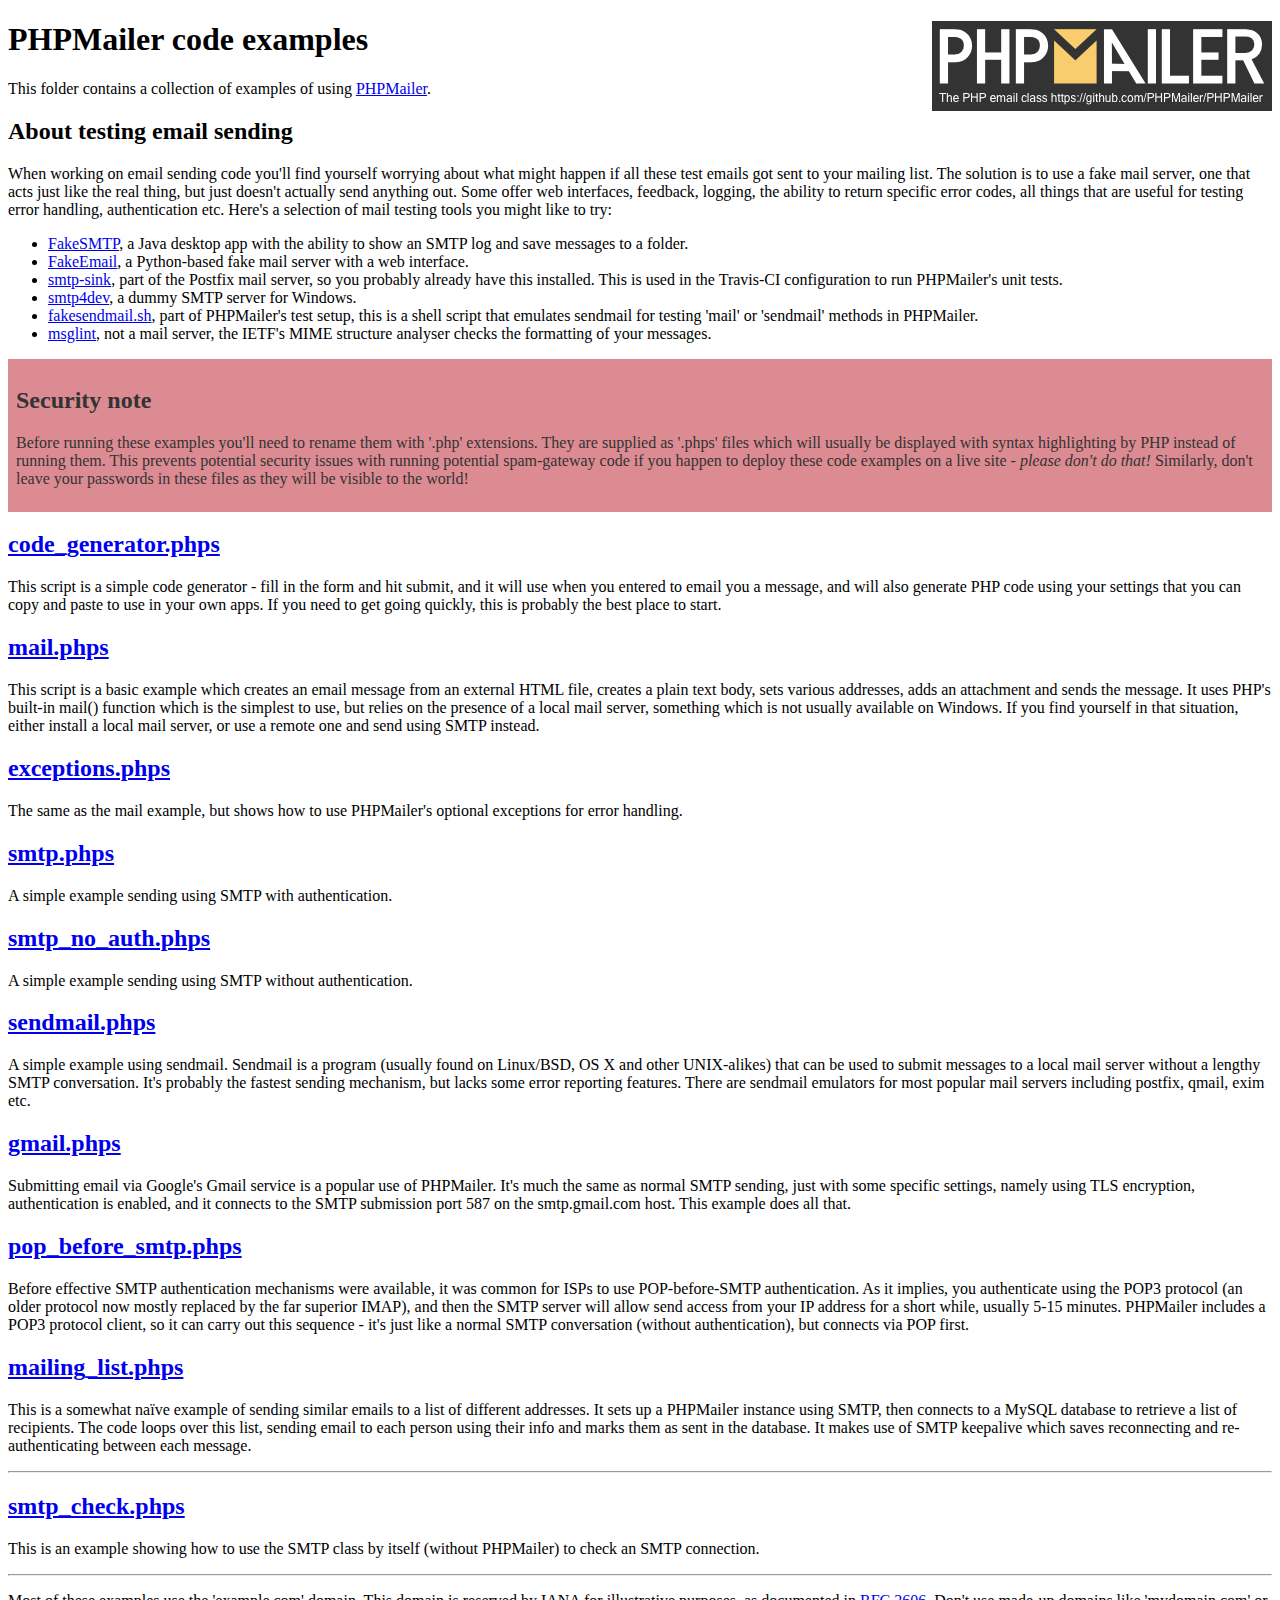
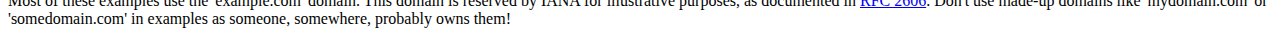
<file: lib/PHPMailer-master/examples/index.html>
<!DOCTYPE html>
<html>
<head>
	<meta charset="UTF-8">
	<title>PHPMailer Examples</title>
</head>
<body>
<h1>PHPMailer code examples<a href="https://github.com/PHPMailer/PHPMailer"><img src="images/phpmailer.png" style="float:right; border:0;" alt="PHPMailer logo"></a></h1>
<p>This folder contains a collection of examples of using <a href="https://github.com/PHPMailer/PHPMailer">PHPMailer</a>.</p>
<h2>About testing email sending</h2>
<p>When working on email sending code you'll find yourself worrying about what might happen if all these test emails got sent to your mailing list. The solution is to use a fake mail server, one that acts just like the real thing, but just doesn't actually send anything out. Some offer web interfaces, feedback, logging, the ability to return specific error codes, all things that are useful for testing error handling, authentication etc. Here's a selection of mail testing tools you might like to try:</p>
<ul>
  <li><a href="https://github.com/Nilhcem/FakeSMTP">FakeSMTP</a>, a Java desktop app with the ability to show an SMTP log and save messages to a folder. </li>
  <li><a href="https://github.com/isotoma/FakeEmail">FakeEmail</a>, a Python-based fake mail server with a web interface.</li>
  <li><a href="http://www.postfix.org/smtp-sink.1.html">smtp-sink</a>, part of the Postfix mail server, so you probably already have this installed. This is used in the Travis-CI configuration to run PHPMailer's unit tests.</li>
  <li><a href="http://smtp4dev.codeplex.com">smtp4dev</a>, a dummy SMTP server for Windows.</li>
  <li><a href="https://github.com/PHPMailer/PHPMailer/blob/master/test/fakesendmail.sh">fakesendmail.sh</a>, part of PHPMailer's test setup, this is a shell script that emulates sendmail for testing 'mail' or 'sendmail' methods in PHPMailer.</li>
  <li><a href="http://tools.ietf.org/tools/msglint/">msglint</a>, not a mail server, the IETF's MIME structure analyser checks the formatting of your messages.</li>
</ul>
<div style="padding: 8px; color: #333333; background-color: #dc8b92">
<h2>Security note</h2>
<p>Before running these examples you'll need to rename them with '.php' extensions. They are supplied as '.phps' files which will usually be displayed with syntax highlighting by PHP instead of running them. This prevents potential security issues with running potential spam-gateway code if you happen to deploy these code examples on a live site - <em>please don't do that!</em> Similarly, don't leave your passwords in these files as they will be visible to the world!</p>
</div>
<h2><a href="code_generator.phps">code_generator.phps</a></h2>
<p>This script is a simple code generator - fill in the form and hit submit, and it will use when you entered to email you a message, and will also generate PHP code using your settings that you can copy and paste to use in your own apps. If you need to get going quickly, this is probably the best place to start.</p>
<h2><a href="mail.phps">mail.phps</a></h2>
<p>This script is a basic example which creates an email message from an external HTML file, creates a plain text body, sets various addresses, adds an attachment and sends the message. It uses PHP's built-in mail() function which is the simplest to use, but relies on the presence of a local mail server, something which is not usually available on Windows. If you find yourself in that situation, either install a local mail server, or use a remote one and send using SMTP instead.</p>
<h2><a href="exceptions.phps">exceptions.phps</a></h2>
<p>The same as the mail example, but shows how to use PHPMailer's optional exceptions for error handling.</p>
<h2><a href="smtp.phps">smtp.phps</a></h2>
<p>A simple example sending using SMTP with authentication.</p>
<h2><a href="smtp_no_auth.phps">smtp_no_auth.phps</a></h2>
<p>A simple example sending using SMTP without authentication.</p>
<h2><a href="sendmail.phps">sendmail.phps</a></h2>
<p>A simple example using sendmail. Sendmail is a program (usually found on Linux/BSD, OS X and other UNIX-alikes) that can be used to submit messages to a local mail server without a lengthy SMTP conversation. It's probably the fastest sending mechanism, but lacks some error reporting features. There are sendmail emulators for most popular mail servers including postfix, qmail, exim etc.</p>
<h2><a href="gmail.phps">gmail.phps</a></h2>
<p>Submitting email via Google's Gmail service is a popular use of PHPMailer. It's much the same as normal SMTP sending, just with some specific settings, namely using TLS encryption, authentication is enabled, and it connects to the SMTP submission port 587 on the smtp.gmail.com host. This example does all that.</p>
<h2><a href="pop_before_smtp.phps">pop_before_smtp.phps</a></h2>
<p>Before effective SMTP authentication mechanisms were available, it was common for ISPs to use POP-before-SMTP authentication. As it implies, you authenticate using the POP3 protocol (an older protocol now mostly replaced by the far superior IMAP), and then the SMTP server will allow send access from your IP address for a short while, usually 5-15 minutes. PHPMailer includes a POP3 protocol client, so it can carry out this sequence - it's just like a normal SMTP conversation (without authentication), but connects via POP first.</p>
<h2><a href="mailing_list.phps">mailing_list.phps</a></h2>
<p>This is a somewhat naïve example of sending similar emails to a list of different addresses. It sets up a PHPMailer instance using SMTP, then connects to a MySQL database to retrieve a list of recipients. The code loops over this list, sending email to each person using their info and marks them as sent in the database. It makes use of SMTP keepalive which saves reconnecting and re-authenticating between each message.</p>
<hr>
<h2><a href="smtp_check.phps">smtp_check.phps</a></h2>
<p>This is an example showing how to use the SMTP class by itself (without PHPMailer) to check an SMTP connection.</p>
<hr>
<p>Most of these examples use the 'example.com' domain. This domain is reserved by IANA for illustrative purposes, as documented in <a href="http://tools.ietf.org/html/rfc2606">RFC 2606</a>. Don't use made-up domains like 'mydomain.com' or 'somedomain.com' in examples as someone, somewhere, probably owns them!</p>
</body>
</html>
</file>
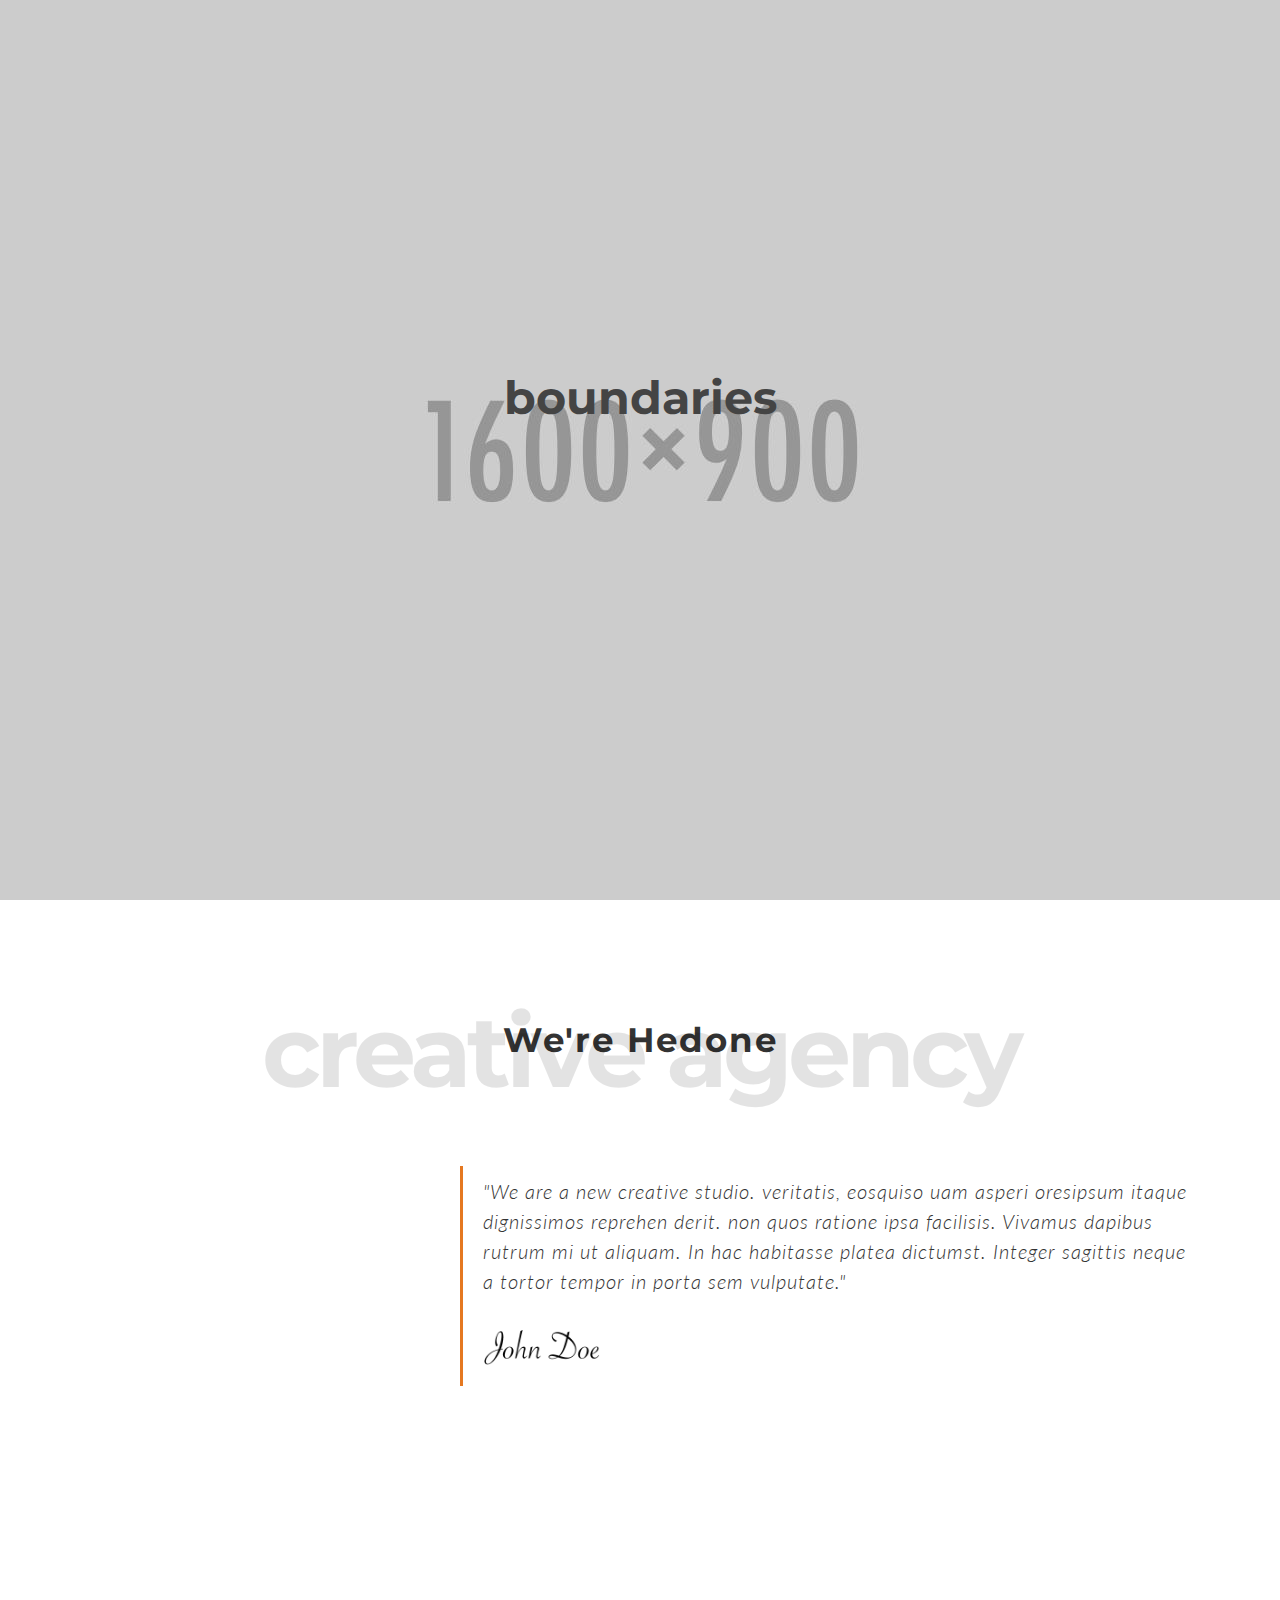
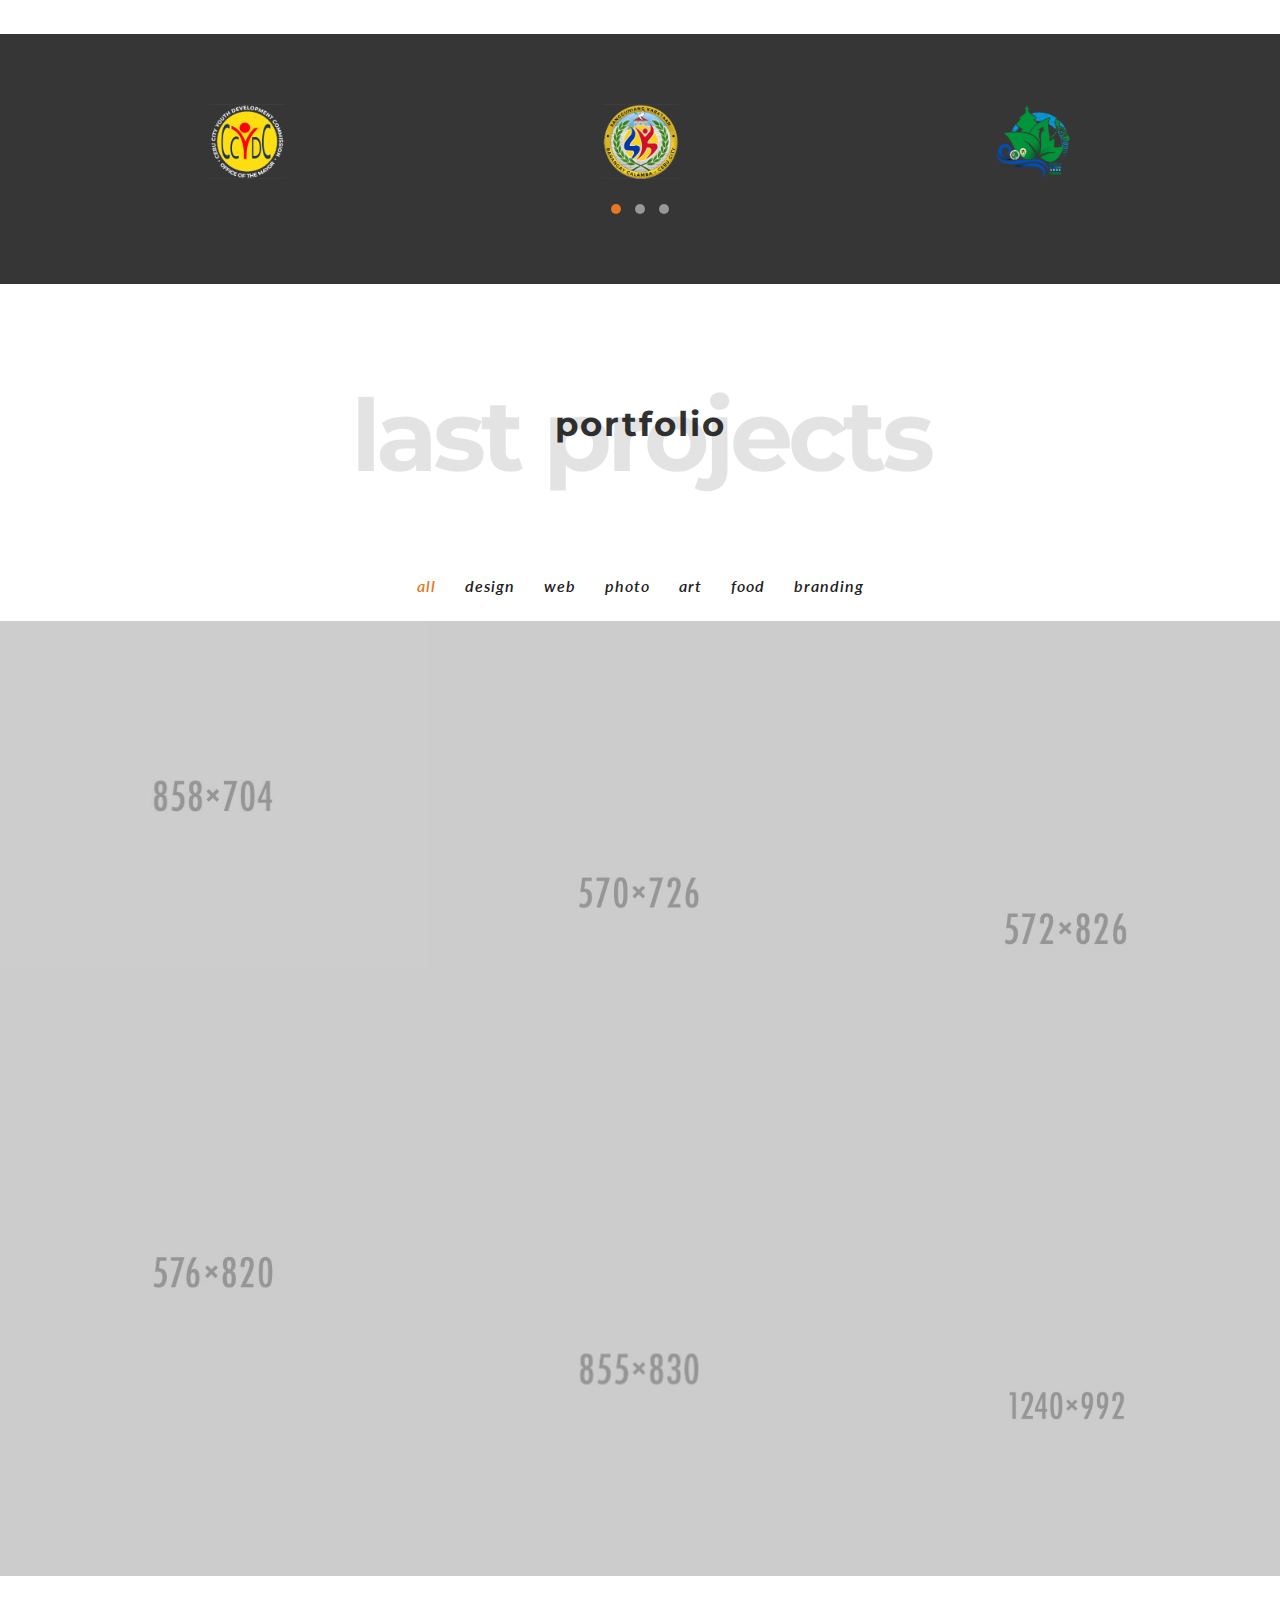
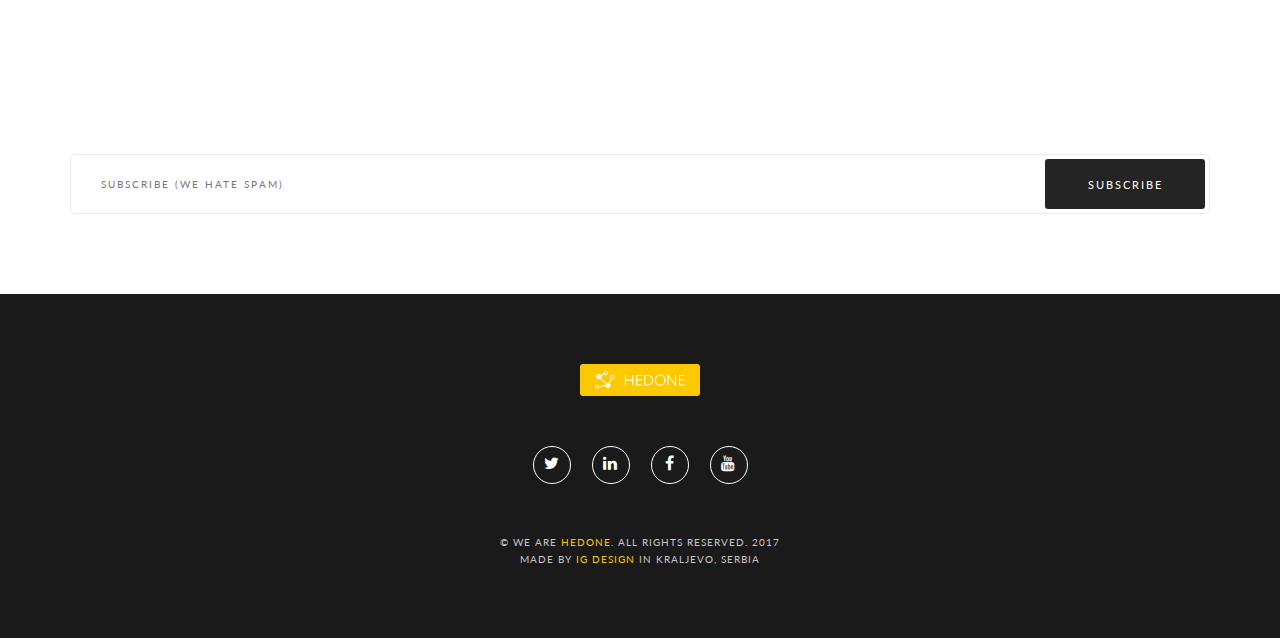
<file: agency.html>
<!DOCTYPE html>
<html lang="en">
    <head>
        <meta charset="utf-8">
        <meta http-equiv="X-UA-Compatible" content="IE=edge">
        <meta name="viewport" content="width=device-width, initial-scale=1">
        <!-- The above 3 meta tags *must* come first in the head; any other head content must come *after* these tags -->

        <title>Agency</title>

        <link rel="shortcut icon" type="image/x-icon" href="assets/img/molecule.png">

        <!-- Bootstrap -->
        <link href="assets/css/bootstrap.min.css" rel="stylesheet">

        <!-- HTML5 shim and Respond.js for IE8 support of HTML5 elements and media queries -->
        <!-- WARNING: Respond.js doesn't work if you view the page via file:// -->
        <!--[if lt IE 9]>
          <script src="https://oss.maxcdn.com/html5shiv/3.7.3/html5shiv.min.js"></script>
          <script src="https://oss.maxcdn.com/respond/1.4.2/respond.min.js"></script>
        <![endif]-->

        <link href="assets/css/animations.css" rel="stylesheet" type="text/css"/>
        <link href="assets/css/font-awesome.min.css" rel="stylesheet" type="text/css"/>
        <link href="assets/css/owl.carousel.custom.css" rel="stylesheet" type="text/css"/>
        <link href="assets/css/hedone.css" rel="stylesheet" type="text/css"/>
        <link href="assets/css/colors.css" rel="stylesheet" type="text/css"/>

        <!--[if lte IE 9]>
        <link href="assets/css/animations-ie-fix.css" rel="stylesheet" type="text/css"/>
        <![endif]-->
    </head>
	<body class="royal_preloader">	
	
		<!-- PRELOADER -->
		<div id="royal_preloader"></div>

        <!-- TOP SCROLL -->
        <div id="top-home-scroll"></div>
        <a href="#top-home-scroll" class="scroll-to-top-arrow-button"></a>
        
        <!-- AJAX LOADER -->
        <div id="ajax-loader" class="loader loader-default" data-half="" data-text="Loading..."></div>
        
        <!-- IS MOBILE HACK -->
        <div id="isMobile"></div>

        <!-- HEADER -->
        <header>
            <div class="animatedParent animateOnce">
                <div class="nav-back animated fadeInDown">
                    <nav class="navbar">
                        <div class="container-fluid">
                            <div class="container">
                                <div class="row">
                                    <div class="hedone-menu-header">
                                        <div class="nav-button">
                                            <i class="fa fa-bars"></i>
                                        </div>
                                        <!-- SITE LOGO -->
                                        <div class="site-branding">
                                            <a href="index.html">
                                                <img src="assets/img/site-logo.png" alt="brand logo"/>
                                            </a>
                                        </div>      
                                    </div>
                                    <!-- PRIMARY MENU -->
                                    <div id="Hedone" class="hedone-menu-container">
                                        <div class="navbar-right">
                                            <ul class="hedone-menu">
                                                <li class="menu-item menu-item menu-item-has-children current-page-ancestor current-menu-ancestor current-menu-parent current-page-parent current_page_parent current_page_ancestor">
                                                    <a href="#">Home</a>
                                                    <ul class="sub-menu">
                                                        <li class="menu-item">
                                                            <a href="index.html">text effects on load</a>
                                                        </li>
                                                        <li class="menu-item">
                                                            <a href="home-slider.html">home slider</a>
                                                        </li>
                                                        <li class="menu-item">
                                                            <a href="home-video.html">home video</a>
                                                        </li>
                                                        <li class="menu-item">
                                                            <a href="home-fullscreen.html">home fullscreen</a>
                                                        </li>
                                                        <li class="menu-item current-menu-item">
                                                            <a href="agency.html">design agency-animated</a>
                                                        </li>
                                                        <li class="menu-item">
                                                            <a href="one-page.html">one-page version</a>
                                                        </li>
                                                    </ul>
                                                </li>
                                                <li class="menu-item">
                                                    <a href="about.html">About</a>
                                                </li>
                                                <li class="menu-item">
                                                    <a href="services.html">services</a>
                                                </li>
                                                <li class="menu-item">
                                                    <a href="portfolio.html">portfolio</a>
                                                </li>
                                                <li class="menu-item">
                                                    <a href="blog.html">blog</a>
                                                </li>
                                                <li class="menu-item">
                                                    <a href="contact.html">contact</a>
                                                </li>
                                                <li class="menu-item">
                                                    <a href="elements.html">elements</a>
                                                </li>
                                            </ul>
                                        </div>
                                    </div>
                                </div>
                            </div>
                        </div>
                    </nav>
                </div>
            </div>
        </header>
        <!-- HEADER END -->

        <!-- HERO SECTION -->
        <div class="hero-agency-image" style="background-image: url(assets/img/agency.jpg);">
            <div class="slide-wrap">
                <div class="container">
                    <div class="row text-center">
                        <div class="animatedParent animateOnce"> 
                            <div class="slider-text-top animated fadeInDown">moving</div>
                            <div class="slider-text-mid animated fadeInShake delay-750">boundaries</div>
                            <div class="slider-line animated fadeInUp delay-750"></div>
                            <div class="text-bottom animated fadeInUp delay-1250">into digital solution</div>
                            <a href="#about-home" class="home-move-button animated fadeInUp delay-1500"></a>
                        </div>
                    </div>
                </div>
            </div>
        </div>

        <!-- ABOUT SECTION -->
        <section id="about-home" class="padding-top-120px white-background animation-overflow">
            <div class="container">
                <div class="row">
                    <div class="animatedParent animateOnce">
                        <h3 class="head-h3">We're Hedone</h3>
                        <p class="head-subtitle">creative agency</p>
                    </div>
                </div>
                <div class="row">
                    <div class="animatedParent animateOnce">
                        <div class="col-sm-4">
                            <img class="img-responsive animated fadeInUp delay-500" alt="about us" src="assets/img/about_1.jpg">
                        </div>
                        <div class="col-sm-8">
                            <blockquote class="quote">
                                "We are a new creative studio. veritatis, eosquiso uam asperi oresipsum itaque dignissimos reprehen derit. non quos ratione ipsa facilisis. Vivamus dapibus rutrum mi ut aliquam. In hac habitasse platea dictumst. Integer sagittis neque a tortor tempor in porta sem vulputate."
                            </blockquote>
                        </div>
                    </div>
                </div>
            </div>
        </section>
        
        <!-- BRANDING SLIDER -->
        <div class="padding-top-bottom-60px dark-background keep-z-index">
            <div class="container">
                <div class="row">
                    <div class="brand-slider owl-carousel owl-theme animatedParent animateOnce">
                        <div class="item">
                            <div class="brand-logo-holder">
                                <img src="assets/img/white1.png" alt="brand logo"/>
                            </div>
                        </div>
                        <div class="item">
                            <div class="brand-logo-holder">
                                <img src="assets/img/white2.png" alt="brand logo"/>
                            </div>
                        </div>
                        <div class="item">
                            <div class="brand-logo-holder">
                                <img src="assets/img/white3.png" alt="brand logo"/>
                            </div>
                        </div><div class="item">
                            <div class="brand-logo-holder">
                                <img src="assets/img/white4.png" alt="brand logo"/>
                            </div>
                        </div><div class="item">
                            <div class="brand-logo-holder">
                                <img src="assets/img/white5.png" alt="brand logo"/>
                            </div>
                        </div><div class="item">
                            <div class="brand-logo-holder">
                                <img src="assets/img/white6.png" alt="brand logo"/>
                            </div>
                        </div><div class="item">
                            <div class="brand-logo-holder">
                                <img src="assets/img/white1.png" alt="brand logo"/>
                            </div>
                        </div><div class="item">
                            <div class="brand-logo-holder">
                                <img src="assets/img/white2.png" alt="brand logo"/>
                            </div>
                        </div><div class="item">
                            <div class="brand-logo-holder">
                                <img src="assets/img/white3.png" alt="brand logo"/>
                            </div>
                        </div>
                    </div>
                </div>
            </div>
        </div>
        
        <!-- PROJECTS SECTION -->
        <section class="padding-top-bottom-120px white-background animation-overflow">
            <div class="container">
                <div class="row">
                    <div class="animatedParent animateOnce">
                        <h3 class="head-h3">portfolio</h3>
                        <p class="head-subtitle">last projects</p>
                    </div>
                </div>
                <!-- FILTERS -->
                <div class="row">
                    <div class="col-xs-12 padding-top-bottom-20px">
                        <ul class="portfolio-filter">
                            <li><a href="#" data-filter="*" class="current">all</a></li>
                            <li><a href="#" data-filter=".design">design</a></li>
                            <li><a href="#" data-filter=".web">web</a></li>
                            <li><a href="#" data-filter=".photo">photo</a></li>
                            <li><a href="#" data-filter=".art">art</a></li>
                            <li><a href="#" data-filter=".food">food</a></li>
                            <li><a href="#" data-filter=".branding">branding</a></li>
                        </ul>
                    </div>
                </div>
                <div class="clearfix"></div>
            </div>

            <!-- PROJECTS -->
            <div class="container-fluid max-width-1600px">
                <div class="row">
                    <div class="portfolio-container">
                        <!-- 2 col grid @ xs, 3 col grid @ sm, 4 col grid @ md -->
                        <div class="grid-sizer col-xs-12 col-sm-6 col-md-4"></div>
                        <!-- 1 col @ xs, 2 col @ sm, 2 col @ md -->
                        <div class="grid-item col-xs-12 col-sm-6 col-md-4 design">
                            <div class="grid-item-content">
                                <a href="project.html" class="masonry-portfolio-box-link">
                                    <div class="masonry-portfolio-box-mask">
                                        <div class="portfolio-mask-title">project title<br>
                                            <span class="portfolio-mask-subtitle" style="">subtitle</span>
                                        </div>
                                    </div>
                                    <img src="assets/img/project-1.jpg" alt="project" class="img-responsive"/>
                                </a>
                            </div>
                        </div>
                        <!-- 1 col @ xs, 2 col @ sm, 2 col @ md -->
                        <div class="grid-item col-xs-12 col-sm-6 col-md-4 photo">
                            <div class="grid-item-content">
                                <a href="project.html" class="masonry-portfolio-box-link">
                                    <div class="masonry-portfolio-box-mask">
                                        <div class="portfolio-mask-title">project title<br>
                                            <span class="portfolio-mask-subtitle" style="">subtitle</span>
                                        </div>
                                    </div>
                                    <img src="assets/img/project-2.jpg" alt="project" class="img-responsive"/>
                                </a>
                            </div>
                        </div>
                        <!-- 1 col @ xs, 2 col @ sm, 2 col @ md -->
                        <div class="grid-item col-xs-12 col-sm-6 col-md-4 art web">
                            <div class="grid-item-content">
                                <a href="project.html" class="masonry-portfolio-box-link">
                                    <div class="masonry-portfolio-box-mask">
                                        <div class="portfolio-mask-title">project title<br>
                                            <span class="portfolio-mask-subtitle" style="">subtitle</span>
                                        </div>
                                    </div>
                                    <img src="assets/img/project-3.jpg" alt="project" class="img-responsive"/>
                                </a>
                            </div>
                        </div>
                        <!-- 1 col @ xs, 2 col @ sm, 2 col @ md -->
                        <div class="grid-item col-xs-12 col-sm-6 col-md-4 food">
                            <div class="grid-item-content">
                                <a href="project.html" class="masonry-portfolio-box-link">
                                    <div class="masonry-portfolio-box-mask">
                                        <div class="portfolio-mask-title">project title<br>
                                            <span class="portfolio-mask-subtitle" style="">subtitle</span>
                                        </div>
                                    </div>
                                    <img src="assets/img/project-4.jpg" alt="project" class="img-responsive"/>
                                </a>
                            </div>
                        </div>
                        <!-- 1 col @ xs, 2 col @ sm, 2 col @ md -->
                        <div class="grid-item col-xs-12 col-sm-6 col-md-4 design branding">
                            <div class="grid-item-content">
                                <a href="project.html" class="masonry-portfolio-box-link">
                                    <div class="masonry-portfolio-box-mask">
                                        <div class="portfolio-mask-title">project title<br>
                                            <span class="portfolio-mask-subtitle" style="">subtitle</span>
                                        </div>
                                    </div>
                                    <img src="assets/img/project-5.jpg" alt="project" class="img-responsive"/>
                                </a>
                            </div>
                        </div>
                        <!-- 1 col @ xs, 2 col @ sm, 2 col @ md -->
                        <div class="grid-item col-xs-12 col-sm-6 col-md-4 photo">
                            <div class="grid-item-content">
                                <a href="project.html" class="masonry-portfolio-box-link">
                                    <div class="masonry-portfolio-box-mask">
                                        <div class="portfolio-mask-title">project title<br>
                                            <span class="portfolio-mask-subtitle" style="">subtitle</span>
                                        </div>
                                    </div>
                                    <img src="assets/img/project-6.jpg" alt="project" class="img-responsive"/>
                                </a>
                            </div>
                        </div>
                    </div>
                </div>
                <div class="clearfix"></div>
            </div>
        </section>

        <!-- SUBSCRIBE SECTION -->
        <div class="padding-top-bottom-60px white-background">
            <div class="container">
                <div class="row">
                    <div class="col-xs-12">
                        <form id="subscribe-form" name="subscribe-form" method="post">
                            <input id="subscribe-email" type="text" placeholder="subscribe (we hate spam)" name="email" required="required" class="subscribe-style">
                            <button type="button" data-value="subscribe" data-wait="Please wait..." class="w-button subscribe-button">subscribe</button>
                        </form>
                        <div class="alert alert-success contact-form-done no-border-radius">
                            <p>Thank you! Your submission has been received!</p>
                        </div>
                    </div>
                </div>
            </div>
        </div>

        <!-- FOOTER -->
        <footer class="footer">
            <div class="container">
                <div class="row">
                    <div class="footer-logo">
                        <img src="assets/img/logo-white.png" alt="footer logo"/>
                    </div>
                    <div class="footer-social-block">
                        <a href="#" class="w-inline-block social-wrap">
                            <i class="fa fa-twitter"></i>
                        </a>
                        <a href="#" class="w-inline-block social-wrap">
                            <i class="fa fa-linkedin"></i>
                        </a>
                        <a href="#" class="w-inline-block social-wrap">
                            <i class="fa fa-facebook"></i>
                        </a>
                        <a href="#" class="w-inline-block social-wrap">
                            <i class="fa fa-youtube"></i>
                        </a>
                    </div>
                    <div class="footer-text">
                        © We are <span class="footer-text-span">Hedone</span>. All rights reserved. 2017<br>Made by <span class="footer-text-span">IG Design</span> in Kraljevo, Serbia
                    </div>
                </div>
            </div>
        </footer>


        <!-- jQuery (necessary for Bootstrap's JavaScript plugins) -->
        <script src="assets/js/jquery.js"></script>
        <!-- Include all compiled plugins (below), or include individual files as needed -->
        <script src="assets/js/bootstrap.min.js"></script>
        <!-- PLUGINS -->
        <script src="assets/js/plugins.js" type="text/javascript"></script>
        <!-- MAIN JS -->
        <script src="assets/js/main.js" type="text/javascript"></script>
    </body>
</html>
</file>
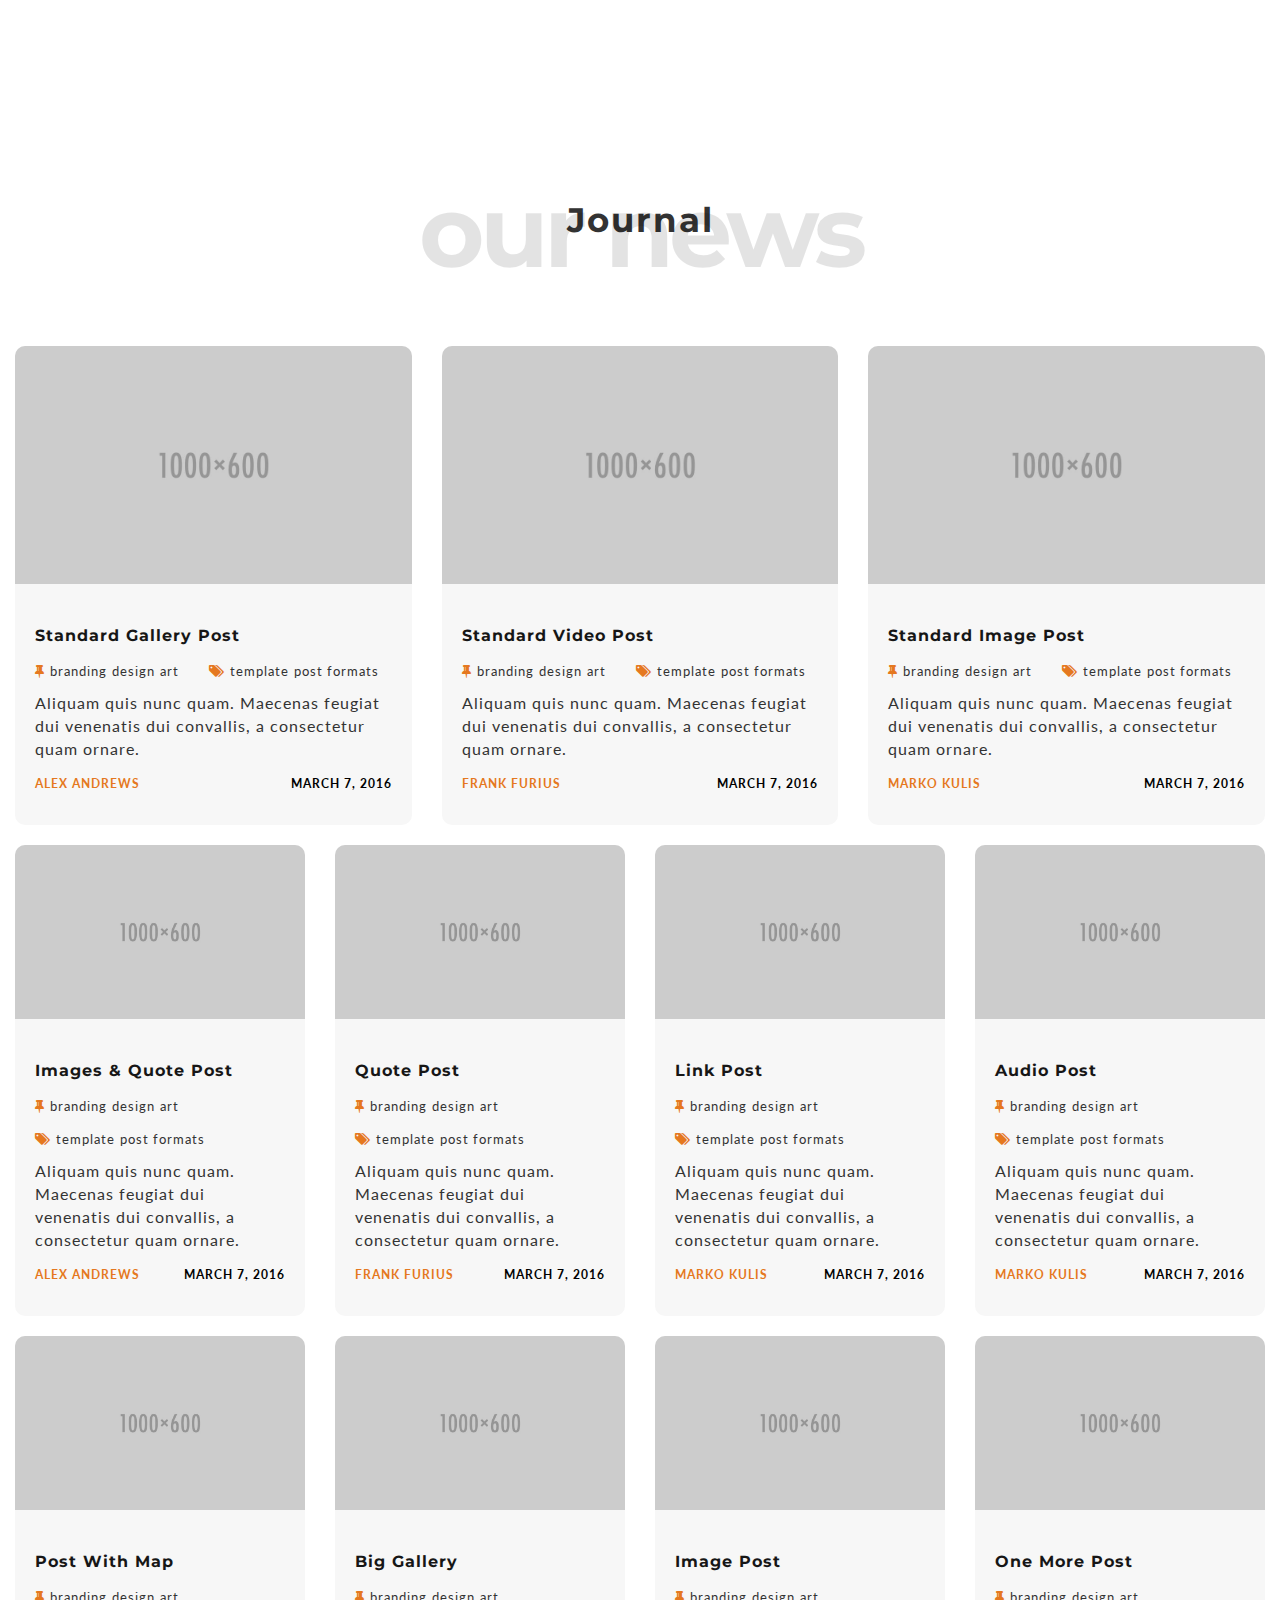
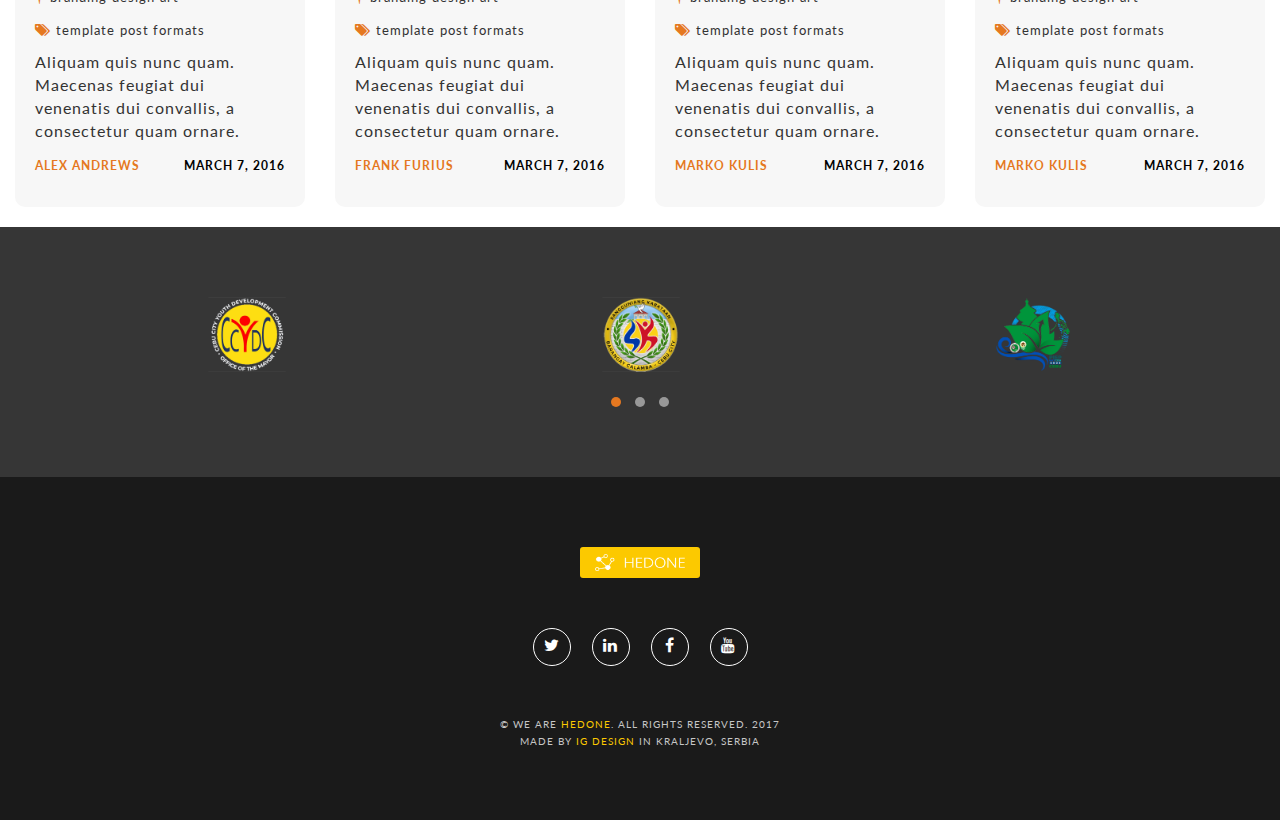
<file: blog.html>
<!DOCTYPE html>
<html lang="en">
    <head>
        <meta charset="utf-8">
        <meta http-equiv="X-UA-Compatible" content="IE=edge">
        <meta name="viewport" content="width=device-width, initial-scale=1">
        <!-- The above 3 meta tags *must* come first in the head; any other head content must come *after* these tags -->

        <title>Blog</title>

        <link rel="shortcut icon" type="image/x-icon" href="assets/img/molecule.png">

        <!-- Bootstrap -->
        <link href="assets/css/bootstrap.min.css" rel="stylesheet">

        <!-- HTML5 shim and Respond.js for IE8 support of HTML5 elements and media queries -->
        <!-- WARNING: Respond.js doesn't work if you view the page via file:// -->
        <!--[if lt IE 9]>
          <script src="https://oss.maxcdn.com/html5shiv/3.7.3/html5shiv.min.js"></script>
          <script src="https://oss.maxcdn.com/respond/1.4.2/respond.min.js"></script>
        <![endif]-->

        <link href="assets/css/animations.css" rel="stylesheet" type="text/css"/>
        <link href="assets/css/font-awesome.min.css" rel="stylesheet" type="text/css"/>
        <link href="assets/css/owl.carousel.custom.css" rel="stylesheet" type="text/css"/>
        <link href="assets/css/hedone.css" rel="stylesheet" type="text/css"/>
        <link href="assets/css/colors.css" rel="stylesheet" type="text/css"/>

        <!--[if lte IE 9]>
        <link href="assets/css/animations-ie-fix.css" rel="stylesheet" type="text/css"/>
        <![endif]-->
    </head>
	<body class="royal_preloader">	
	
		<!-- PRELOADER -->
		<div id="royal_preloader"></div>

        <!-- TOP SCROLL -->
        <div id="top-home-scroll"></div>
        <a href="#top-home-scroll" class="scroll-to-top-arrow-button"></a>
        
        <!-- AJAX LOADER -->
        <div id="ajax-loader" class="loader loader-default" data-half="" data-text="Loading..."></div>
        
        <!-- IS MOBILE HACK -->
        <div id="isMobile"></div>

        <!-- HEADER -->
        <header>
            <div class="animatedParent animateOnce">
                <div class="nav-back animated fadeInDown">
                    <nav class="navbar">
                        <div class="container-fluid">
                            <div class="container">
                                <div class="row">
                                    <div class="hedone-menu-header">
                                        <div class="nav-button">
                                            <i class="fa fa-bars"></i>
                                        </div>
                                        <!-- SITE LOGO -->
                                        <div class="site-branding">
                                            <a href="index.html">
                                                <img src="assets/img/site-logo.png" alt="brand logo"/>
                                            </a>
                                        </div>      
                                    </div>
                                    <!-- PRIMARY MENU -->
                                    <div id="Hedone" class="hedone-menu-container">
                                        <div class="navbar-right">
                                            <ul class="hedone-menu">
                                                <li class="menu-item menu-item-has-children">
                                                    <a href="#">Home</a>
                                                    <ul class="sub-menu">
                                                        <li class="menu-item">
                                                            <a href="index.html">text effects on load</a>
                                                        </li>
                                                        <li class="menu-item">
                                                            <a href="home-slider.html">home slider</a>
                                                        </li>
                                                        <li class="menu-item">
                                                            <a href="home-video.html">home video</a>
                                                        </li>
                                                        <li class="menu-item">
                                                            <a href="home-fullscreen.html">home fullscreen</a>
                                                        </li>
                                                        <li class="menu-item">
                                                            <a href="agency.html">design agency-animated</a>
                                                        </li>
                                                        <li class="menu-item">
                                                            <a href="one-page.html">one-page version</a>
                                                        </li>
                                                    </ul>
                                                </li>
                                                <li class="menu-item">
                                                    <a href="about.html">About</a>
                                                </li>
                                                <li class="menu-item">
                                                    <a href="services.html">services</a>
                                                </li>
                                                <li class="menu-item">
                                                    <a href="portfolio.html">portfolio</a>
                                                </li>
                                                <li class="menu-item current-menu-item">
                                                    <a href="blog.html">blog</a>
                                                </li>
                                                <li class="menu-item">
                                                    <a href="contact.html">contact</a>
                                                </li>
                                                <li class="menu-item">
                                                    <a href="elements.html">elements</a>
                                                </li>
                                            </ul>
                                        </div>
                                    </div>
                                </div>
                            </div>
                        </div>
                    </nav>
                </div>
            </div>
        </header>
        <!-- HEADER END -->

        <!-- TOP PAGE MARGIN -->
        <div class="page-top-margin-section-80 white-background"></div>
        
        <!-- BLOG SECTION-->
        <section class="padding-top-120px white-background">
            <div class="container">
                <div class="row">
                    <div class="animatedParent animateOnce">
                        <h3 class="head-h3">Journal</h3>
                        <p class="head-subtitle">our news</p>
                    </div>
                </div>
            </div>
            <!-- BLOG LISTING THREE COLUMNS -->
            <div class="container-fluid">
                <div class="row">
                    <div class="blog-page-listing animatedParent animateOnce">
                        <div class="col-sm-6 col-md-4">
                            <article>
                                <div class="blog-page-post-wrapp animated">
                                    <img class="blog-page-post-img" src="assets/img/post-4.jpg" alt="Standard Gallery Post"/>
                                    <h2 class="blog-page-post-head-h2"><a href="standard-gallery-post.html">Standard Gallery Post</a></h2>
                                    <ul class="blog_post_category">
                                        <li><i class="fa fa-thumb-tack"></i></li>
                                        <li><a href="#category">branding</a></li>
                                        <li><a href="#category">design</a></li>
                                        <li><a href="#category">art</a></li>
                                    </ul>
                                    <ul class="blog_post_tags">
                                        <li><i class="fa fa-tags"></i></li>
                                        <li><a href="#category">template</a></li>
                                        <li><a href="#category">post formats</a></li>
                                    </ul>
                                    <div class="blog-page-post-content">
                                        <p>Aliquam quis nunc quam. Maecenas feugiat dui venenatis dui convallis, a consectetur quam ornare.</p>
                                    </div>
                                    <div class="blog-page-post-author">
                                        <a href="#author-link">Alex Andrews</a>
                                    </div>
                                    <div class="blog-page-post-date">
                                        <a href="#published">March 7, 2016</a>
                                    </div>
                                </div>
                            </article>
                        </div>
                        <div class="col-sm-6 col-md-4">
                            <article>
                                <div class="blog-page-post-wrapp animated">
                                    <img class="blog-page-post-img" src="assets/img/post-2.jpg" alt="Standard Video Post"/>
                                    <h2 class="blog-page-post-head-h2"><a href="standard-video-post.html">Standard Video Post</a></h2>
                                    <ul class="blog_post_category">
                                        <li><i class="fa fa-thumb-tack"></i></li>
                                        <li><a href="#category">branding</a></li>
                                        <li><a href="#category">design</a></li>
                                        <li><a href="#category">art</a></li>
                                    </ul>
                                    <ul class="blog_post_tags">
                                        <li><i class="fa fa-tags"></i></li>
                                        <li><a href="#category">template</a></li>
                                        <li><a href="#category">post formats</a></li>
                                    </ul>
                                    <div class="blog-page-post-content">
                                        <p>Aliquam quis nunc quam. Maecenas feugiat dui venenatis dui convallis, a consectetur quam ornare.</p>
                                    </div>
                                    <div class="blog-page-post-author">
                                        <a href="#author-link">Frank Furius</a>
                                    </div>
                                    <div class="blog-page-post-date">
                                        <a href="#published">March 7, 2016</a>
                                    </div>
                                </div>
                            </article>
                        </div>
                        <div class="col-sm-6 col-md-4">
                            <article>
                                <div class="blog-page-post-wrapp animated">
                                    <img class="blog-page-post-img" src="assets/img/post-1.jpg" alt="Standard Image Post"/>
                                    <h2 class="blog-page-post-head-h2"><a href="standard-image-post.html">Standard Image Post</a></h2>
                                    <ul class="blog_post_category">
                                        <li><i class="fa fa-thumb-tack"></i></li>
                                        <li><a href="#category">branding</a></li>
                                        <li><a href="#category">design</a></li>
                                        <li><a href="#category">art</a></li>
                                    </ul>
                                    <ul class="blog_post_tags">
                                        <li><i class="fa fa-tags"></i></li>
                                        <li><a href="#category">template</a></li>
                                        <li><a href="#category">post formats</a></li>
                                    </ul>
                                    <div class="blog-page-post-content">
                                        <p>Aliquam quis nunc quam. Maecenas feugiat dui venenatis dui convallis, a consectetur quam ornare.</p>
                                    </div>
                                    <div class="blog-page-post-author">
                                        <a href="#author-link">Marko Kulis</a>
                                    </div>
                                    <div class="blog-page-post-date">
                                        <a href="#published">March 7, 2016</a>
                                    </div>
                                </div>
                            </article>
                        </div>
                    </div>
                </div>
            </div>

            <!-- BLOG LISTING FOUR COLUMNS -->
            <div class="container-fluid">
                <div class="row">
                    <div class="blog-page-listing animatedParent animateOnce">
                        <div class="col-sm-6 col-md-3">
                            <article>
                                <div class="blog-page-post-wrapp animated">
                                    <img class="blog-page-post-img" src="assets/img/post-5.jpg" alt="Images & Quote Post"/>
                                    <h2 class="blog-page-post-head-h2"><a href="images-and-quote-post.html">Images & Quote Post</a></h2>
                                    <ul class="blog_post_category">
                                        <li><i class="fa fa-thumb-tack"></i></li>
                                        <li><a href="#category">branding</a></li>
                                        <li><a href="#category">design</a></li>
                                        <li><a href="#category">art</a></li>
                                    </ul>
                                    <ul class="blog_post_tags">
                                        <li><i class="fa fa-tags"></i></li>
                                        <li><a href="#category">template</a></li>
                                        <li><a href="#category">post formats</a></li>
                                    </ul>
                                    <div class="blog-page-post-content">
                                        <p>Aliquam quis nunc quam. Maecenas feugiat dui venenatis dui convallis, a consectetur quam ornare.</p>
                                    </div>
                                    <div class="blog-page-post-author">
                                        <a href="#author-link">Alex Andrews</a>
                                    </div>
                                    <div class="blog-page-post-date">
                                        <a href="#published">March 7, 2016</a>
                                    </div>
                                </div>
                            </article>
                        </div>
                        <div class="col-sm-6 col-md-3">
                            <article>
                                <div class="blog-page-post-wrapp animated">
                                    <img class="blog-page-post-img" src="assets/img/post-6.jpg" alt="Quote Post"/>
                                    <h2 class="blog-page-post-head-h2"><a href="quote-post.html">Quote Post</a></h2>
                                    <ul class="blog_post_category">
                                        <li><i class="fa fa-thumb-tack"></i></li>
                                        <li><a href="#category">branding</a></li>
                                        <li><a href="#category">design</a></li>
                                        <li><a href="#category">art</a></li>
                                    </ul>
                                    <ul class="blog_post_tags">
                                        <li><i class="fa fa-tags"></i></li>
                                        <li><a href="#category">template</a></li>
                                        <li><a href="#category">post formats</a></li>
                                    </ul>
                                    <div class="blog-page-post-content">
                                        <p>Aliquam quis nunc quam. Maecenas feugiat dui venenatis dui convallis, a consectetur quam ornare.</p>
                                    </div>
                                    <div class="blog-page-post-author">
                                        <a href="#author-link">Frank Furius</a>
                                    </div>
                                    <div class="blog-page-post-date">
                                        <a href="#published">March 7, 2016</a>
                                    </div>
                                </div>
                            </article>
                        </div>
                        <div class="col-sm-6 col-md-3">
                            <article>
                                <div class="blog-page-post-wrapp animated">
                                    <img class="blog-page-post-img" src="assets/img/post-7.jpg" alt="Link Post"/>
                                    <h2 class="blog-page-post-head-h2"><a href="link-post.html">Link Post</a></h2>
                                    <ul class="blog_post_category">
                                        <li><i class="fa fa-thumb-tack"></i></li>
                                        <li><a href="#category">branding</a></li>
                                        <li><a href="#category">design</a></li>
                                        <li><a href="#category">art</a></li>
                                    </ul>
                                    <ul class="blog_post_tags">
                                        <li><i class="fa fa-tags"></i></li>
                                        <li><a href="#category">template</a></li>
                                        <li><a href="#category">post formats</a></li>
                                    </ul>
                                    <div class="blog-page-post-content">
                                        <p>Aliquam quis nunc quam. Maecenas feugiat dui venenatis dui convallis, a consectetur quam ornare.</p>
                                    </div>
                                    <div class="blog-page-post-author">
                                        <a href="#author-link">Marko Kulis</a>
                                    </div>
                                    <div class="blog-page-post-date">
                                        <a href="#published">March 7, 2016</a>
                                    </div>
                                </div>
                            </article>
                        </div>
                        <div class="col-sm-6 col-md-3">
                            <article>
                                <div class="blog-page-post-wrapp animated">
                                    <img class="blog-page-post-img" src="assets/img/post-8.jpg" alt="Audio Post"/>
                                    <h2 class="blog-page-post-head-h2"><a href="audio-post.html">Audio Post</a></h2>
                                    <ul class="blog_post_category">
                                        <li><i class="fa fa-thumb-tack"></i></li>
                                        <li><a href="#category">branding</a></li>
                                        <li><a href="#category">design</a></li>
                                        <li><a href="#category">art</a></li>
                                    </ul>
                                    <ul class="blog_post_tags">
                                        <li><i class="fa fa-tags"></i></li>
                                        <li><a href="#category">template</a></li>
                                        <li><a href="#category">post formats</a></li>
                                    </ul>
                                    <div class="blog-page-post-content">
                                        <p>Aliquam quis nunc quam. Maecenas feugiat dui venenatis dui convallis, a consectetur quam ornare.</p>
                                    </div>
                                    <div class="blog-page-post-author">
                                        <a href="#author-link">Marko Kulis</a>
                                    </div>
                                    <div class="blog-page-post-date">
                                        <a href="#published">March 7, 2016</a>
                                    </div>
                                </div>
                            </article>
                        </div>
                        <div class="clearfix"></div>
                    </div>
                    <div class="blog-page-listing animatedParent animateOnce">
                        <div class="col-sm-6 col-md-3">
                            <article>
                                <div class="blog-page-post-wrapp animated">
                                    <img class="blog-page-post-img" src="assets/img/post-9.jpg" alt="Post With Map"/>
                                    <h2 class="blog-page-post-head-h2"><a href="post-with-map.html">Post With Map</a></h2>
                                    <ul class="blog_post_category">
                                        <li><i class="fa fa-thumb-tack"></i></li>
                                        <li><a href="#category">branding</a></li>
                                        <li><a href="#category">design</a></li>
                                        <li><a href="#category">art</a></li>
                                    </ul>
                                    <ul class="blog_post_tags">
                                        <li><i class="fa fa-tags"></i></li>
                                        <li><a href="#category">template</a></li>
                                        <li><a href="#category">post formats</a></li>
                                    </ul>
                                    <div class="blog-page-post-content">
                                        <p>Aliquam quis nunc quam. Maecenas feugiat dui venenatis dui convallis, a consectetur quam ornare.</p>
                                    </div>
                                    <div class="blog-page-post-author">
                                        <a href="#author-link">Alex Andrews</a>
                                    </div>
                                    <div class="blog-page-post-date">
                                        <a href="#published">March 7, 2016</a>
                                    </div>
                                </div>
                            </article>
                        </div>
                        <div class="col-sm-6 col-md-3">
                            <article>
                                <div class="blog-page-post-wrapp animated">
                                    <img class="blog-page-post-img" src="assets/img/post-10.jpg" alt="Big Gallery"/>
                                    <h2 class="blog-page-post-head-h2"><a href="big-gallery.html">Big Gallery</a></h2>
                                    <ul class="blog_post_category">
                                        <li><i class="fa fa-thumb-tack"></i></li>
                                        <li><a href="#category">branding</a></li>
                                        <li><a href="#category">design</a></li>
                                        <li><a href="#category">art</a></li>
                                    </ul>
                                    <ul class="blog_post_tags">
                                        <li><i class="fa fa-tags"></i></li>
                                        <li><a href="#category">template</a></li>
                                        <li><a href="#category">post formats</a></li>
                                    </ul>
                                    <div class="blog-page-post-content">
                                        <p>Aliquam quis nunc quam. Maecenas feugiat dui venenatis dui convallis, a consectetur quam ornare.</p>
                                    </div>
                                    <div class="blog-page-post-author">
                                        <a href="#author-link">Frank Furius</a>
                                    </div>
                                    <div class="blog-page-post-date">
                                        <a href="#published">March 7, 2016</a>
                                    </div>
                                </div>
                            </article>
                        </div>
                        <div class="col-sm-6 col-md-3">
                            <article>
                                <div class="blog-page-post-wrapp animated">
                                    <img class="blog-page-post-img" src="assets/img/post-11.jpg" alt="Image Post"/>
                                    <h2 class="blog-page-post-head-h2"><a href="image-post.html">Image Post</a></h2>
                                    <ul class="blog_post_category">
                                        <li><i class="fa fa-thumb-tack"></i></li>
                                        <li><a href="#category">branding</a></li>
                                        <li><a href="#category">design</a></li>
                                        <li><a href="#category">art</a></li>
                                    </ul>
                                    <ul class="blog_post_tags">
                                        <li><i class="fa fa-tags"></i></li>
                                        <li><a href="#category">template</a></li>
                                        <li><a href="#category">post formats</a></li>
                                    </ul>
                                    <div class="blog-page-post-content">
                                        <p>Aliquam quis nunc quam. Maecenas feugiat dui venenatis dui convallis, a consectetur quam ornare.</p>
                                    </div>
                                    <div class="blog-page-post-author">
                                        <a href="#author-link">Marko Kulis</a>
                                    </div>
                                    <div class="blog-page-post-date">
                                        <a href="#published">March 7, 2016</a>
                                    </div>
                                </div>
                            </article>
                        </div>
                        <div class="col-sm-6 col-md-3">
                            <article>
                                <div class="blog-page-post-wrapp animated">
                                    <img class="blog-page-post-img" src="assets/img/post-12.jpg" alt="One More Post"/>
                                    <h2 class="blog-page-post-head-h2"><a href="one-more-post.html">One More Post</a></h2>
                                    <ul class="blog_post_category">
                                        <li><i class="fa fa-thumb-tack"></i></li>
                                        <li><a href="#category">branding</a></li>
                                        <li><a href="#category">design</a></li>
                                        <li><a href="#category">art</a></li>
                                    </ul>
                                    <ul class="blog_post_tags">
                                        <li><i class="fa fa-tags"></i></li>
                                        <li><a href="#category">template</a></li>
                                        <li><a href="#category">post formats</a></li>
                                    </ul>
                                    <div class="blog-page-post-content">
                                        <p>Aliquam quis nunc quam. Maecenas feugiat dui venenatis dui convallis, a consectetur quam ornare.</p>
                                    </div>
                                    <div class="blog-page-post-author">
                                        <a href="#author-link">Marko Kulis</a>
                                    </div>
                                    <div class="blog-page-post-date">
                                        <a href="#published">March 7, 2016</a>
                                    </div>
                                </div>
                            </article>
                        </div>
                        <div class="clearfix"></div>
                    </div>
                </div>
            </div>

        </section>
        <!-- END BLOG SECTION -->

        <!-- BRANDING SLIDER -->
        <div class="padding-top-bottom-60px dark-background keep-z-index">
            <div class="container">
                <div class="row">
                    <div class="brand-slider owl-carousel owl-theme animatedParent animateOnce">
                        <div class="item">
                            <div class="brand-logo-holder">
                                <img src="assets/img/white1.png" alt="brand logo"/>
                            </div>
                        </div>
                        <div class="item">
                            <div class="brand-logo-holder">
                                <img src="assets/img/white2.png" alt="brand logo"/>
                            </div>
                        </div>
                        <div class="item">
                            <div class="brand-logo-holder">
                                <img src="assets/img/white3.png" alt="brand logo"/>
                            </div>
                        </div><div class="item">
                            <div class="brand-logo-holder">
                                <img src="assets/img/white4.png" alt="brand logo"/>
                            </div>
                        </div><div class="item">
                            <div class="brand-logo-holder">
                                <img src="assets/img/white5.png" alt="brand logo"/>
                            </div>
                        </div><div class="item">
                            <div class="brand-logo-holder">
                                <img src="assets/img/white6.png" alt="brand logo"/>
                            </div>
                        </div><div class="item">
                            <div class="brand-logo-holder">
                                <img src="assets/img/white1.png" alt="brand logo"/>
                            </div>
                        </div><div class="item">
                            <div class="brand-logo-holder">
                                <img src="assets/img/white2.png" alt="brand logo"/>
                            </div>
                        </div><div class="item">
                            <div class="brand-logo-holder">
                                <img src="assets/img/white3.png" alt="brand logo"/>
                            </div>
                        </div>
                    </div>
                </div>
            </div>
        </div>

        <!-- FOOTER -->
        <footer class="footer">
            <div class="container">
                <div class="row">
                    <div class="footer-logo">
                        <img src="assets/img/logo-white.png" alt="footer logo"/>
                    </div>
                    <div class="footer-social-block">
                        <a href="#" class="w-inline-block social-wrap">
                            <i class="fa fa-twitter"></i>
                        </a>
                        <a href="#" class="w-inline-block social-wrap">
                            <i class="fa fa-linkedin"></i>
                        </a>
                        <a href="#" class="w-inline-block social-wrap">
                            <i class="fa fa-facebook"></i>
                        </a>
                        <a href="#" class="w-inline-block social-wrap">
                            <i class="fa fa-youtube"></i>
                        </a>
                    </div>
                    <div class="footer-text">
                        © We are <span class="footer-text-span">Hedone</span>. All rights reserved. 2017<br>Made by <span class="footer-text-span">IG Design</span> in Kraljevo, Serbia
                    </div>
                </div>
            </div>
        </footer>


        <!-- jQuery (necessary for Bootstrap's JavaScript plugins) -->
        <script src="assets/js/jquery.js"></script>
        <!-- Include all compiled plugins (below), or include individual files as needed -->
        <script src="assets/js/bootstrap.min.js"></script>
        <!-- PLUGINS -->
        <script src="assets/js/plugins.js" type="text/javascript"></script>
        <!-- MAIN JS -->
        <script src="assets/js/main.js" type="text/javascript"></script>
    </body>
</html>
</file>
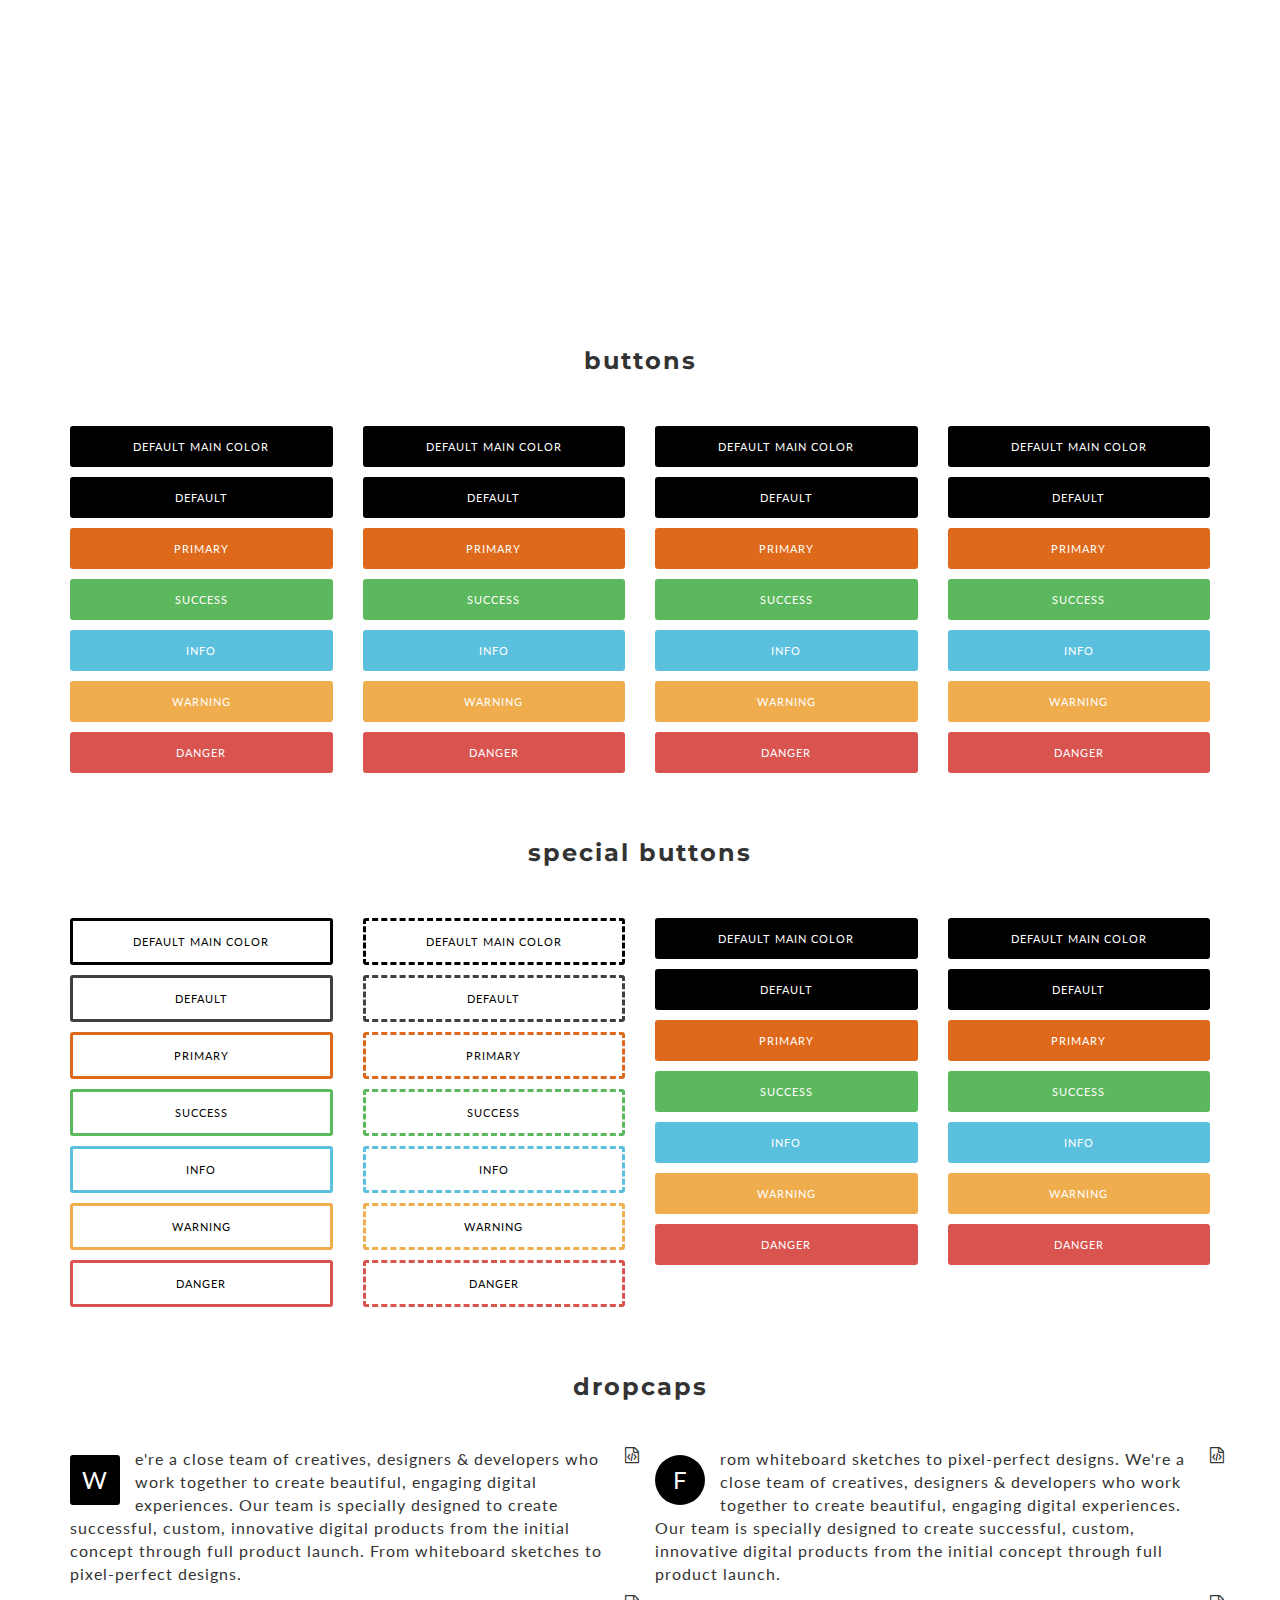
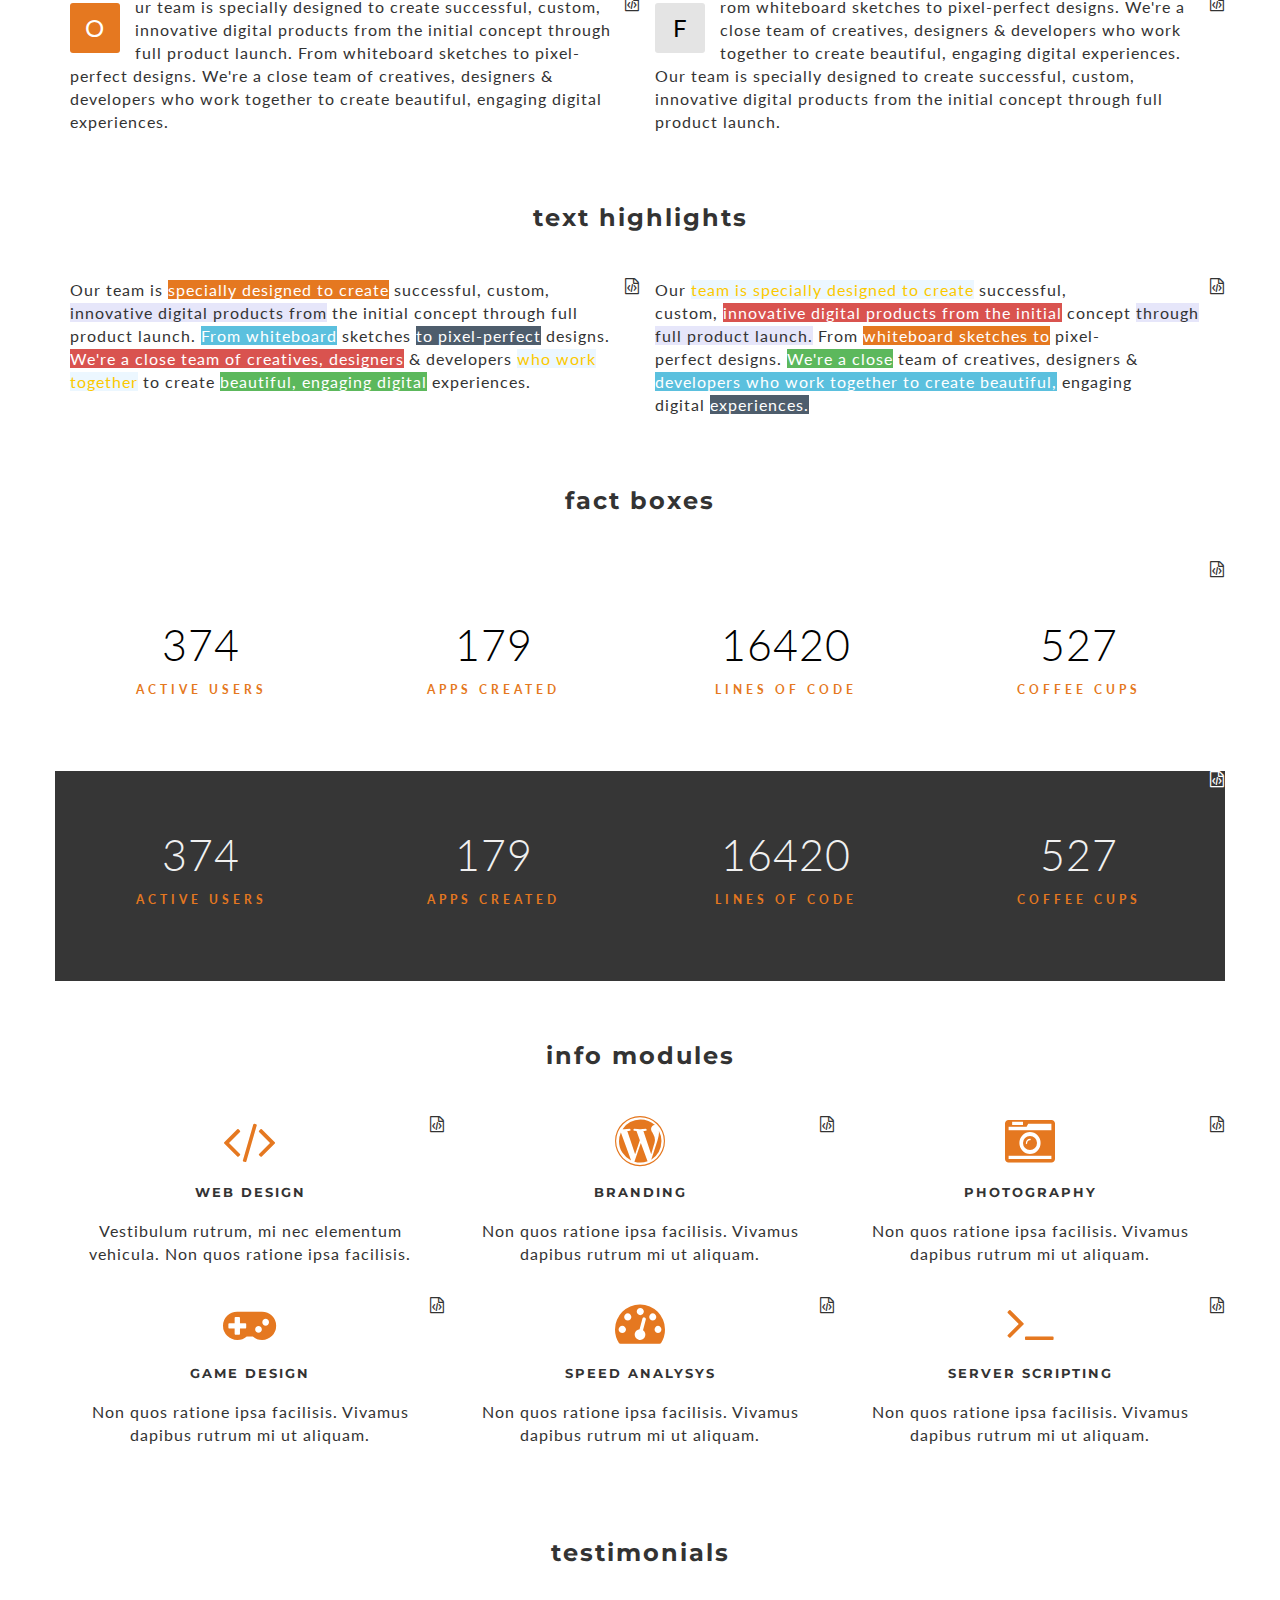
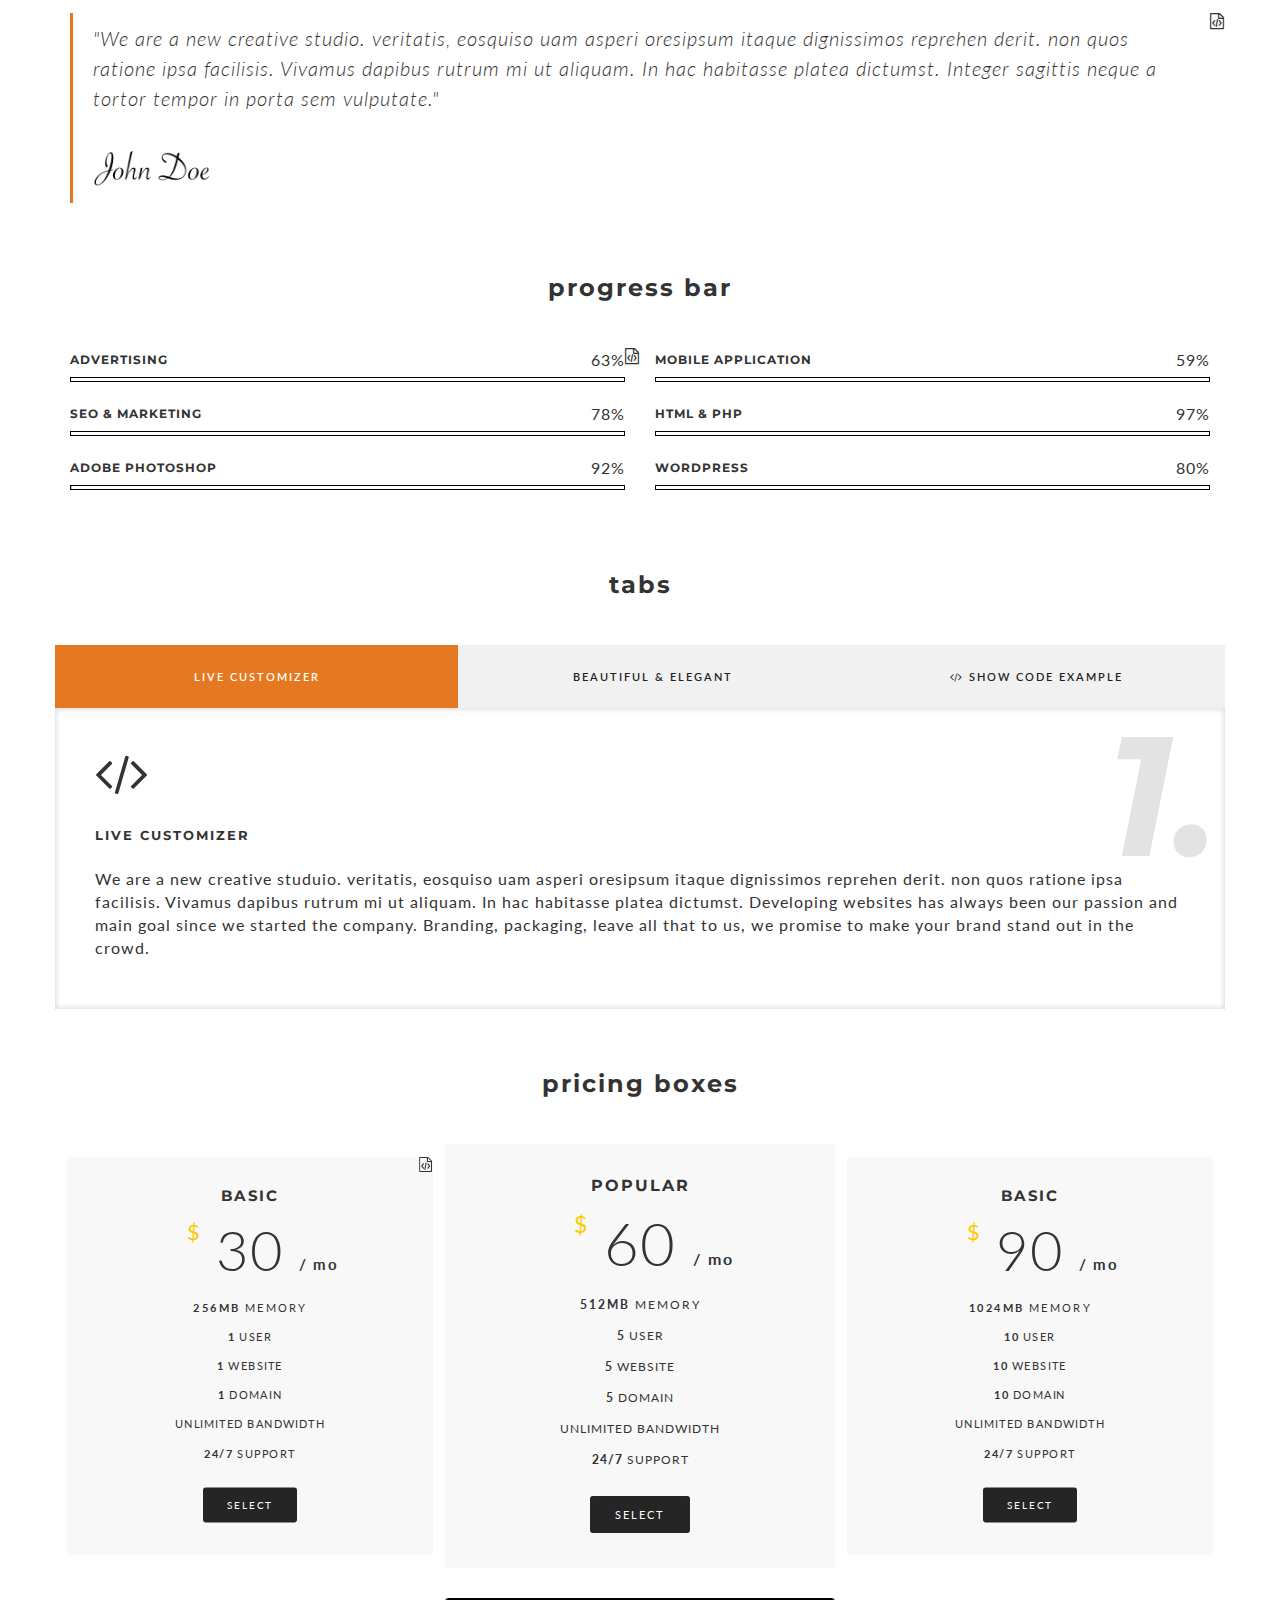
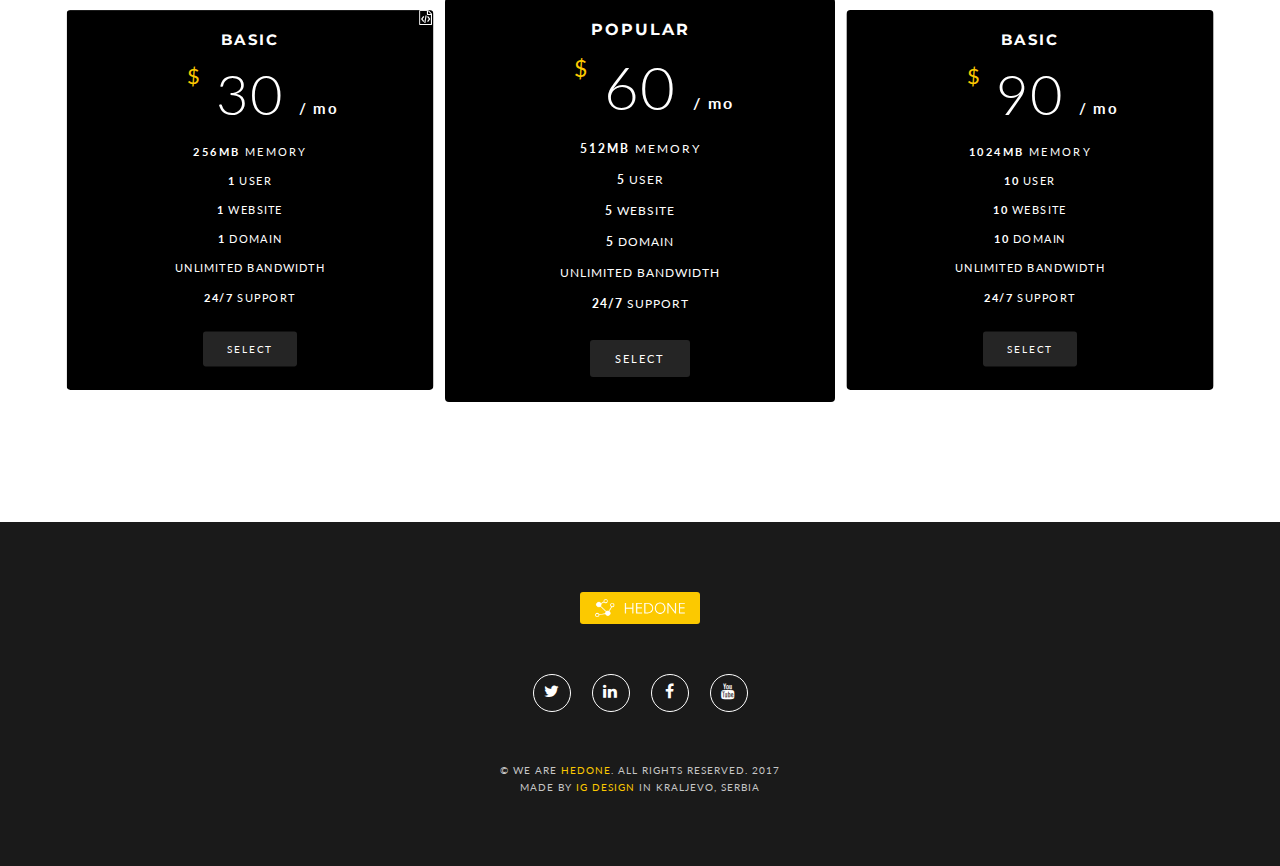
<file: elements.html>
<!DOCTYPE html>
<html lang="en">
    <head>
        <meta charset="utf-8">
        <meta http-equiv="X-UA-Compatible" content="IE=edge">
        <meta name="viewport" content="width=device-width, initial-scale=1">
        <!-- The above 3 meta tags *must* come first in the head; any other head content must come *after* these tags -->

        <title>Elements</title>

        <link rel="shortcut icon" type="image/x-icon" href="assets/img/molecule.png">

        <!-- Bootstrap -->
        <link href="assets/css/bootstrap.min.css" rel="stylesheet">

        <!-- HTML5 shim and Respond.js for IE8 support of HTML5 elements and media queries -->
        <!-- WARNING: Respond.js doesn't work if you view the page via file:// -->
        <!--[if lt IE 9]>
          <script src="https://oss.maxcdn.com/html5shiv/3.7.3/html5shiv.min.js"></script>
          <script src="https://oss.maxcdn.com/respond/1.4.2/respond.min.js"></script>
        <![endif]-->

        <link href="assets/css/animations.css" rel="stylesheet" type="text/css"/>
        <link href="assets/css/font-awesome.min.css" rel="stylesheet" type="text/css"/>
        <link href="assets/css/owl.carousel.custom.css" rel="stylesheet" type="text/css"/>
        <link href="assets/css/hedone.css" rel="stylesheet" type="text/css"/>
        <link href="assets/css/colors.css" rel="stylesheet" type="text/css"/>
        <link href="lib/hljs/styles/androidstudio.css" rel="stylesheet" type="text/css"/>

        <!--[if lte IE 9]>
        <link href="assets/css/animations-ie-fix.css" rel="stylesheet" type="text/css"/>
        <![endif]-->
    </head>
	<body class="royal_preloader">	
	
		<!-- PRELOADER -->
		<div id="royal_preloader"></div>

        <!-- TOP SCROLL -->
        <div id="top-home-scroll"></div>
        <a href="#top-home-scroll" class="scroll-to-top-arrow-button"></a>

        <!-- AJAX LOADER -->
        <div id="ajax-loader" class="loader loader-default" data-half="" data-text="Loading..."></div>

        <!-- IS MOBILE HACK -->
        <div id="isMobile"></div>

        <!-- HEADER -->
        <header>
            <div class="animatedParent animateOnce">
                <div class="nav-back animated fadeInDown">
                    <nav class="navbar">
                        <div class="container-fluid">
                            <div class="container">
                                <div class="row">
                                    <div class="hedone-menu-header">
                                        <div class="nav-button">
                                            <i class="fa fa-bars"></i>
                                        </div>
                                        <!-- SITE LOGO -->
                                        <div class="site-branding">
                                            <a href="index.html">
                                                <img src="assets/img/site-logo.png" alt="brand logo"/>
                                            </a>
                                        </div>      
                                    </div>
                                    <!-- PRIMARY MENU -->
                                    <div id="Hedone" class="hedone-menu-container">
                                        <div class="navbar-right">
                                            <ul class="hedone-menu">
                                                <li class="menu-item menu-item-has-children">
                                                    <a href="#">Home</a>
                                                    <ul class="sub-menu">
                                                        <li class="menu-item">
                                                            <a href="index.html">text effects on load</a>
                                                        </li>
                                                        <li class="menu-item">
                                                            <a href="home-slider.html">home slider</a>
                                                        </li>
                                                        <li class="menu-item">
                                                            <a href="home-video.html">home video</a>
                                                        </li>
                                                        <li class="menu-item">
                                                            <a href="home-fullscreen.html">home fullscreen</a>
                                                        </li>
                                                        <li class="menu-item">
                                                            <a href="agency.html">design agency-animated</a>
                                                        </li>
                                                        <li class="menu-item">
                                                            <a href="one-page.html">one-page version</a>
                                                        </li>
                                                    </ul>
                                                </li>
                                                <li class="menu-item">
                                                    <a href="about.html">About</a>
                                                </li>
                                                <li class="menu-item">
                                                    <a href="services.html">services</a>
                                                </li>
                                                <li class="menu-item">
                                                    <a href="portfolio.html">portfolio</a>
                                                </li>
                                                <li class="menu-item">
                                                    <a href="blog.html">blog</a>
                                                </li>
                                                <li class="menu-item">
                                                    <a href="contact.html">contact</a>
                                                </li>
                                                <li class="menu-item current-menu-item">
                                                    <a href="elements.html">elements</a>
                                                </li>
                                            </ul>
                                        </div>
                                    </div>
                                </div>
                            </div>
                        </div>
                    </nav>
                </div>
            </div>
        </header>
        <!-- HEADER END -->
		
        <div class="page-top-margin-section-80 white-background"></div>

        <!-- ELEMENTS -->
        <div class="padding-top-bottom-120px white-background">
            <div class="container">

                <div class="row">
                    <div class="animatedParent animateOnce">
                        <h3 class="head-h3 animated fadeInDown delay-250">Elements</h3>
                        <p class="head-subtitle animated fadeInDown">we do magic</p>
                    </div>
                </div>
                <!-- BUTTONS -->
                <div class="row">
                    <h4 class="head-h4">buttons</h4>
                    <div class="col-sm-6 col-md-4 col-lg-3">
                        <a href="#" class="btn btn-block btn-default-main-color" data-toggle="popover" title="Default Button Main Color" data-content="<code><span>class: </span>.btn .btn-block .btn-default-main-color</code>">default main color</a>
                        <a href="#" class="btn btn-block btn-default" data-toggle="popover" title="Default Button" data-content="<code><span>class: </span>.btn .btn-block .btn-default</code>">default</a>
                        <a href="#" class="btn btn-block btn-primary" data-toggle="popover" title="Primary Button" data-content="<code><span>class: </span>.btn .btn-block .btn-primary</code>">primary</a>
                        <a href="#" class="btn btn-block btn-success" data-toggle="popover" title="Success Button" data-content="<code><span>class: </span>.btn .btn-block .btn-success</code>">success</a>
                        <a href="#" class="btn btn-block btn-info" data-toggle="popover" title="Info Button" data-content="<code><span>class: </span>.btn .btn-block .btn-info</code>">info</a>
                        <a href="#" class="btn btn-block btn-warning" data-toggle="popover" title="Warning Button" data-content="<code><span>class: </span>.btn .btn-block .btn-warning</code>">warning</a>
                        <a href="#" class="btn btn-block btn-danger" data-toggle="popover" title="Danger Button" data-content="<code><span>class: </span>.btn .btn-block .btn-danger</code>">danger</a>
                    </div>
                    <div class="col-sm-6 col-md-4 col-lg-3">
                        <a href="#" class="btn btn-block btn-default-main-color hover-zoom-out" data-toggle="popover" title="Default Button Main Color<span>effect: zoomOut</span>" data-content="<code><span>class: </span>.btn .btn-block .btn-default-main-color .hover-zoom-out</code>">default main color</a>
                        <a href="#" class="btn btn-block btn-default hover-zoom-out" data-toggle="popover" title="Default Button<span>effect: zoomOut</span>" data-content="<code><span>class: </span>.btn .btn-block .btn-default .hover-zoom-out</code>">default</a>
                        <a href="#" class="btn btn-block btn-primary hover-zoom-out" data-toggle="popover" title="Primary Button<span>effect: zoomOut</span>" data-content="<code><span>class: </span>.btn .btn-block .btn-primary .hover-zoom-out</code>">primary</a>
                        <a href="#" class="btn btn-block btn-success hover-zoom-out" data-toggle="popover" title="Success Button<span>effect: zoomOut</span>" data-content="<code><span>class: </span>.btn .btn-block .btn-success .hover-zoom-out</code>">success</a>
                        <a href="#" class="btn btn-block btn-info hover-zoom-out" data-toggle="popover" title="Info Button<span>effect: zoomOut</span>" data-content="<code><span>class: </span>.btn .btn-block .btn-info .hover-zoom-out</code>">info</a>
                        <a href="#" class="btn btn-block btn-warning hover-zoom-out" data-toggle="popover" title="Warning Button<span>effect: zoomOut</span>" data-content="<code><span>class: </span>.btn .btn-block .btn-warning .hover-zoom-out</code>">warning</a>
                        <a href="#" class="btn btn-block btn-danger hover-zoom-out" data-toggle="popover" title="Danger Button<span>effect: zoomOut</span>" data-content="<code><span>class: </span>.btn .btn-block .btn-danger .hover-zoom-out</code>">danger</a>
                    </div>
                    <div class="col-sm-6 col-md-4 col-lg-3">
                        <a href="#" class="btn btn-block btn-default-main-color hover-zoom-in" data-toggle="popover" title="Default Button Main Color<span>effect: zoomIn</span>" data-content="<code><span>class: </span>.btn .btn-block .btn-default-main-color .hover-zoom-in</code>">default main color</a>
                        <a href="#" class="btn btn-block btn-default hover-zoom-in" data-toggle="popover" title="Default Button<span>effect: zoomIn</span>" data-content="<code><span>class: </span>.btn .btn-block .btn-default .hover-zoom-in</code>">default</a>
                        <a href="#" class="btn btn-block btn-primary hover-zoom-in" data-toggle="popover" title="Primary Button<span>effect: zoomIn</span>" data-content="<code><span>class: </span>.btn .btn-block .btn-primary .hover-zoom-in</code>">primary</a>
                        <a href="#" class="btn btn-block btn-success hover-zoom-in" data-toggle="popover" title="Success Button<span>effect: zoomIn</span>" data-content="<code><span>class: </span>.btn .btn-block .btn-success .hover-zoom-in</code>">success</a>
                        <a href="#" class="btn btn-block btn-info hover-zoom-in" data-toggle="popover" title="Info Button<span>effect: zoomIn</span>" data-content="<code><span>class: </span>.btn .btn-block .btn-info .hover-zoom-in</code>">info</a>
                        <a href="#" class="btn btn-block btn-warning hover-zoom-in" data-toggle="popover" title="Warning Button<span>effect: zoomIn</span>" data-content="<code><span>class: </span>.btn .btn-block .btn-warning .hover-zoom-in</code>">warning</a>
                        <a href="#" class="btn btn-block btn-danger hover-zoom-in" data-toggle="popover" title="Danger Button<span>effect: zoomIn</span>" data-content="<code><span>class: </span>.btn .btn-block .btn-danger .hover-zoom-in</code>">danger</a>
                    </div>
                    <div class="col-sm-6 col-md-4 col-lg-3">
                        <a href="#" class="btn btn-block btn-default-main-color hover-zoom-in-white" data-toggle="popover" title="Default Button Main Color<span>effect: zoomIn whiteBG</span>" data-content="<code><span>class: </span>.btn .btn-block .btn-default-main-color .hover-zoom-in-white</code>">default main color</a>
                        <a href="#" class="btn btn-block btn-default hover-zoom-in-white" data-toggle="popover" title="Default Button<span>effect: zoomIn whiteBG</span>" data-content="<code><span>class: </span>.btn .btn-block .btn-default .hover-zoom-in-white</code>">default</a>
                        <a href="#" class="btn btn-block btn-primary hover-zoom-in-white" data-toggle="popover" title="Primary Button<span>effect: zoomIn whiteBG</span>" data-content="<code><span>class: </span>.btn .btn-block .btn-primary .hover-zoom-in-white</code>">primary</a>
                        <a href="#" class="btn btn-block btn-success hover-zoom-in-white" data-toggle="popover" title="Success Button<span>effect: zoomIn whiteBG</span>" data-content="<code><span>class: </span>.btn .btn-block .btn-success .hover-zoom-in-white</code>">success</a>
                        <a href="#" class="btn btn-block btn-info hover-zoom-in-white" data-toggle="popover" title="Info Button<span>effect: zoomIn whiteBG</span>" data-content="<code><span>class: </span>.btn .btn-block .btn-info .hover-zoom-in-white</code>">info</a>
                        <a href="#" class="btn btn-block btn-warning hover-zoom-in-white" data-toggle="popover" title="Warning Button<span>effect: zoomIn whiteBG</span>" data-content="<code><span>class: </span>.btn .btn-block .btn-warning .hover-zoom-in-white</code>">warning</a>
                        <a href="#" class="btn btn-block btn-danger hover-zoom-in-white" data-toggle="popover" title="Danger Button<span>effect: zoomIn whiteBG</span>" data-content="<code><span>class: </span>.btn .btn-block .btn-danger .hover-zoom-in-white</code>">danger</a>
                    </div>
                </div>
                <div class="row padding-top-60px">
                    <h4 class="head-h4">special buttons</h4>
                    <div class="col-sm-6 col-md-4 col-lg-3">
                        <a href="#" class="btn btn-block btn-default-main-color-border-solid" data-toggle="popover" title="Default Button Main Color<span>effect: border-solid whiteBG</span>" data-content="<code><span>class: </span>.btn .btn-block .btn-default-main-color-border-solid</code>">default main color</a>
                        <a href="#" class="btn btn-block btn-default-border-solid" data-toggle="popover" title="Default Button<span>effect: border-solid whiteBG</span>" data-content="<code><span>class: </span>.btn .btn-block .btn-default-border-solid</code>">default</a>
                        <a href="#" class="btn btn-block btn-primary-border-solid" data-toggle="popover" title="Primary Button<span>effect: border-solid whiteBG</span>" data-content="<code><span>class: </span>.btn .btn-block .btn-primary-border-solid</code>">primary</a>
                        <a href="#" class="btn btn-block btn-success-border-solid" data-toggle="popover" title="Success Button<span>effect: border-solid whiteBG</span>" data-content="<code><span>class: </span>.btn .btn-block .btn-success-border-solid</code>">success</a>
                        <a href="#" class="btn btn-block btn-info-border-solid" data-toggle="popover" title="Info Button<span>effect: border-solid whiteBG</span>" data-content="<code><span>class: </span>.btn .btn-block .btn-info-border-solid</code>">info</a>
                        <a href="#" class="btn btn-block btn-warning-border-solid" data-toggle="popover" title="Warning Button<span>effect: border-solid whiteBG</span>" data-content="<code><span>class: </span>.btn .btn-block .btn-warning-border-solid</code>">warning</a>
                        <a href="#" class="btn btn-block btn-danger-border-solid" data-toggle="popover" title="Danger Button<span>effect: border-solid whiteBG</span>" data-content="<code><span>class: </span>.btn .btn-block .btn-danger-border-solid</code>">danger</a>
                    </div>
                    <div class="col-sm-6 col-md-4 col-lg-3">
                        <a href="#" class="btn btn-block btn-default-main-color-border-dashed" data-toggle="popover" title="Default Button Main Color<span>effect: border-dashed whiteBG</span>" data-content="<code><span>class: </span>.btn .btn-block .btn-default-main-color-border-dashed</code>">default main color</a>
                        <a href="#" class="btn btn-block btn-default-border-dashed" data-toggle="popover" title="Default Button<span>effect: border-dashed whiteBG</span>" data-content="<code><span>class: </span>.btn .btn-block .btn-default-border-dashed</code>">default</a>
                        <a href="#" class="btn btn-block btn-primary-border-dashed" data-toggle="popover" title="Primary Button<span>effect: border-dashed whiteBG</span>" data-content="<code><span>class: </span>.btn .btn-block .btn-primary-border-dashed</code>">primary</a>
                        <a href="#" class="btn btn-block btn-success-border-dashed" data-toggle="popover" title="Success Button<span>effect: border-dashed whiteBG</span>" data-content="<code><span>class: </span>.btn .btn-block .btn-success-border-dashed</code>">success</a>
                        <a href="#" class="btn btn-block btn-info-border-dashed" data-toggle="popover" title="Info Button<span>effect: border-dashed whiteBG</span>" data-content="<code><span>class: </span>.btn .btn-block .btn-info-border-dashed</code>">info</a>
                        <a href="#" class="btn btn-block btn-warning-border-dashed" data-toggle="popover" title="Warning Button<span>effect: border-dashed whiteBG</span>" data-content="<code><span>class: </span>.btn .btn-block .btn-warning-border-dashed</code>">warning</a>
                        <a href="#" class="btn btn-block btn-danger-border-dashed" data-toggle="popover" title="Danger Button<span>effect: border-dashed whiteBG</span>" data-content="<code><span>class: </span>.btn .btn-block .btn-danger-border-dashed</code>">danger</a>
                    </div>
                    <div class="col-sm-6 col-md-4 col-lg-3">
                        <a href="#" class="btn btn-block btn-default-main-color hover-skew" data-toggle="popover" title="Default Button Main Color<span>effect: skew</span>" data-content="<code><span>class: </span>.btn .btn-block .btn-default-main-color .hover-skew</code>">default main color</a>
                        <a href="#" class="btn btn-block btn-default hover-skew" data-toggle="popover" title="Default Button<span>effect: skew</span>" data-content="<code><span>class: </span>.btn .btn-block .btn-default .hover-skew</code>">default</a>
                        <a href="#" class="btn btn-block btn-primary hover-skew" data-toggle="popover" title="Primary Button<span>effect: skew</span>" data-content="<code><span>class: </span>.btn .btn-block .btn-primary .hover-skew</code>">primary</a>
                        <a href="#" class="btn btn-block btn-success hover-skew" data-toggle="popover" title="Success Button<span>effect: skew</span>" data-content="<code><span>class: </span>.btn .btn-block .btn-success .hover-skew</code>">success</a>
                        <a href="#" class="btn btn-block btn-info hover-skew" data-toggle="popover" title="Info Button<span>effect: skew</span>" data-content="<code><span>class: </span>.btn .btn-block .btn-info .hover-skew</code>">info</a>
                        <a href="#" class="btn btn-block btn-warning hover-skew" data-toggle="popover" title="Warning Button<span>effect: skew</span>" data-content="<code><span>class: </span>.btn .btn-block .btn-warning .hover-skew</code>">warning</a>
                        <a href="#" class="btn btn-block btn-danger hover-skew" data-toggle="popover" title="Danger Button<span>effect: skew</span>" data-content="<code><span>class: </span>.btn .btn-block .btn-danger .hover-skew</code>">danger</a>
                    </div>
                    <div class="col-sm-6 col-md-4 col-lg-3">
                        <a href="#" class="btn btn-block btn-default-main-color hover-rotate" data-toggle="popover" title="Default Button Main Color<span>effect: rotate</span>" data-content="<code><span>class: </span>.btn .btn-block .btn-default-main-color .hover-rotate</code>">default main color</a>
                        <a href="#" class="btn btn-block btn-default hover-rotate" data-toggle="popover" title="Default Button<span>effect: rotate</span>" data-content="<code><span>class: </span>.btn .btn-block .btn-default .hover-rotate</code>">default</a>
                        <a href="#" class="btn btn-block btn-primary hover-rotate" data-toggle="popover" title="Primary Button<span>effect: rotate</span>" data-content="<code><span>class: </span>.btn .btn-block .btn-primary .hover-rotate</code>">primary</a>
                        <a href="#" class="btn btn-block btn-success hover-rotate" data-toggle="popover" title="Success Button<span>effect: rotate</span>" data-content="<code><span>class: </span>.btn .btn-block .btn-success .hover-rotate</code>">success</a>
                        <a href="#" class="btn btn-block btn-info hover-rotate" data-toggle="popover" title="Info Button<span>effect: rotate</span>" data-content="<code><span>class: </span>.btn .btn-block .btn-info .hover-rotate</code>">info</a>
                        <a href="#" class="btn btn-block btn-warning hover-rotate" data-toggle="popover" title="Warning Button<span>effect: rotate</span>" data-content="<code><span>class: </span>.btn .btn-block .btn-warning .hover-rotate</code>">warning</a>
                        <a href="#" class="btn btn-block btn-danger hover-rotate" data-toggle="popover" title="Danger Button<span>effect: rotate</span>" data-content="<code><span>class: </span>.btn .btn-block .btn-danger .hover-rotate</code>">danger</a>
                    </div>
                </div>
                <!-- END BUTTONS -->

                <!-- DROPCAPS -->
                <div class="row padding-top-60px">
                    <h4 class="head-h4">dropcaps</h4>
                    <div class="col-sm-6">
                        <div class="code-html">
                            <p>
                                <span class="dropcap black">W</span>
                                e're a close team of creatives, designers & developers who work together to create beautiful, engaging digital experiences. Our team is specially designed to create successful, custom, innovative digital products from the initial concept through full product launch. From whiteboard sketches to pixel-perfect designs.
                            </p>
                        </div>
                        <i class="fa fa-file-code-o corner-top-right" title="show/hide code"></i>
                        <div class="code-example">
                            <pre><code class="xml">&lt;p&gt;
&lt;span class=&quot;dropcap black&quot;&gt;W&lt;/span&gt;e're a close team of creatives, designers &amp; developers who work together to create beautiful, engaging digital experiences. Our team is specially designed to create successful, custom, innovative digital products from the initial concept through full product launch. From whiteboard sketches to pixel-perfect designs.
&lt;/p&gt;</code></pre>
                        </div>
                    </div>
                    <div class="col-sm-6">
                        <div class="code-html">
                            <p>
                                <span class="dropcap black circle">F</span>
                                rom whiteboard sketches to pixel-perfect designs. We're a close team of creatives, designers & developers who work together to create beautiful, engaging digital experiences. Our team is specially designed to create successful, custom, innovative digital products from the initial concept through full product launch.
                            </p>
                        </div>
                        <i class="fa fa-file-code-o corner-top-right" title="show/hide code"></i>
                        <div class="code-example">
                            <pre><code class="xml">&lt;p&gt;
&lt;span class=&quot;dropcap black circle&quot;&gt;F&lt;/span&gt;rom whiteboard sketches to pixel-perfect designs. We're a close team of creatives, designers & developers who work together to create beautiful, engaging digital experiences. Our team is specially designed to create successful, custom, innovative digital products from the initial concept through full product launch.
&lt;/p&gt;</code></pre>
                        </div>
                    </div>
                </div>
                <div class="row">
                    <div class="col-sm-6">
                        <div class="code-html">
                            <p><span class="dropcap main-color">O</span>ur team is specially designed to create successful, custom, innovative digital products from the initial concept through full product launch. From whiteboard sketches to pixel-perfect designs. We're a close team of creatives, designers & developers who work together to create beautiful, engaging digital experiences.</p>
                        </div>
                        <i class="fa fa-file-code-o corner-top-right" title="show/hide code"></i>
                        <div class="code-example">
                            <pre><code class="xml">&lt;p&gt;
&lt;span class=&quot;dropcap main-color&quot;&gt;O&lt;/span&gt;ur team is specially designed to create successful, custom, innovative digital products from the initial concept through full product launch. From whiteboard sketches to pixel-perfect designs. We're a close team of creatives, designers &amp; developers who work together to create beautiful, engaging digital experiences.
&lt;/p&gt;</code></pre>
                        </div>
                    </div>
                    <div class="col-sm-6">
                        <div class="code-html">
                            <p><span class="dropcap gray">F</span>rom whiteboard sketches to pixel-perfect designs. We're a close team of creatives, designers & developers who work together to create beautiful, engaging digital experiences. Our team is specially designed to create successful, custom, innovative digital products from the initial concept through full product launch.</p>
                        </div>
                        <i class="fa fa-file-code-o corner-top-right" title="show/hide code"></i>
                        <div class="code-example">
                            <pre><code class="xml">&lt;p&gt;
&lt;span class=&quot;dropcap gray&quot;&gt;F&lt;/span&gt;rom whiteboard sketches to pixel-perfect designs. We're a close team of creatives, designers &amp;amp; developers who work together to create beautiful, engaging digital experiences. Our team is specially designed to create successful, custom, innovative digital products from the initial concept through full product launch.
&lt;/p&gt;</code></pre>
                        </div>
                    </div>
                </div>
                <!-- END DROPCAPS -->

                <!-- HIGHLIGHTS -->
                <div class="row padding-top-60px">
                    <h4 class="head-h4">text highlights</h4>
                    <div class="col-sm-6">
                        <div class="code-html">
                        <p>Our team is <span class="highlights-main-color">specially designed to create</span> successful, custom, <span class="highlights-lavender">innovative digital products from</span> the initial concept through full product launch. <span class="highlights-info">From whiteboard</span> sketches <span class="highlights-default">to pixel-perfect</span> designs. <span class="highlights-danger">We're a close team of creatives, designers</span> &amp; developers <span class="highlights-light">who work together</span> to create <span class="highlights-success">beautiful, engaging digital</span> experiences.</p>
                        </div>
                        <i class="fa fa-file-code-o corner-top-right" title="show/hide code"></i>
                        <div class="code-example">
                            <pre><code class="xml">&lt;p&gt;Our team is &lt;span class=&quot;highlights-main-color&quot;&gt;specially designed to create&lt;/span&gt; successful, custom, &lt;span class=&quot;highlights-lavender&quot;&gt;innovative digital products from&lt;/span&gt; the initial concept through full product launch. &lt;span class=&quot;highlights-info&quot;&gt;From whiteboard&lt;/span&gt; sketches &lt;span class=&quot;highlights-default&quot;&gt;to pixel-perfect&lt;/span&gt; designs. &lt;span class=&quot;highlights-danger&quot;&gt;We're a close team of creatives, designers&lt;/span&gt; &amp;amp; developers &lt;span class=&quot;highlights-light&quot;&gt;who work together&lt;/span&gt; to create &lt;span class=&quot;highlights-success&quot;&gt;beautiful, engaging digital&lt;/span&gt; experiences.&lt;/p&gt;</code></pre>
                        </div>
                    </div>
                    <div class="col-sm-6">
                        <div class="code-html">
                            <p>Our <span class="highlights-light">team is&nbsp;specially designed to create</span>&nbsp;successful, custom,&nbsp;<span class="highlights-danger">innovative digital products from&nbsp;the initial</span> concept <span class="highlights-lavender">through full product launch.</span>&nbsp;From <span class="highlights-main-color">whiteboard&nbsp;sketches&nbsp;to</span> pixel-perfect&nbsp;designs.&nbsp;<span class="highlights-success">We're a close</span> team of creatives, designers&nbsp;&amp; <span class="highlights-info">developers&nbsp;who work together&nbsp;to create&nbsp;beautiful,</span> engaging digital&nbsp;<span class="highlights-default">experiences.</span></p>
                        </div>
                        <i class="fa fa-file-code-o corner-top-right" title="show/hide code"></i>
                        <div class="code-example">
                            <pre><code class="xml">&lt;p&gt;Our &lt;span class=&quot;highlights-light&quot;&gt;team is&amp;nbsp;specially designed to create&lt;/span&gt;&amp;nbsp;successful, custom,&amp;nbsp;&lt;span class=&quot;highlights-danger&quot;&gt;innovative digital products from&amp;nbsp;the initial&lt;/span&gt; concept &lt;span class=&quot;highlights-lavender&quot;&gt;through full product launch.&lt;/span&gt;&amp;nbsp;From &lt;span class=&quot;highlights-main-color&quot;&gt;whiteboard&amp;nbsp;sketches&amp;nbsp;to&lt;/span&gt; pixel-perfect&amp;nbsp;designs.&amp;nbsp;&lt;span class=&quot;highlights-success&quot;&gt;We're a close&lt;/span&gt; team of creatives, designers&amp;nbsp;&amp;amp; &lt;span class=&quot;highlights-info&quot;&gt;developers&amp;nbsp;who work together&amp;nbsp;to create&amp;nbsp;beautiful,&lt;/span&gt; engaging digital&amp;nbsp;&lt;span class=&quot;highlights-default&quot;&gt;experiences.&lt;/span&gt;&lt;/p&gt;</code></pre>
                        </div>
                    </div>
                </div>
                <!-- END HIGHLIGHTS -->

                <!-- FACT BOXES -->
                <div class="row padding-top-60px">
                    <h4 class="head-h4">fact boxes</h4>
                    <!-- WHITE BACKGROUND -->
                    <div class="white-background padding-top-bottom-60px keep-z-index">
                        <div class="code-html">
                            <div class="col-sm-3">
                                <div class="facts-number"><span class="counter" data-counter-val="374">374</span></div>
                                <div class="facts-name">active users</div>
                            </div>
                            <div class="col-sm-3">
                                <div class="facts-number"><span class="counter" data-counter-val="179">179</span></div>
                                <div class="facts-name">apps created</div>
                            </div>
                            <div class="col-sm-3">
                                <div class="facts-number"><span class="counter" data-counter-val="16420">16420</span></div>
                                <div class="facts-name">lines of code</div>
                            </div>
                            <div class="col-sm-3">
                                <div class="facts-number"><span class="counter" data-counter-val="527">527</span></div>
                                <div class="facts-name">coffee cups</div>
                            </div>
                        </div>
                        <i class="fa fa-file-code-o corner-top-right" title="show/hide code"></i>
                        <div class="code-example">
                            <pre><code class="xml">&lt;div class=&quot;white-background&quot;&gt;
    &lt;div class=&quot;col-sm-3&quot;&gt;
        &lt;div class=&quot;facts-number&quot;&gt;&lt;span class=&quot;counter&quot; data-counter-val=&quot;374&quot;&gt;0&lt;/span&gt;&lt;/div&gt;
        &lt;div class=&quot;facts-name&quot;&gt;active users&lt;/div&gt;
    &lt;/div&gt;
    &lt;div class=&quot;col-sm-3&quot;&gt;
        &lt;div class=&quot;facts-number&quot;&gt;&lt;span class=&quot;counter&quot; data-counter-val=&quot;179&quot;&gt;0&lt;/span&gt;&lt;/div&gt;
        &lt;div class=&quot;facts-name&quot;&gt;apps created&lt;/div&gt;
    &lt;/div&gt;
    &lt;div class=&quot;col-sm-3&quot;&gt;
        &lt;div class=&quot;facts-number&quot;&gt;&lt;span class=&quot;counter&quot; data-counter-val=&quot;16420&quot;&gt;0&lt;/span&gt;&lt;/div&gt;
        &lt;div class=&quot;facts-name&quot;&gt;lines of code&lt;/div&gt;
    &lt;/div&gt;
    &lt;div class=&quot;col-sm-3&quot;&gt;
        &lt;div class=&quot;facts-number&quot;&gt;&lt;span class=&quot;counter&quot; data-counter-val=&quot;527&quot;&gt;0&lt;/span&gt;&lt;/div&gt;
        &lt;div class=&quot;facts-name&quot;&gt;coffee cups&lt;/div&gt;
    &lt;/div&gt;
&lt;/div&gt;</code></pre>
                        </div>
                        <div class="clearfix"></div>
                    </div>
                    <!-- DARK BACKGROUND -->
                    <div class="dark-background padding-top-bottom-60px keep-z-index">
                        <div class="code-html">
                            <div class="col-sm-3">
                                <div class="facts-number"><span class="counter" data-counter-val="374">374</span></div>
                                <div class="facts-name">active users</div>
                            </div>
                            <div class="col-sm-3">
                                <div class="facts-number"><span class="counter" data-counter-val="179">179</span></div>
                                <div class="facts-name">apps created</div>
                            </div>
                            <div class="col-sm-3">
                                <div class="facts-number"><span class="counter" data-counter-val="16420">16420</span></div>
                                <div class="facts-name">lines of code</div>
                            </div>
                            <div class="col-sm-3">
                                <div class="facts-number"><span class="counter" data-counter-val="527">527</span></div>
                                <div class="facts-name">coffee cups</div>
                            </div>
                        </div>
                        <i class="fa fa-file-code-o corner-top-right light" title="show/hide code"></i>
                        <div class="code-example">
                            <pre><code class="xml">&lt;div class=&quot;dark-background&quot;&gt;
    &lt;div class=&quot;col-sm-3&quot;&gt;
        &lt;div class=&quot;facts-number&quot;&gt;&lt;span class=&quot;counter&quot; data-counter-val=&quot;374&quot;&gt;0&lt;/span&gt;&lt;/div&gt;
        &lt;div class=&quot;facts-name&quot;&gt;active users&lt;/div&gt;
    &lt;/div&gt;
    &lt;div class=&quot;col-sm-3&quot;&gt;
        &lt;div class=&quot;facts-number&quot;&gt;&lt;span class=&quot;counter&quot; data-counter-val=&quot;179&quot;&gt;0&lt;/span&gt;&lt;/div&gt;
        &lt;div class=&quot;facts-name&quot;&gt;apps created&lt;/div&gt;
    &lt;/div&gt;
    &lt;div class=&quot;col-sm-3&quot;&gt;
        &lt;div class=&quot;facts-number&quot;&gt;&lt;span class=&quot;counter&quot; data-counter-val=&quot;16420&quot;&gt;0&lt;/span&gt;&lt;/div&gt;
        &lt;div class=&quot;facts-name&quot;&gt;lines of code&lt;/div&gt;
    &lt;/div&gt;
    &lt;div class=&quot;col-sm-3&quot;&gt;
        &lt;div class=&quot;facts-number&quot;&gt;&lt;span class=&quot;counter&quot; data-counter-val=&quot;527&quot;&gt;0&lt;/span&gt;&lt;/div&gt;
        &lt;div class=&quot;facts-name&quot;&gt;coffee cups&lt;/div&gt;
    &lt;/div&gt;
&lt;/div&gt;</code></pre>
                        </div>
                        <div class="clearfix"></div>
                    </div>

                </div>
                <!-- END FACT BOXES -->

                <!-- INFO MODULES -->
                <div class="row padding-top-60px">
                    <h4 class="head-h4">info modules</h4>
                    <div class="col-sm-4">
                        <div class="code-html">
                            <div class="service-wrap">
                                <div class="service-icon">
                                    <i class="fa fa-code"></i>
                                </div>
                                <div class="head-h6 services-head-h6">web design</div>
                                <div class="text-center">Vestibulum rutrum, mi nec elementum vehicula. Non quos ratione ipsa facilisis.</div>
                            </div>
                        </div>
                        <i class="fa fa-file-code-o corner-top-right" title="show/hide code"></i>
                        <div class="code-example">
                            <pre><code class="xml">&lt;div class=&quot;service-wrap&quot;&gt;
    &lt;div class=&quot;service-icon&quot;&gt;
        &lt;i class=&quot;fa fa-code&quot;&gt;&lt;/i&gt;
    &lt;/div&gt;
    &lt;div class=&quot;head-h6 services-head-h6&quot;&gt;web design&lt;/div&gt;
    &lt;div class=&quot;text-center&quot;&gt;Vestibulum rutrum, mi nec elementum vehicula. Non quos ratione ipsa facilisis.&lt;/div&gt;
&lt;/div&gt;</code></pre>
                        </div>
                    </div>
                    <div class="col-sm-4">
                        <div class="service-wrap">
                            <div class="code-html">
                                <div class="service-icon">
                                    <i class="fa fa-wordpress"></i>
                                </div>
                                <div class="head-h6 services-head-h6">branding</div>
                                <div class="text-center">Non quos ratione ipsa facilisis. Vivamus dapibus rutrum mi ut aliquam.</div>
                            </div>
                            <i class="fa fa-file-code-o corner-top-right" title="show/hide code"></i>
                            <div class="code-example">
                                <pre><code class="xml">&lt;div class=&quot;service-wrap&quot;&gt;
        &lt;div class=&quot;service-icon&quot;&gt;
            &lt;i class=&quot;fa fa-wordpress&quot;&gt;&lt;/i&gt;
        &lt;/div&gt;
        &lt;div class=&quot;head-h6 services-head-h6&quot;&gt;branding&lt;/div&gt;
        &lt;div class=&quot;text-center&quot;&gt;Non quos ratione ipsa facilisis. Vivamus dapibus rutrum mi ut aliquam.&lt;/div&gt;
    &lt;/div&gt;</code></pre>
                            </div>
                        </div>
                    </div>
                    <div class="col-sm-4">
                        <div class="service-wrap">
                            <div class="code-html">
                                <div class="service-icon">
                                    <i class="fa fa-camera-retro"></i>
                                </div>
                                <div class="head-h6 services-head-h6">photography</div>
                                <div class="text-center">Non quos ratione ipsa facilisis. Vivamus dapibus rutrum mi ut aliquam.</div>
                            </div>
                            <i class="fa fa-file-code-o corner-top-right" title="show/hide code"></i>
                            <div class="code-example">
                                <pre><code class="xml">&lt;div class=&quot;service-wrap&quot;&gt;
    &lt;div class=&quot;service-icon&quot;&gt;
        &lt;i class=&quot;fa fa-camera-retro&quot;&gt;&lt;/i&gt;
    &lt;/div&gt;
    &lt;div class=&quot;head-h6 services-head-h6&quot;&gt;branding&lt;/div&gt;
    &lt;div class=&quot;text-center&quot;&gt;Non quos ratione ipsa facilisis. Vivamus dapibus rutrum mi ut aliquam.&lt;/div&gt;
&lt;/div&gt;</code></pre>
                            </div>
                        </div>
                    </div>
                </div>
                <div class="row">
                    <div class="col-sm-4">
                        <div class="service-wrap">
                            <div class="code-html">
                                <div class="service-icon">
                                    <i class="fa fa-gamepad"></i>
                                </div>
                                <div class="head-h6 services-head-h6">game design</div>
                                <div class="text-center">Non quos ratione ipsa facilisis. Vivamus dapibus rutrum mi ut aliquam.</div>
                            </div>
                            <i class="fa fa-file-code-o corner-top-right" title="show/hide code"></i>
                            <div class="code-example">
                                <pre><code class="xml">&lt;div class=&quot;service-wrap&quot;&gt;
    &lt;div class=&quot;service-icon&quot;&gt;
        &lt;i class=&quot;fa fa-gamepad&quot;&gt;&lt;/i&gt;
    &lt;/div&gt;
    &lt;div class=&quot;head-h6 services-head-h6&quot;&gt;branding&lt;/div&gt;
    &lt;div class=&quot;text-center&quot;&gt;Non quos ratione ipsa facilisis. Vivamus dapibus rutrum mi ut aliquam.&lt;/div&gt;
&lt;/div&gt;</code></pre>
                            </div>
                        </div>
                    </div>
                    <div class="col-sm-4">
                        <div class="service-wrap">
                            <div class="code-html">
                                <div class="service-icon">
                                    <i class="fa fa-tachometer"></i>
                                </div>
                                <div class="head-h6 services-head-h6">speed analysys</div>
                                <div class="text-center">Non quos ratione ipsa facilisis. Vivamus dapibus rutrum mi ut aliquam.</div>
                            </div>
                            <i class="fa fa-file-code-o corner-top-right" title="show/hide code"></i>
                            <div class="code-example">
                                <pre><code class="xml">&lt;div class=&quot;service-wrap&quot;&gt;
    &lt;div class=&quot;service-icon&quot;&gt;
        &lt;i class=&quot;fa fa-tachometer&quot;&gt;&lt;/i&gt;
    &lt;/div&gt;
    &lt;div class=&quot;head-h6 services-head-h6&quot;&gt;branding&lt;/div&gt;
    &lt;div class=&quot;text-center&quot;&gt;Non quos ratione ipsa facilisis. Vivamus dapibus rutrum mi ut aliquam.&lt;/div&gt;
&lt;/div&gt;</code></pre>
                            </div>
                        </div>
                    </div>
                    <div class="col-sm-4">
                        <div class="service-wrap">
                            <div class="code-html">
                                <div class="service-icon">
                                    <i class="fa fa-terminal"></i>
                                </div>
                                <div class="head-h6 services-head-h6">server scripting</div>
                                <div class="text-center">Non quos ratione ipsa facilisis. Vivamus dapibus rutrum mi ut aliquam.</div>
                            </div>
                            <i class="fa fa-file-code-o corner-top-right" title="show/hide code"></i>
                            <div class="code-example">
                                <pre><code class="xml">&lt;div class=&quot;service-wrap&quot;&gt;
    &lt;div class=&quot;service-icon&quot;&gt;
        &lt;i class=&quot;fa fa-terminal&quot;&gt;&lt;/i&gt;
    &lt;/div&gt;
    &lt;div class=&quot;head-h6 services-head-h6&quot;&gt;branding&lt;/div&gt;
    &lt;div class=&quot;text-center&quot;&gt;Non quos ratione ipsa facilisis. Vivamus dapibus rutrum mi ut aliquam.&lt;/div&gt;
&lt;/div&gt;</code></pre>
                            </div>
                        </div>
                    </div>
                </div>
                <!-- END INFO MODULES -->
                
                <!-- TESTIMONIALS -->
                <div class="row padding-top-60px">
                    <h4 class="head-h4">testimonials</h4>
                    <div class="col-xs-12">
                        <div class="code-html">
                            <blockquote class="quote">
                                    "We are a new creative studio. veritatis, eosquiso uam asperi oresipsum itaque dignissimos reprehen derit. non quos ratione ipsa facilisis. Vivamus dapibus rutrum mi ut aliquam. In hac habitasse platea dictumst. Integer sagittis neque a tortor tempor in porta sem vulputate."
                            </blockquote>
                        </div>
                        <i class="fa fa-file-code-o corner-top-right" title="show/hide code"></i>
                            <div class="code-example">
                                <pre><code class="xml">&lt;blockquote class=&quot;quote animated bounceInDown go&quot;&gt;
&quot;We are a new creative studio. veritatis, eosquiso uam asperi oresipsum itaque dignissimos reprehen derit. non quos ratione ipsa facilisis. Vivamus dapibus rutrum mi ut aliquam. In hac habitasse platea dictumst. Integer sagittis neque a tortor tempor in porta sem vulputate.&quot;
&lt;/blockquote&gt;</code></pre>
                            </div>
                        
                    </div>
                </div>
                <!-- END TESTIMONIALS -->
                
                <!-- PROGRESS BAR -->
                <div class="row padding-top-60px">
                    <h4 class="head-h4">progress bar</h4>
                    <div class="col-sm-6">
                        <div class="code-html">
                            <div class="progress-wrapper">
                                <div class="progress-name">advertising</div>
                                <div class="progress-percen">63%</div>
                                <div class="progress-back" data-percent="63%">
                                    <div class="animatedParent animateOnce">
                                        <div class="progress-full-line-over animated slideInLeft"></div>
                                    </div>
                                </div>
                            </div>
                        </div>
                        <i class="fa fa-file-code-o corner-top-right" title="show/hide code"></i>
                        <div class="code-example">
                            <pre><code class="xml">&lt;div class=&quot;progress-wrapper&quot;&gt;
    &lt;div class=&quot;progress-name&quot;&gt;advertising&lt;/div&gt;
    &lt;div class=&quot;progress-percen&quot;&gt;63%&lt;/div&gt;
    &lt;div class=&quot;progress-back&quot; data-percent=&quot;63%&quot;&gt;
        &lt;div class=&quot;animatedParent animateOnce&quot;&gt;
            &lt;div class=&quot;progress-full-line-over animated slideInLeft&quot;&gt;&lt;/div&gt;
        &lt;/div&gt;
    &lt;/div&gt;
&lt;/div&gt;</code></pre>
                        </div>
                        <div class="progress-wrapper">
                            <div class="progress-name">seo & marketing</div>
                            <div class="progress-percen">78%</div>
                            <div class="progress-back" data-percent="78%">
                                <div class="animatedParent animateOnce">
                                    <div class="progress-full-line-over animated slideInLeft"></div>
                                </div>
                            </div>
                        </div>
                        <div class="progress-wrapper">
                            <div class="progress-name">adobe photoshop</div>
                            <div class="progress-percen">92%</div>
                            <div class="progress-back" data-percent="92%">
                                <div class="animatedParent animateOnce">
                                    <div class="progress-full-line-over animated slideInLeft"></div>
                                </div>
                            </div>
                        </div>
                    </div>
                    <div class="col-sm-6">
                        <div class="progress-wrapper">
                            <div class="progress-name">mobile application</div>
                            <div class="progress-percen">59%</div>
                            <div class="progress-back" data-percent="59%">
                                <div class="animatedParent animateOnce">
                                    <div class="progress-full-line-over animated slideInLeft"></div>
                                </div>
                            </div>
                        </div>
                        <div class="progress-wrapper">
                            <div class="progress-name">html & php</div>
                            <div class="progress-percen">97%</div>
                            <div class="progress-back" data-percent="97%">
                                <div class="animatedParent animateOnce">
                                    <div class="progress-full-line-over animated slideInLeft"></div>
                                </div>
                            </div>
                        </div>
                        <div class="progress-wrapper">
                            <div class="progress-name">wordpress</div>
                            <div class="progress-percen">80%</div>
                            <div class="progress-back" data-percent="80%">
                                <div class="animatedParent animateOnce">
                                    <div class="progress-full-line-over animated slideInLeft"></div>
                                </div>
                            </div>
                        </div>
                    </div>
                </div>
                <!-- END PROGRESS BAR -->
                
                <!-- TABS -->
                <div class="row padding-top-60px">
                    <h4 class="head-h4">tabs</h4>
                    <ul class="nav nav-pills nav-justified" id="tabs" data-tabs="tabs">
                        <li class="active"><a href="#" data-target="#tab-1" data-toggle="tab">Live Customizer</a></li>
                        <li><a href="#" data-target="#tab-2" data-toggle="tab">Beautiful & Elegant</a></li>
                        <li><a href="#" data-target="#tab-3" data-toggle="tab"><i class="fa fa-code"></i> show code example</a></li>
                    </ul>
                    <div class="tab-content clearfix">
                        <div class="tab-pane fade in active" id="tab-1">
                            <div class="tab-icon">
                                <i class="fa fa-code"></i>
                            </div>
                            <h6 class="head-h6">LIVE CUSTOMIZER</h6>
                            <p>We are a new creative studuio. veritatis, eosquiso uam asperi oresipsum itaque dignissimos reprehen derit. non quos ratione ipsa facilisis. Vivamus dapibus rutrum mi ut aliquam. In hac habitasse platea dictumst. Developing websites has always been our passion and main goal since we started the company. Branding, packaging, leave all that to us, we promise to make your brand stand out in the crowd.</p>
                            <div class="tab-body-number">1.</div>
                        </div>
                        <div class="tab-pane fade" id="tab-2">
                            <div class="tab-icon">
                                <i class="fa fa-user-circle"></i>
                            </div>
                            <h6 class="head-h6">BEAUTIFUL & ELEGANT</h6>
                            <p>We are a new creative studuio. veritatis, eosquiso uam asperi oresipsum itaque dignissimos reprehen derit. non quos ratione ipsa facilisis. Vivamus dapibus rutrum mi ut aliquam. In hac habitasse platea dictumst. Developing websites has always been our passion and main goal since we started the company. Branding, packaging, leave all that to us, we promise to make your brand stand out in the crowd.</p>
                            <div class="tab-body-number">2.</div>
                        </div>
                        <div class="tab-pane fade" id="tab-3">
                            <pre><code class="xml">&lt;ul class=&quot;nav nav-pills nav-justified&quot; id=&quot;tabs&quot; data-tabs=&quot;tabs&quot;&gt;
    &lt;li class=&quot;active&quot;&gt;&lt;a href=&quot;#&quot; data-target=&quot;#tab-1&quot; data-toggle=&quot;tab&quot;&gt;Live Customizer&lt;/a&gt;&lt;/li&gt;
    &lt;li&gt;&lt;a href=&quot;#&quot; data-target=&quot;#tab-2&quot; data-toggle=&quot;tab&quot;&gt;Beautiful &amp; Elegant&lt;/a&gt;&lt;/li&gt;
    &lt;li&gt;&lt;a href=&quot;#&quot; data-target=&quot;#tab-3&quot; data-toggle=&quot;tab&quot;&gt;&lt;i class=&quot;fa fa-code&quot;&gt;&lt;/i&gt; show code example&lt;/a&gt;&lt;/li&gt;
&lt;/ul&gt;
&lt;div class=&quot;tab-content clearfix&quot;&gt;
    &lt;div class=&quot;tab-pane fade in active&quot; id=&quot;tab-1&quot;&gt;
        &lt;div class=&quot;tab-icon&quot;&gt; &lt;i class=&quot;fa fa-code&quot;&gt;&lt;/i&gt; &lt;/div&gt;
        &lt;h6 class=&quot;head-h6&quot;&gt;LIVE CUSTOMIZER&lt;/h6&gt;
        &lt;p&gt;We are a new creative studuio. veritatis, eosquiso uam asperi oresipsum itaque dignissimos reprehen derit. non quos ratione ipsa facilisis. Vivamus dapibus rutrum mi ut aliquam. In hac habitasse platea dictumst. Developing websites has always been our passion and main goal since we started the company. Branding, packaging, leave all that to us, we promise to make your brand stand out in the crowd.&lt;/p&gt;
        &lt;div class=&quot;tab-body-number&quot;&gt;1.&lt;/div&gt;
        &lt;/div&gt;
    &lt;div class=&quot;tab-pane fade&quot; id=&quot;tab-2&quot;&gt;
        &lt;div class=&quot;tab-icon&quot;&gt; &lt;i class=&quot;fa fa-user-circle&quot;&gt;&lt;/i&gt; &lt;/div&gt;
        &lt;h6 class=&quot;head-h6&quot;&gt;BEAUTIFUL &amp; ELEGANT&lt;/h6&gt;
        &lt;p&gt;We are a new creative studuio. veritatis, eosquiso uam asperi oresipsum itaque dignissimos reprehen derit. non quos ratione ipsa facilisis. Vivamus dapibus rutrum mi ut aliquam. In hac habitasse platea dictumst. Developing websites has always been our passion and main goal since we started the company. Branding, packaging, leave all that to us, we promise to make your brand stand out in the crowd.&lt;/p&gt;
        &lt;div class=&quot;tab-body-number&quot;&gt;2.&lt;/div&gt;
    &lt;/div&gt;
    &lt;div class=&quot;tab-pane fade&quot; id=&quot;tab-3&quot;&gt;
    ...
    &lt;/div&gt;
&lt;/div&gt;</code></pre>
                        </div>
                    </div>
                </div>
                <!-- END TABS -->
                
                <!-- PRICE TABLES -->
                <div class="row padding-top-60px">
                    <h4 class="head-h4">pricing boxes</h4>
                </div>
                <!-- GREY BACKGROUND -->
                <div class="row">
                    <div class="col-sm-4 text-center pricing-box gray-background pricing-scale">
                        <div class="code-html">
                            <div class="head-h5 pricing-name">basic</div>
                            <div class="pricing-carr">$</div>
                            <div class="pricing-price">30</div>
                            <div class="pricing-time">/ mo</div>
                            <div class="pricing-features-first"><strong data-new-link="true">256MB</strong>&nbsp;MEMORY</div>
                            <div class="pricing-features"><strong data-new-link="true">1</strong>&nbsp;USER</div>
                            <div class="pricing-features"><strong data-new-link="true">1</strong>&nbsp;WEBSITE</div>
                            <div class="pricing-features"><strong data-new-link="true">1</strong>&nbsp;DOMAIN</div>
                            <div class="pricing-features">UNLIMITED BANDWIDTH</div>
                            <div class="pricing-features"><strong data-new-link="true">24/7</strong>&nbsp;SUPPORT</div>
                            <a href="#" class="btn pricing-button">select</a>
                        </div>
                        <i class="fa fa-file-code-o corner-top-right" title="show/hide code"></i>
                        <div class="code-example">
                            <pre><code class="xml">&lt;div class=&quot;col-sm-4 text-center pricing-box gray-background pricing-scale&quot;&gt;
    &lt;div class=&quot;head-h5 pricing-name&quot;&gt;basic&lt;/div&gt;
    &lt;div class=&quot;pricing-carr&quot;&gt;$&lt;/div&gt;
    &lt;div class=&quot;pricing-price&quot;&gt;30&lt;/div&gt;
    &lt;div class=&quot;pricing-time&quot;&gt;/ mo&lt;/div&gt;
    &lt;div class=&quot;pricing-features-first&quot;&gt;&lt;strong&gt;256MB&lt;/strong&gt;&amp;nbsp;MEMORY&lt;/div&gt;
    &lt;div class=&quot;pricing-features&quot;&gt;&lt;strong &gt;1&lt;/strong&gt;&amp;nbsp;USER&lt;/div&gt; &lt;div class=&quot;pricing-features&quot;&gt;&lt;strong data-new-link=&quot;true&quot;&gt;1&lt;/strong&gt;&amp;nbsp;WEBSITE&lt;/div&gt;
    &lt;div class=&quot;pricing-features&quot;&gt;&lt;strong&gt;1&lt;/strong&gt;&amp;nbsp;DOMAIN&lt;/div&gt;
    &lt;div class=&quot;pricing-features&quot;&gt;UNLIMITED BANDWIDTH&lt;/div&gt;
    &lt;div class=&quot;pricing-features&quot;&gt;&lt;strong&gt;24/7&lt;/strong&gt;&amp;nbsp;SUPPORT&lt;/div&gt;
    &lt;a href=&quot;#&quot; class=&quot;btn pricing-button&quot;&gt;select&lt;/a&gt;
&lt;/div&gt;</code></pre>
                        </div>
                    </div>
                    <div class="col-sm-4 text-center pricing-box gray-background">
                        <div class="head-h5 pricing-name">popular</div>
                        <div class="pricing-carr">$</div>
                        <div class="pricing-price">60</div>
                        <div class="pricing-time">/ mo</div>
                        <div class="pricing-features-first"><strong data-new-link="true">512MB</strong>&nbsp;MEMORY</div>
                        <div class="pricing-features"><strong data-new-link="true">5</strong>&nbsp;USER</div>
                        <div class="pricing-features"><strong data-new-link="true">5</strong>&nbsp;WEBSITE</div>
                        <div class="pricing-features"><strong data-new-link="true">5</strong>&nbsp;DOMAIN</div>
                        <div class="pricing-features">UNLIMITED BANDWIDTH</div>
                        <div class="pricing-features"><strong data-new-link="true">24/7</strong>&nbsp;SUPPORT</div>
                        <a href="#" class="btn pricing-button">select</a>
                    </div>
                    <div class="col-sm-4 text-center pricing-box gray-background pricing-scale">
                        <div class="head-h5 pricing-name">basic</div>
                        <div class="pricing-carr">$</div>
                        <div class="pricing-price">90</div>
                        <div class="pricing-time">/ mo</div>
                        <div class="pricing-features-first"><strong data-new-link="true">1024MB</strong>&nbsp;MEMORY</div>
                        <div class="pricing-features"><strong data-new-link="true">10</strong>&nbsp;USER</div>
                        <div class="pricing-features"><strong data-new-link="true">10</strong>&nbsp;WEBSITE</div>
                        <div class="pricing-features"><strong data-new-link="true">10</strong>&nbsp;DOMAIN</div>
                        <div class="pricing-features">UNLIMITED BANDWIDTH</div>
                        <div class="pricing-features"><strong data-new-link="true">24/7</strong>&nbsp;SUPPORT</div>
                        <a href="#" class="btn pricing-button">select</a>
                    </div>
                </div>
                <!-- DARK BACKGROUND -->
                <div class="row padding-top-30px">
                    <div class="col-sm-4 text-center pricing-box black-background pricing-scale">
                        <div class="code-html">
                            <div class="head-h5 pricing-name">basic</div>
                            <div class="pricing-carr">$</div>
                            <div class="pricing-price">30</div>
                            <div class="pricing-time">/ mo</div>
                            <div class="pricing-features-first"><strong>256MB</strong>&nbsp;MEMORY</div>
                            <div class="pricing-features"><strong>1</strong>&nbsp;USER</div>
                            <div class="pricing-features"><strong>1</strong>&nbsp;WEBSITE</div>
                            <div class="pricing-features"><strong>1</strong>&nbsp;DOMAIN</div>
                            <div class="pricing-features">UNLIMITED BANDWIDTH</div>
                            <div class="pricing-features"><strong>24/7</strong>&nbsp;SUPPORT</div>
                            <a href="#" class="btn pricing-button">select</a>
                        </div>
                        <i class="fa fa-file-code-o corner-top-right" title="show/hide code"></i>
                        <div class="code-example">
                            <pre><code class="xml">&lt;div class=&quot;col-sm-4 text-center pricing-box black-background pricing-scale&quot;&gt;
    &lt;div class=&quot;head-h5 pricing-name&quot;&gt;basic&lt;/div&gt;
    &lt;div class=&quot;pricing-carr&quot;&gt;$&lt;/div&gt;
    &lt;div class=&quot;pricing-price&quot;&gt;30&lt;/div&gt;
    &lt;div class=&quot;pricing-time&quot;&gt;/ mo&lt;/div&gt;
    &lt;div class=&quot;pricing-features-first&quot;&gt;&lt;strong&gt;256MB&lt;/strong&gt;&amp;nbsp;MEMORY&lt;/div&gt;
    &lt;div class=&quot;pricing-features&quot;&gt;&lt;strong &gt;1&lt;/strong&gt;&amp;nbsp;USER&lt;/div&gt; &lt;div class=&quot;pricing-features&quot;&gt;&lt;strong data-new-link=&quot;true&quot;&gt;1&lt;/strong&gt;&amp;nbsp;WEBSITE&lt;/div&gt;
    &lt;div class=&quot;pricing-features&quot;&gt;&lt;strong&gt;1&lt;/strong&gt;&amp;nbsp;DOMAIN&lt;/div&gt;
    &lt;div class=&quot;pricing-features&quot;&gt;UNLIMITED BANDWIDTH&lt;/div&gt;
    &lt;div class=&quot;pricing-features&quot;&gt;&lt;strong&gt;24/7&lt;/strong&gt;&amp;nbsp;SUPPORT&lt;/div&gt;
    &lt;a href=&quot;#&quot; class=&quot;btn pricing-button&quot;&gt;select&lt;/a&gt;
&lt;/div&gt;</code></pre>
                        </div>
                    </div>
                    <div class="col-sm-4 text-center pricing-box black-background">
                        <div class="head-h5 pricing-name">popular</div>
                        <div class="pricing-carr">$</div>
                        <div class="pricing-price">60</div>
                        <div class="pricing-time">/ mo</div>
                        <div class="pricing-features-first"><strong data-new-link="true">512MB</strong>&nbsp;MEMORY</div>
                        <div class="pricing-features"><strong data-new-link="true">5</strong>&nbsp;USER</div>
                        <div class="pricing-features"><strong data-new-link="true">5</strong>&nbsp;WEBSITE</div>
                        <div class="pricing-features"><strong data-new-link="true">5</strong>&nbsp;DOMAIN</div>
                        <div class="pricing-features">UNLIMITED BANDWIDTH</div>
                        <div class="pricing-features"><strong data-new-link="true">24/7</strong>&nbsp;SUPPORT</div>
                        <a href="#" class="btn pricing-button">select</a>
                    </div>
                    <div class="col-sm-4 text-center pricing-box black-background pricing-scale">
                        <div class="head-h5 pricing-name">basic</div>
                        <div class="pricing-carr">$</div>
                        <div class="pricing-price">90</div>
                        <div class="pricing-time">/ mo</div>
                        <div class="pricing-features-first"><strong data-new-link="true">1024MB</strong>&nbsp;MEMORY</div>
                        <div class="pricing-features"><strong data-new-link="true">10</strong>&nbsp;USER</div>
                        <div class="pricing-features"><strong data-new-link="true">10</strong>&nbsp;WEBSITE</div>
                        <div class="pricing-features"><strong data-new-link="true">10</strong>&nbsp;DOMAIN</div>
                        <div class="pricing-features">UNLIMITED BANDWIDTH</div>
                        <div class="pricing-features"><strong data-new-link="true">24/7</strong>&nbsp;SUPPORT</div>
                        <a href="#" class="btn pricing-button">select</a>
                    </div>
                </div>
                <!-- END PRICE TABLE -->

            </div>
        </div>

        <!-- FOOTER -->
        <footer class="footer">
            <div class="container">
                <div class="row">
                    <div class="footer-logo">
                        <img src="assets/img/logo-white.png" alt="footer logo"/>
                    </div>
                    <div class="footer-social-block">
                        <a href="#" class="w-inline-block social-wrap">
                            <i class="fa fa-twitter"></i>
                        </a>
                        <a href="#" class="w-inline-block social-wrap">
                            <i class="fa fa-linkedin"></i>
                        </a>
                        <a href="#" class="w-inline-block social-wrap">
                            <i class="fa fa-facebook"></i>
                        </a>
                        <a href="#" class="w-inline-block social-wrap">
                            <i class="fa fa-youtube"></i>
                        </a>
                    </div>
                    <div class="footer-text">
                        © We are <span class="footer-text-span">Hedone</span>. All rights reserved. 2017<br>Made by <span class="footer-text-span">IG Design</span> in Kraljevo, Serbia
                    </div>
                </div>
            </div>
        </footer>


        <!-- jQuery (necessary for Bootstrap's JavaScript plugins) -->
        <script src="assets/js/jquery.js"></script>
        <!-- Include all compiled plugins (below), or include individual files as needed -->
        <script src="assets/js/bootstrap.min.js"></script>
        <!-- PLUGINS -->
        <script src="assets/js/plugins.js" type="text/javascript"></script>
        <!-- HIGHLIGHT JS -->
        <script src="lib/hljs/highlight.pack.js" type="text/javascript"></script>
        <script>
            //highlight syntax
            (function ($) {"use strict";
                $(document).ready(function () {

                    $('pre code').each(function (i, block) {
                        hljs.highlightBlock(block);
                    });
                });
            })(jQuery);
        </script>
        <!-- MAIN JS -->
        <script src="assets/js/main.js" type="text/javascript"></script>

    </body>
</html>
</file>
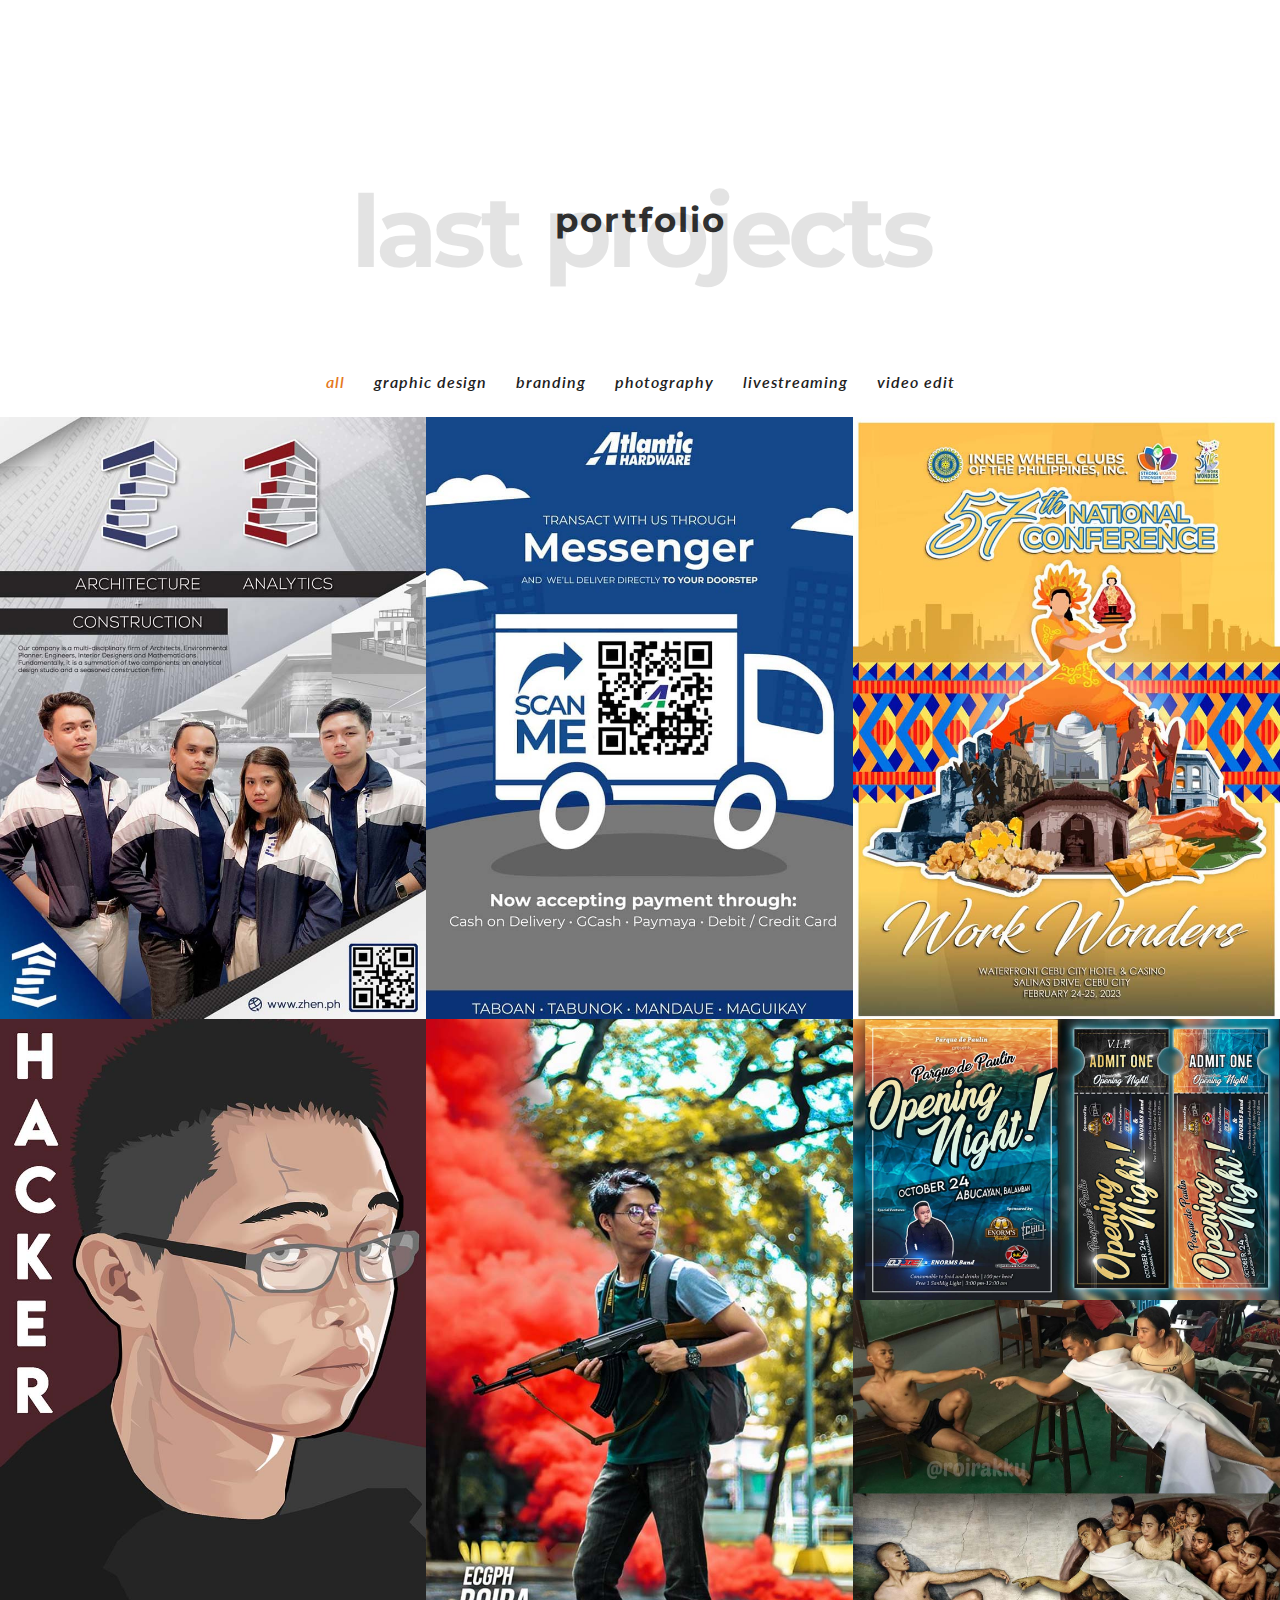
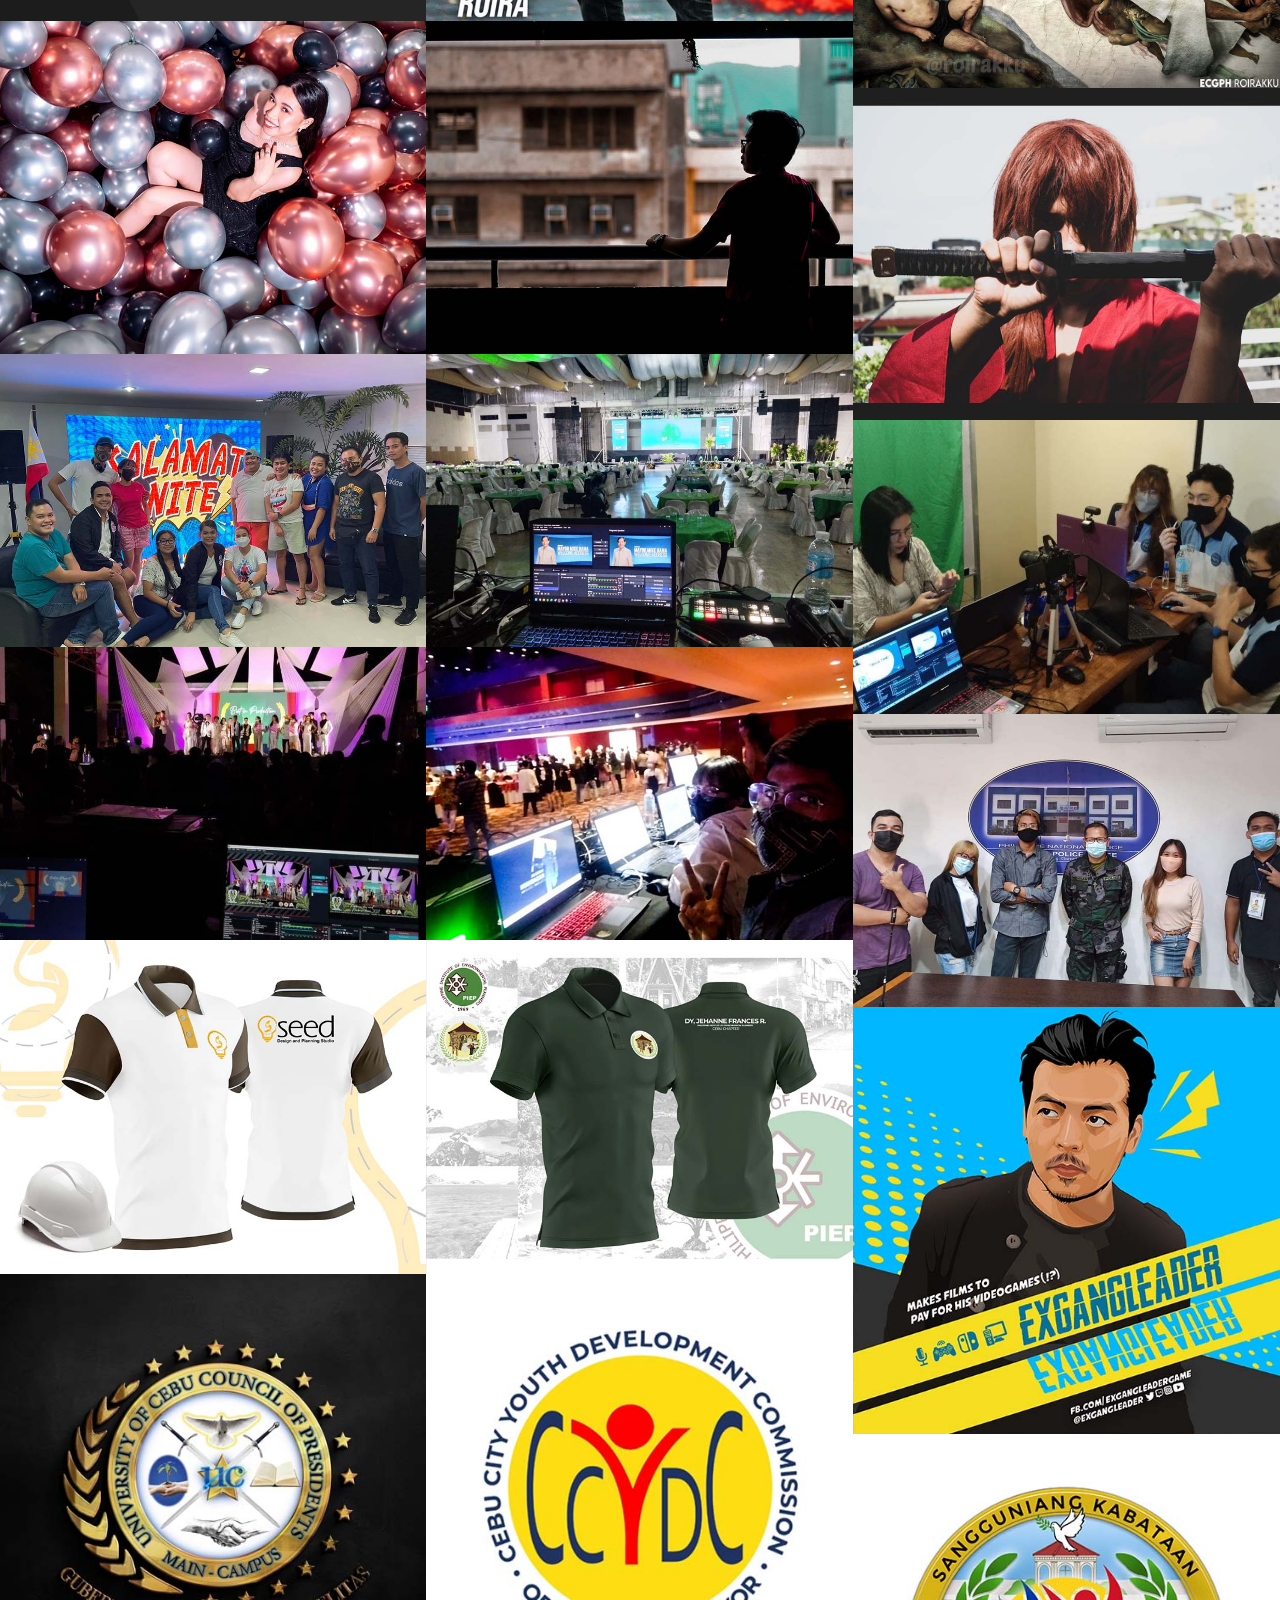
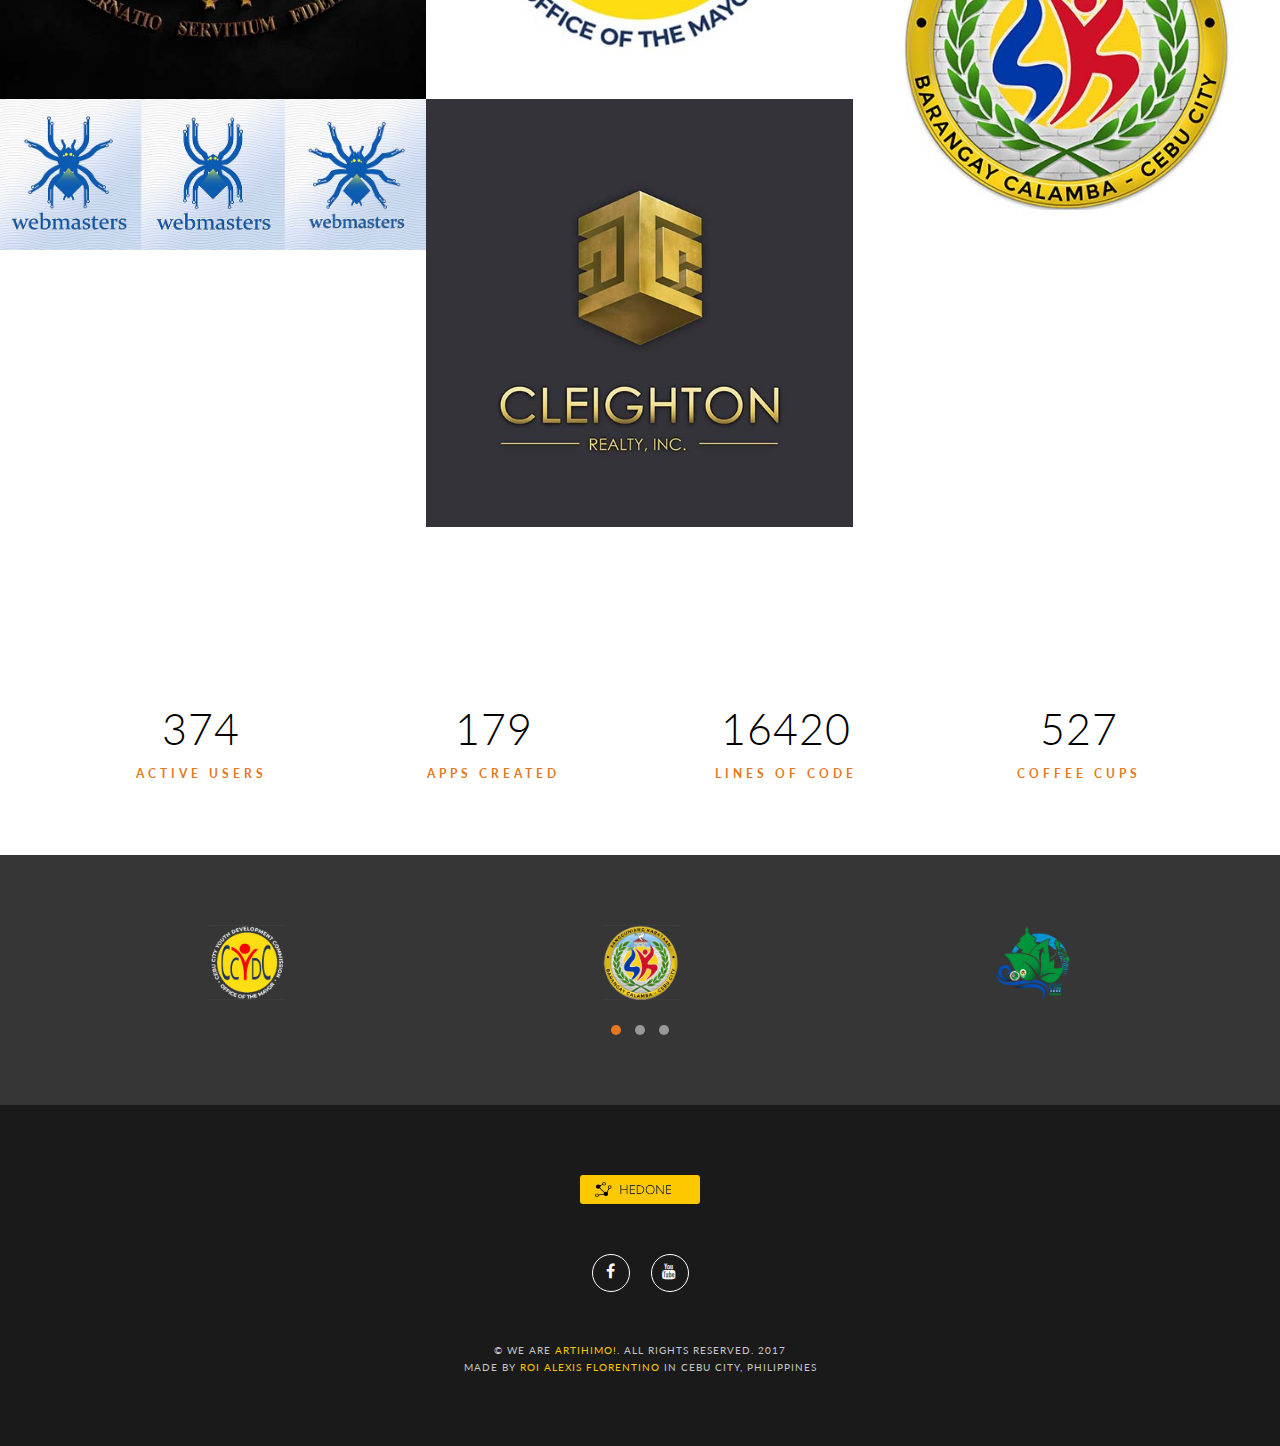
<file: portfolio.html>
<!DOCTYPE html>
<html lang="en">
    <head>
        <meta charset="utf-8">
        <meta http-equiv="X-UA-Compatible" content="IE=edge">
        <meta name="viewport" content="width=device-width, initial-scale=1">
        <!-- The above 3 meta tags *must* come first in the head; any other head content must come *after* these tags -->

        <title>Portfolio</title>

        <link rel="shortcut icon" type="image/x-icon" href="assets/img/molecule.png">

        <!-- Bootstrap -->
        <link href="assets/css/bootstrap.min.css" rel="stylesheet">

        <!-- HTML5 shim and Respond.js for IE8 support of HTML5 elements and media queries -->
        <!-- WARNING: Respond.js doesn't work if you view the page via file:// -->
        <!--[if lt IE 9]>
          <script src="https://oss.maxcdn.com/html5shiv/3.7.3/html5shiv.min.js"></script>
          <script src="https://oss.maxcdn.com/respond/1.4.2/respond.min.js"></script>
        <![endif]-->

        <link href="assets/css/animations.css" rel="stylesheet" type="text/css"/>
        <link href="assets/css/font-awesome.min.css" rel="stylesheet" type="text/css"/>
        <link href="assets/css/owl.carousel.custom.css" rel="stylesheet" type="text/css"/>
        <link href="assets/css/hedone.css" rel="stylesheet" type="text/css"/>
        <link href="assets/css/colors.css" rel="stylesheet" type="text/css"/>

        <!--[if lte IE 9]>
        <link href="assets/css/animations-ie-fix.css" rel="stylesheet" type="text/css"/>
        <![endif]-->
    </head>
	<body class="royal_preloader">	
	
		<!-- PRELOADER -->
		<div id="royal_preloader"></div>

        <!-- TOP SCROLL -->
        <div id="top-home-scroll"></div>
        <a href="#top-home-scroll" class="scroll-to-top-arrow-button"></a>
        
        <!-- AJAX LOADER -->
        <div id="ajax-loader" class="loader loader-default" data-half="" data-text="Loading..."></div>
        
        <!-- IS MOBILE HACK -->
        <div id="isMobile"></div>

        <!-- HEADER -->
        <header>
            <div class="animatedParent animateOnce">
                <div class="nav-back animated fadeInDown">
                    <nav class="navbar">
                        <div class="container-fluid">
                            <div class="container">
                                <div class="row">
                                    <div class="hedone-menu-header">
                                        <div class="nav-button">
                                            <i class="fa fa-bars"></i>
                                        </div>
                                        <!-- SITE LOGO -->
                                        <div class="site-branding">
                                            <a href="index.html">
                                                <img src="assets/img/site-logo.png" alt="brand logo"/>
                                            </a>
                                        </div>      
                                    </div>
                                    <!-- PRIMARY MENU -->
                                    <div id="Hedone" class="hedone-menu-container">
                                        <div class="navbar-right">
                                            <ul class="hedone-menu">
                                                <li class="menu-item">
                                                    <a href="index.html">Home</a>
                                                </li>
                                                <li class="menu-item">
                                                    <a href="about.html">About</a>
                                                </li>
                                                <li class="menu-item current-menu-item">
                                                    <a href="portfolio.html">Portfolio</a>
                                                </li>                                           
                                            </ul>
                                        </div>
                                    </div>
                                </div>
                            </div>
                        </div>
                    </nav>
                </div>
            </div>
        </header>
        <!-- HEADER END -->

        <!-- TOP PAGE MARGIN -->
        <div class="page-top-margin-section-80 white-background"></div>
        
        
        <!-- PROJECTS SECTION -->
        <section class="padding-top-bottom-120px white-background animation-overflow">
            <div class="container">
                <div class="row">
                    <div class="animatedParent animateOnce">
                        <h3 class="head-h3">portfolio</h3>
                        <p class="head-subtitle">last projects</p>
                    </div>
                </div>
                <!-- FILTERS -->
                <div class="row">
                    <div class="col-xs-12 padding-top-bottom-20px">
                        <ul class="portfolio-filter">
                            <li><a href="#" data-filter="*" class="current">all</a></li>
                            <li><a href="#" data-filter=".design">Graphic Design</a></li>
                            <li><a href="#" data-filter=".brand">Branding</a></li>
                            <li><a href="#" data-filter=".photo">Photography</a></li>
                            <li><a href="#" data-filter=".livestream">Livestreaming</a></li>
                            <li><a href="#" data-filter=".video">Video edit</a></li>
                        </ul>
                    </div>
                </div>
                <div class="clearfix"></div>
            </div>

            <!-- PROJECTS -->
            <div class="container-fluid max-width-1600px">
                <div class="row">
                    <div class="portfolio-container">
                        <!-- 2 col grid @ xs, 3 col grid @ sm, 4 col grid @ md -->
                        <div class="grid-sizer col-xs-12 col-sm-6 col-md-4"></div>
                        <!-- 1 col @ xs, 2 col @ sm, 2 col @ md -->
                        <div class="grid-item col-xs-12 col-sm-6 col-md-4 design">
                            <div class="grid-item-content">
                                <a class="masonry-portfolio-box-link">
                                    <div class="masonry-portfolio-box-mask">
                                        <div class="portfolio-mask-title">Zhen Ad Poster<br>
                                            <span class="portfolio-mask-subtitle" style="">Graphic Design</span>
                                        </div>
                                    </div>
                                    <img src="assets/img/graphic-1.jpg" alt="project" class="img-responsive"/>
                                </a>
                            </div>
                        </div> <!-- 1 col @ xs, 2 col @ sm, 2 col @ md -->
                        <div class="grid-item col-xs-12 col-sm-6 col-md-4 design">
                            <div class="grid-item-content">
                                <a class="masonry-portfolio-box-link">
                                    <div class="masonry-portfolio-box-mask">
                                        <div class="portfolio-mask-title">Atlantic Hardware QR Poster<br>
                                            <span class="portfolio-mask-subtitle" style="">Graphic Design</span>
                                        </div>
                                    </div>
                                    <img src="assets/img/graphic-2.jpg" alt="project" class="img-responsive"/>
                                </a>
                            </div>
                        </div> <!-- 1 col @ xs, 2 col @ sm, 2 col @ md -->
                        <div class="grid-item col-xs-12 col-sm-6 col-md-4 design">
                            <div class="grid-item-content">
                                <a class="masonry-portfolio-box-link">
                                    <div class="masonry-portfolio-box-mask">
                                        <div class="portfolio-mask-title">Inner Wheel Clubs 57th National Conference Official Souvnir Cover<br>
                                            <span class="portfolio-mask-subtitle" style="">Graphic Design</span>
                                        </div>
                                    </div>
                                    <img src="assets/img/graphic-3.jpg" alt="project" class="img-responsive"/>
                                </a>
                            </div>
                        </div>   <!-- 1 col @ xs, 2 col @ sm, 2 col @ md -->
                        <div class="grid-item col-xs-12 col-sm-6 col-md-4 design">
                            <div class="grid-item-content">
                                <a class="masonry-portfolio-box-link">
                                    <div class="masonry-portfolio-box-mask">
                                        <div class="portfolio-mask-title">Daniel Moratin Portrait Vector<br>
                                            <span class="portfolio-mask-subtitle" style="">Graphic Design</span>
                                        </div>
                                    </div>
                                    <img src="assets/img/graphic-4.jpg" alt="project" class="img-responsive"/>
                                </a>
                            </div>
                        </div>
                        <!-- 1 col @ xs, 2 col @ sm, 2 col @ md -->
                        <div class="grid-item col-xs-12 col-sm-6 col-md-4 design">
                            <div class="grid-item-content">
                                <a class="masonry-portfolio-box-link">
                                    <div class="masonry-portfolio-box-mask">
                                        <div class="portfolio-mask-title">Roial Photo Manipulation<br>
                                            <span class="portfolio-mask-subtitle" style="">Graphic Design</span>
                                        </div>
                                    </div>
                                    <img src="assets/img/graphic-5.jpg" alt="project" class="img-responsive"/>
                                </a>
                            </div>
                        </div>
                        <!-- 1 col @ xs, 2 col @ sm, 2 col @ md -->
                        <div class="grid-item col-xs-12 col-sm-6 col-md-4 design">
                            <div class="grid-item-content">
                                <a class="masonry-portfolio-box-link">
                                    <div class="masonry-portfolio-box-mask">
                                        <div class="portfolio-mask-title">Parque De Paulin Opening Night Poster & Tickets<br>
                                            <span class="portfolio-mask-subtitle" style="">Graphic Design</span>
                                        </div>
                                    </div>
                                    <img src="assets/img/graphic-6.jpg" alt="project" class="img-responsive"/>
                                </a>
                            </div>
                        </div>
                        <!-- 1 col @ xs, 2 col @ sm, 2 col @ md -->
                        <div class="grid-item col-xs-12 col-sm-6 col-md-4 design">
                            <div class="grid-item-content">
                                <a class="masonry-portfolio-box-link">
                                    <div class="masonry-portfolio-box-mask">
                                        <div class="portfolio-mask-title">Criminology Students Photo Manipulation<br>
                                            <span class="portfolio-mask-subtitle" style="">Graphic Design</span>
                                        </div>
                                    </div>
                                    <img src="assets/img/graphic-7.jpg" alt="project" class="img-responsive"/>
                                </a>
                            </div>
                        </div>
                        <!-- 1 col @ xs, 2 col @ sm, 2 col @ md -->
                        <div class="grid-item col-xs-12 col-sm-6 col-md-4 photo">
                            <div class="grid-item-content">
                                <a class="masonry-portfolio-box-link">
                                    <div class="masonry-portfolio-box-mask">
                                        <div class="portfolio-mask-title">Miss Julia's Silver Birthday Photoshoot<br>
                                            <span class="portfolio-mask-subtitle" style="">Photography</span>
                                        </div>
                                    </div>
                                    <img src="assets/img/photog-1.jpg" alt="project" class="img-responsive"/>
                                </a>
                            </div>
                        </div>
                        <!-- 1 col @ xs, 2 col @ sm, 2 col @ md -->
                        <div class="grid-item col-xs-12 col-sm-6 col-md-4 photo">
                            <div class="grid-item-content">
                                <a class="masonry-portfolio-box-link">
                                    <div class="masonry-portfolio-box-mask">
                                        <div class="portfolio-mask-title">Charlene Musni City Photoshoot<br>
                                            <span class="portfolio-mask-subtitle" style="">Photography</span>
                                        </div>
                                    </div>
                                    <img src="assets/img/photog-2.jpg" alt="project" class="img-responsive"/>
                                </a>
                            </div>
                        </div>
                        <!-- 1 col @ xs, 2 col @ sm, 2 col @ md -->
                        <div class="grid-item col-xs-12 col-sm-6 col-md-4 photo">
                            <div class="grid-item-content">
                                <a class="masonry-portfolio-box-link">
                                    <div class="masonry-portfolio-box-mask">
                                        <div class="portfolio-mask-title">Roi Alexis Florentino Cosplay Photoshoot<br>
                                            <span class="portfolio-mask-subtitle" style="">Photography</span>
                                        </div>
                                    </div>
                                    <img src="assets/img/photog-3.jpg" alt="project" class="img-responsive"/>
                                </a>
                            </div>
                        </div>
                        <!-- 1 col @ xs, 2 col @ sm, 2 col @ md -->
                        <div class="grid-item col-xs-12 col-sm-6 col-md-4 livestream ">
                            <div class="grid-item-content">
                                <a class="masonry-portfolio-box-link">
                                    <div class="masonry-portfolio-box-mask">
                                        <div class="portfolio-mask-title">SK Federation National Youth Day<br>
                                            <span class="portfolio-mask-subtitle" style="">Technical & Livestream</span>
                                        </div>
                                    </div>
                                    <img src="assets/img/livestream-1.jpg" alt="project" class="img-responsive"/>
                                </a>
                            </div>
                        </div>
                        <!-- 1 col @ xs, 2 col @ sm, 2 col @ md -->
                        <div class="grid-item col-xs-12 col-sm-6 col-md-4 livestream ">
                            <div class="grid-item-content">
                                <a class="masonry-portfolio-box-link">
                                    <div class="masonry-portfolio-box-mask">
                                        <div class="portfolio-mask-title">PIEP National Convention 2023<br>
                                            <span class="portfolio-mask-subtitle" style="">Technical & Livestream</span>
                                        </div>
                                    </div>
                                    <img src="assets/img/livestream-2.jpg" alt="project" class="img-responsive"/>
                                </a>
                            </div>
                        </div>
                        <!-- 1 col @ xs, 2 col @ sm, 2 col @ md -->
                        <div class="grid-item col-xs-12 col-sm-6 col-md-4 livestream ">
                            <div class="grid-item-content">
                                <a class="masonry-portfolio-box-link">
                                    <div class="masonry-portfolio-box-mask">
                                        <div class="portfolio-mask-title">PSITS CCS Orientation<br>
                                            <span class="portfolio-mask-subtitle" style="">Technical & Livestream</span>
                                        </div>
                                    </div>
                                    <img src="assets/img/livestream-3.jpg" alt="project" class="img-responsive"/>
                                </a>
                            </div>
                        </div>
                        <!-- 1 col @ xs, 2 col @ sm, 2 col @ md -->
                        <div class="grid-item col-xs-12 col-sm-6 col-md-4 livestream ">
                            <div class="grid-item-content">
                                <a class="masonry-portfolio-box-link">
                                    <div class="masonry-portfolio-box-mask">
                                        <div class="portfolio-mask-title">Pardo SK Pageant<br>
                                            <span class="portfolio-mask-subtitle" style="">Technical & Livestream</span>
                                        </div>
                                    </div>
                                    <img src="assets/img/livestream-4.jpg" alt="project" class="img-responsive"/>
                                </a>
                            </div>
                        </div>
                        <div class="grid-item col-xs-12 col-sm-6 col-md-4 livestream ">
                            <div class="grid-item-content">
                                <a class="masonry-portfolio-box-link">
                                    <div class="masonry-portfolio-box-mask">
                                        <div class="portfolio-mask-title">SK Federation Universal Pride<br>
                                            <span class="portfolio-mask-subtitle" style="">Technical & Livestream</span>
                                        </div>
                                    </div>
                                    <img src="assets/img/livestream-5.jpg" alt="project" class="img-responsive"/>
                                </a>
                            </div>
                        </div>
                        <!-- 1 col @ xs, 2 col @ sm, 2 col @ md -->
                        <div class="grid-item col-xs-12 col-sm-6 col-md-4 livestream ">
                            <div class="grid-item-content">
                                <a class="masonry-portfolio-box-link">
                                    <div class="masonry-portfolio-box-mask">
                                        <div class="portfolio-mask-title">SK Federation KKDAT Livestream<br>
                                            <span class="portfolio-mask-subtitle" style="">Technical & Livestream</span>
                                        </div>
                                    </div>
                                    <img src="assets/img/livestream-6.jpg" alt="project" class="img-responsive"/>
                                </a>
                            </div>
                        </div>
                        <!-- 1 col @ xs, 2 col @ sm, 2 col @ md -->
                        <div class="grid-item col-xs-12 col-sm-6 col-md-4 design brand">
                            <div class="grid-item-content">
                                <a href="project.html" class="masonry-portfolio-box-link">
                                    <div class="masonry-portfolio-box-mask">
                                        <div class="portfolio-mask-title">Seed Studio Proposed Uniform<br>
                                            <span class="portfolio-mask-subtitle" style="">Graphic Design</span>
                                        </div>
                                    </div>
                                    <img src="assets/img/brand-1.jpg" alt="project" class="img-responsive"/>
                                </a>
                            </div>
                        </div>
                        <!-- 1 col @ xs, 2 col @ sm, 2 col @ md --><div class="grid-item col-xs-12 col-sm-6 col-md-4 design brand">
                            <div class="grid-item-content">
                                <a href="project.html" class="masonry-portfolio-box-link">
                                    <div class="masonry-portfolio-box-mask">
                                        <div class="portfolio-mask-title">PIEP Proposed Uniform<br>
                                            <span class="portfolio-mask-subtitle" style="">Graphic Design</span>
                                        </div>
                                    </div>
                                    <img src="assets/img/brand-2.jpg" alt="project" class="img-responsive"/>
                                </a>
                            </div>
                        </div>
                        <!-- 1 col @ xs, 2 col @ sm, 2 col @ md -->
                        <div class="grid-item col-xs-12 col-sm-6 col-md-4 design brand">
                            <div class="grid-item-content">
                                <a href="project.html" class="masonry-portfolio-box-link">
                                    <div class="masonry-portfolio-box-mask">
                                        <div class="portfolio-mask-title">Direk Victor Villanueva Vector<br>
                                            <span class="portfolio-mask-subtitle" style="">Graphic Design</span>
                                        </div>
                                    </div>
                                    <img src="assets/img/brand-3.jpg" alt="project" class="img-responsive"/>
                                </a>
                            </div>
                        </div>
                        <!-- 1 col @ xs, 2 col @ sm, 2 col @ md -->
                        <div class="grid-item col-xs-12 col-sm-6 col-md-4 design brand">
                            <div class="grid-item-content">
                                <a href="project.html" class="masonry-portfolio-box-link">
                                    <div class="masonry-portfolio-box-mask">
                                        <div class="portfolio-mask-title">University of Cebu Council of Presidents Logo Revised<br>
                                            <span class="portfolio-mask-subtitle" style="">Graphic Design</span>
                                        </div>
                                    </div>
                                    <img src="assets/img/brand-4.jpg" alt="project" class="img-responsive"/>
                                </a>
                            </div>
                        </div>
                        <!-- 1 col @ xs, 2 col @ sm, 2 col @ md -->
                        <div class="grid-item col-xs-12 col-sm-6 col-md-4 design brand">
                            <div class="grid-item-content">
                                <a href="project.html" class="masonry-portfolio-box-link">
                                    <div class="masonry-portfolio-box-mask">
                                        <div class="portfolio-mask-title">Cebu City Youth Developement Commission<br>
                                            <span class="portfolio-mask-subtitle" style="">Graphic Design</span>
                                        </div>
                                    </div>
                                    <img src="assets/img/brand-5.jpg" alt="project" class="img-responsive"/>
                                </a>
                            </div>
                        </div>
                        <!-- 1 col @ xs, 2 col @ sm, 2 col @ md -->
                        <div class="grid-item col-xs-12 col-sm-6 col-md-4 design brand">
                            <div class="grid-item-content">
                                <a href="project.html" class="masonry-portfolio-box-link">
                                    <div class="masonry-portfolio-box-mask">
                                        <div class="portfolio-mask-title">SK Calamba Logo Revision<br>
                                            <span class="portfolio-mask-subtitle" style="">Graphic Design</span>
                                        </div>
                                    </div>
                                    <img src="assets/img/brand-6.jpg" alt="project" class="img-responsive"/>
                                </a>
                            </div>
                        </div>
                        <!-- 1 col @ xs, 2 col @ sm, 2 col @ md -->
                        <div class="grid-item col-xs-12 col-sm-6 col-md-4 design brand">
                            <div class="grid-item-content">
                                <a href="project.html" class="masonry-portfolio-box-link">
                                    <div class="masonry-portfolio-box-mask">
                                        <div class="portfolio-mask-title">University of Cebu Webmasters Logo<br>
                                            <span class="portfolio-mask-subtitle" style="">Graphic Design</span>
                                        </div>
                                    </div>
                                    <img src="assets/img/brand-7.jpg" alt="project" class="img-responsive"/>
                                </a>
                            </div>
                        </div>
                        <!-- 1 col @ xs, 2 col @ sm, 2 col @ md -->
                        <div class="grid-item col-xs-12 col-sm-6 col-md-4 design brand">
                            <div class="grid-item-content">
                                <a href="project.html" class="masonry-portfolio-box-link">
                                    <div class="masonry-portfolio-box-mask">
                                        <div class="portfolio-mask-title">Cleighton Real Estate Logo<br>
                                            <span class="portfolio-mask-subtitle" style="">Graphic Design</span>
                                        </div>
                                    </div>
                                    <img src="assets/img/brand-8.jpg" alt="project" class="img-responsive"/>
                                </a>
                            </div>
                        </div>
                        <!-- 1 col @ xs, 2 col @ sm, 2 col @ md -->
                    </div>
                </div>
                <div class="clearfix"></div>
            </div>
        </section>
        
        <!-- COUNTER SECTION -->
        <div class="white-background padding-top-bottom-60px keep-z-index">
            <div class="container">
                <div class="row">
                    <div class="animatedParent animateOnce">
                        <div class="col-sm-3">
                            <div class="facts-number"><span class="counter" data-counter-val="374">374</span></div>
                            <div class="facts-name">active users</div>
                        </div>
                        <div class="col-sm-3">
                            <div class="facts-number"><span class="counter" data-counter-val="179">179</span></div>
                            <div class="facts-name">apps created</div>
                        </div>
                        <div class="col-sm-3">
                            <div class="facts-number"><span class="counter" data-counter-val="16420">16420</span></div>
                            <div class="facts-name">lines of code</div>
                        </div>
                        <div class="col-sm-3">
                            <div class="facts-number"><span class="counter" data-counter-val="527">527</span></div>
                            <div class="facts-name">coffee cups</div>
                        </div>
                    </div>
                </div>
            </div>
        </div>

        <!-- BRANDING SLIDER -->
        <div class="padding-top-bottom-60px dark-background">
            <div class="container">
                <div class="row">
                    <div class="brand-slider owl-carousel owl-theme animatedParent animateOnce">
                        <div class="item">
                            <div class="brand-logo-holder">
                                <img src="assets/img/white1.png" alt="brand logo"/>
                            </div>
                        </div>
                        <div class="item">
                            <div class="brand-logo-holder">
                                <img src="assets/img/white2.png" alt="brand logo"/>
                            </div>
                        </div>
                        <div class="item">
                            <div class="brand-logo-holder">
                                <img src="assets/img/white3.png" alt="brand logo"/>
                            </div>
                        </div><div class="item">
                            <div class="brand-logo-holder">
                                <img src="assets/img/white4.png" alt="brand logo"/>
                            </div>
                        </div><div class="item">
                            <div class="brand-logo-holder">
                                <img src="assets/img/white5.png" alt="brand logo"/>
                            </div>
                        </div><div class="item">
                            <div class="brand-logo-holder">
                                <img src="assets/img/white6.png" alt="brand logo"/>
                            </div>
                        </div><div class="item">
                            <div class="brand-logo-holder">
                                <img src="assets/img/white1.png" alt="brand logo"/>
                            </div>
                        </div><div class="item">
                            <div class="brand-logo-holder">
                                <img src="assets/img/white2.png" alt="brand logo"/>
                            </div>
                        </div><div class="item">
                            <div class="brand-logo-holder">
                                <img src="assets/img/white3.png" alt="brand logo"/>
                            </div>
                        </div>
                    </div>
                </div>
            </div>
        </div>
                        </div>
                    </div>
                </div>
            </div>
        </section>

        <!-- FOOTER -->
        <footer class="footer">
            <div class="container">
                <div class="row">
                    <div class="footer-logo">
                        <img src="assets/img/site-logo.png" alt="footer logo"/>
                    </div>
                    <div class="footer-social-block">
                        <a href="https://www.facebook.com/artihimo" class="w-inline-block social-wrap">
                            <i class="fa fa-facebook"></i>
                        </a>
                        <a href="https://www.youtube.com/@roirakku" class="w-inline-block social-wrap">
                            <i class="fa fa-youtube"></i>
                        </a>
                    </div>
                    <div class="footer-text">
                        © We are <span class="footer-text-span">Artihimo!</span>. All rights reserved. 2017<br>Made by <span class="footer-text-span">Roi Alexis Florentino</span> In Cebu City, Philippines
                    </div>
                </div>
            </div>
        </footer>


        <!-- jQuery (necessary for Bootstrap's JavaScript plugins) -->
        <script src="assets/js/jquery.js"></script>
        <!-- Include all compiled plugins (below), or include individual files as needed -->
        <script src="assets/js/bootstrap.min.js"></script>
        <!-- PLUGINS -->
        <script src="assets/js/plugins.js" type="text/javascript"></script>
        <!-- MAIN JS -->
        <script src="assets/js/main.js" type="text/javascript"></script>
    </body>
</html>
</file>
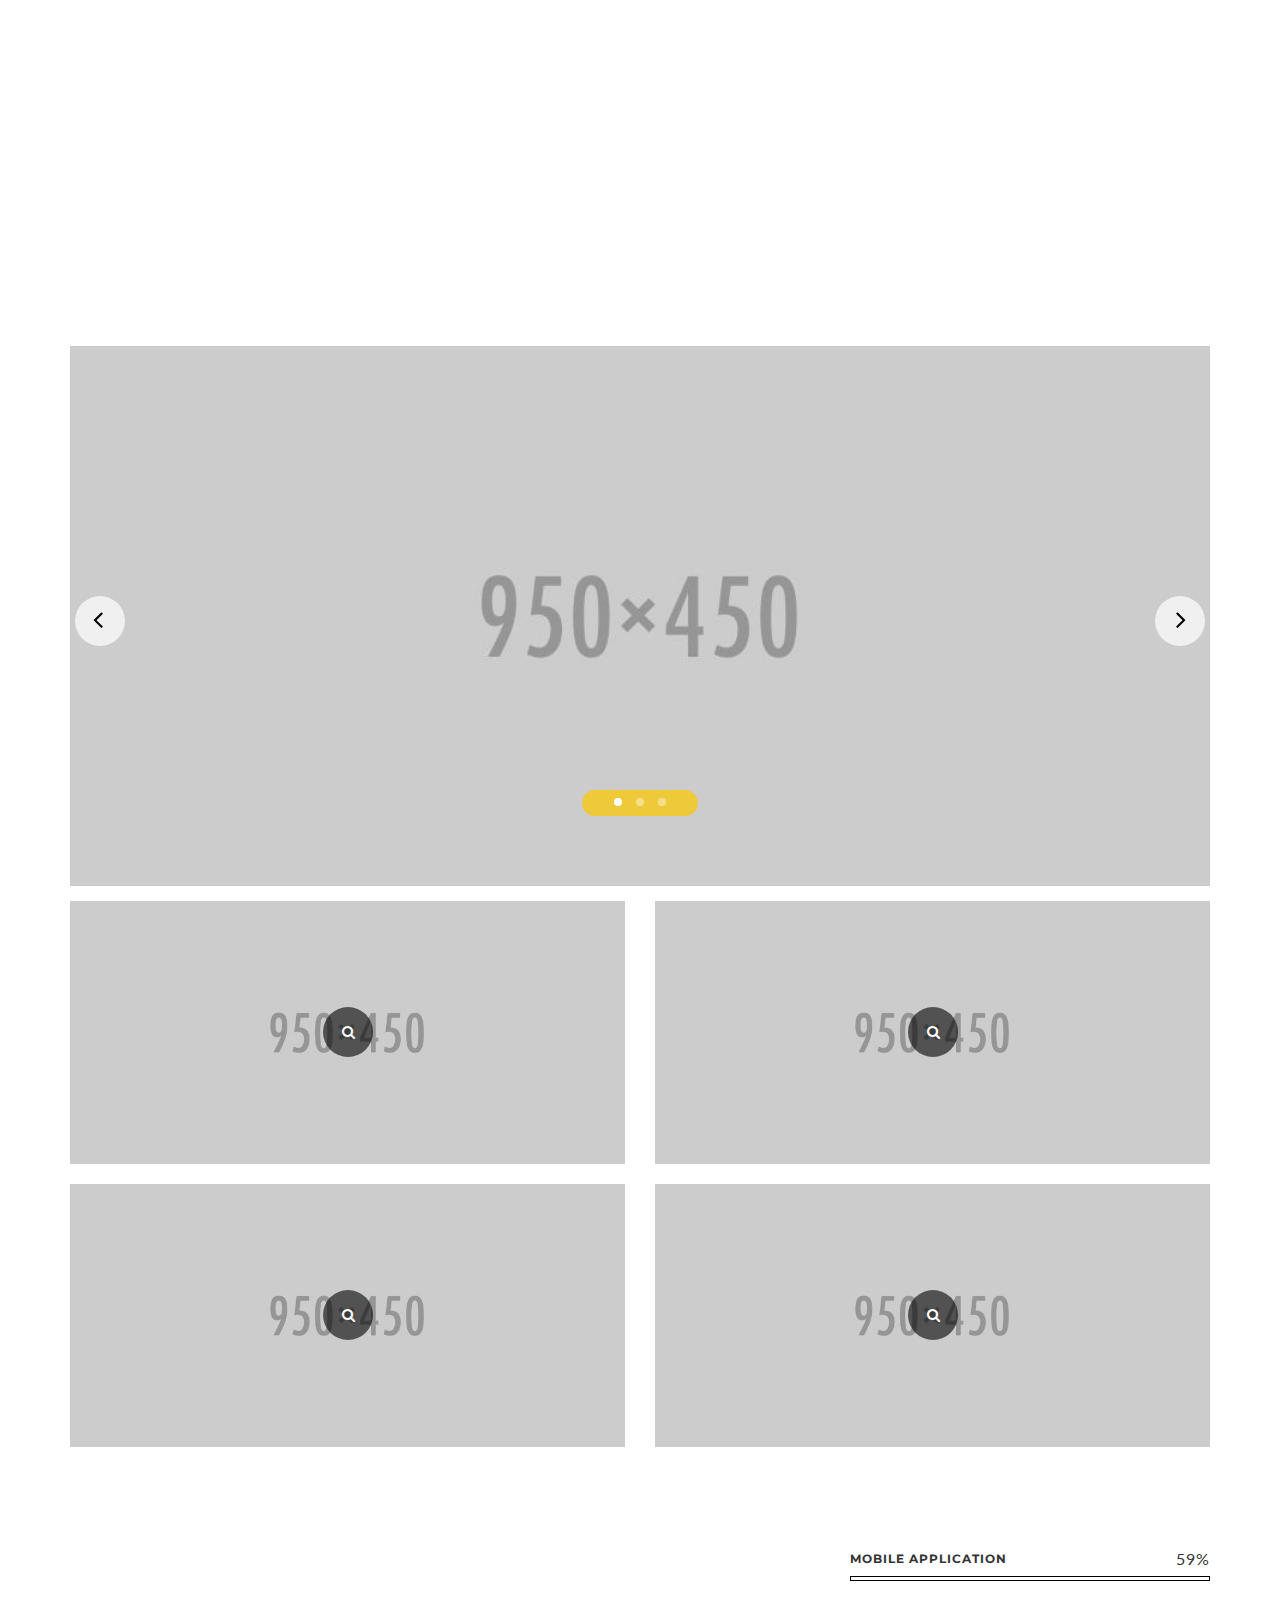
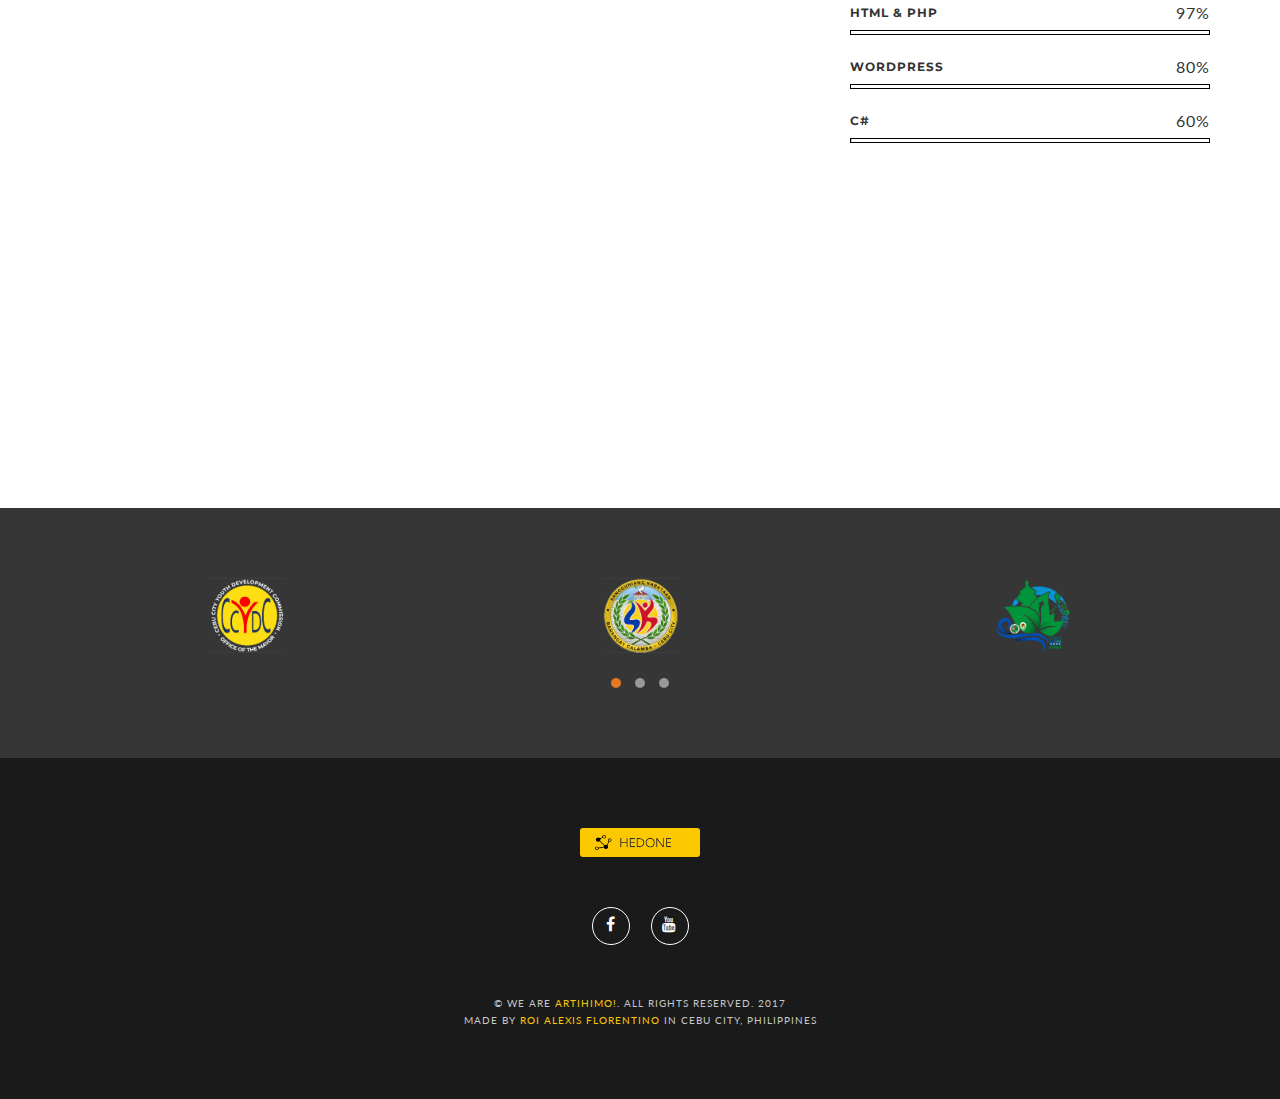
<file: project.html>
<!DOCTYPE html>
<html lang="en">
    <head>
        <meta charset="utf-8">
        <meta http-equiv="X-UA-Compatible" content="IE=edge">
        <meta name="viewport" content="width=device-width, initial-scale=1">
        <!-- The above 3 meta tags *must* come first in the head; any other head content must come *after* these tags -->

        <title>Project Title</title>

        <link rel="shortcut icon" type="image/x-icon" href="assets/img/molecule.png">

        <!-- Bootstrap -->
        <link href="assets/css/bootstrap.min.css" rel="stylesheet">

        <!-- HTML5 shim and Respond.js for IE8 support of HTML5 elements and media queries -->
        <!-- WARNING: Respond.js doesn't work if you view the page via file:// -->
        <!--[if lt IE 9]>
          <script src="https://oss.maxcdn.com/html5shiv/3.7.3/html5shiv.min.js"></script>
          <script src="https://oss.maxcdn.com/respond/1.4.2/respond.min.js"></script>
        <![endif]-->

        
        <link href="assets/css/blueimp-gallery.min.css" rel="stylesheet" type="text/css"/>
        <link href="assets/css/animations.css" rel="stylesheet" type="text/css"/>
        <link href="assets/css/font-awesome.min.css" rel="stylesheet" type="text/css"/>
        <link href="assets/css/owl.carousel.custom.css" rel="stylesheet" type="text/css"/>
        <link href="assets/css/hedone.css" rel="stylesheet" type="text/css"/>
        <link href="assets/css/colors.css" rel="stylesheet" type="text/css"/>

        <!--[if lte IE 9]>
        <link href="assets/css/animations-ie-fix.css" rel="stylesheet" type="text/css"/>
        <![endif]-->
    </head>
	<body class="royal_preloader">	
	
		<!-- PRELOADER -->
		<div id="royal_preloader"></div>

        <!-- TOP SCROLL -->
        <div id="top-home-scroll"></div>
        <a href="#top-home-scroll" class="scroll-to-top-arrow-button"></a>

        <!-- AJAX LOADER -->
        <div id="ajax-loader" class="loader loader-default" data-half="" data-text="Loading..."></div>

        <!-- IS MOBILE HACK -->
        <div id="isMobile"></div>

        <!-- HEADER -->
        <header>
            <div class="animatedParent animateOnce">
                <div class="nav-back animated fadeInDown">
                    <nav class="navbar">
                        <div class="container-fluid">
                            <div class="container">
                                <div class="row">
                                    <div class="hedone-menu-header">
                                        <div class="nav-button">
                                            <i class="fa fa-bars"></i>
                                        </div>
                                        <!-- SITE LOGO -->
                                        <div class="site-branding">
                                            <a href="index.html">
                                                <img src="assets/img/site-logo.png" alt="brand logo"/>
                                            </a>
                                        </div>      
                                    </div>
                                    <!-- PRIMARY MENU -->
                                    <div id="Hedone" class="hedone-menu-container">
                                        <div class="navbar-right">
                                            <ul class="hedone-menu">
                                                <li class="menu-item">
                                                    <a href="index.html">Home</a>
                                                </li>
                                                <li class="menu-item current-menu-item">
                                                    <a href="about.html">About</a>
                                                </li>
                                                <li class="menu-item">
                                                    <a href="services.html">Services</a>
                                                </li>
                                                <li class="menu-item">
                                                    <a href="portfolio.html">Portfolio</a>
                                                </li>                                           
                                            </ul>
                                        </div>
                                    </div>
                                </div>
                            </div>
                        </div>
                    </nav>
                </div>
            </div>
        </header>
        <!-- HEADER END -->

        <!-- TOP PAGE MARGIN -->
        <div class="page-top-margin-section-80 white-background"></div>

        <!-- CAROUSEL -->
        <div class="padding-top-120px white-background">
            <div class="container">
                <div class="row">
                    <div class="animatedParent animateOnce">
                        <h3 class="head-h3 animated fadeInDown delay-250">project page</h3>
                        <p class="head-subtitle animated fadeInDown">branding</p>
                    </div>
                </div>
                <div class="project-slider owl-carousel owl-theme">
                    <div class="item">
                        <img src="assets/img/project-page/slide-1.jpg" alt="project page slide-1" class="img-responsive" />
                    </div>
                    <div class="item">
                        <img src="assets/img/project-page/slide-2.jpg" alt="project page slide-2" class="img-responsive" />
                    </div>
                    <div class="item">
                        <img src="assets/img/project-page/slide-3.jpg" alt="project page slide-3" class="img-responsive" />
                    </div>
                </div>
            </div>
        </div>

        <!-- GALLERY -->
        <div class="white-background padding-top-15px keep-z-index">
            <div class="container">
                <div class="row gallery">
                    <div class="col-sm-6 margin-bottom-20px">
                        <a href="assets/img/project-page/gallery-1.jpg" title="Donec vitae" data-gallery>
                            <img src="assets/img/project-page/gallery-1.jpg" alt="project page gallery-1" class="img-responsive" />
                        </a>
                    </div>
                    <div class="col-sm-6 margin-bottom-20px">
                        <a href="assets/img/project-page/gallery-2.jpg" title="Lorem Ipsum" data-gallery>
                            <img src="assets/img/project-page/gallery-2.jpg" alt="project page gallery-2" class="img-responsive" />
                        </a>
                    </div>
                    <div class="col-sm-6 margin-bottom-20px">
                        <a href="assets/img/project-page/gallery-3.jpg" title="Cras porttitor" data-gallery>
                            <img src="assets/img/project-page/gallery-3.jpg" alt="project page gallery-3" class="img-responsive" />
                        </a>
                    </div>
                    <div class="col-sm-6 margin-bottom-20px">
                        <a href="assets/img/project-page/gallery-4.jpg" title="Phasellus luctus" data-gallery>
                            <img src="assets/img/project-page/gallery-4.jpg" alt="project page gallery-4" class="img-responsive" />
                        </a>
                    </div>
                </div>
            </div>
        </div>

        <!-- QUOTE & SKILL SECTION -->
        <div class="padding-top-80px white-background">
            <div class="container">
                <div class="row animatedParent animateOnce">
                    <div class="col-sm-8">
                        <blockquote class="quote animated fadeInUp">
                            "We are a new creative studio. veritatis, eosquiso uam asperi oresipsum itaque dignissimos reprehen derit. non quos ratione ipsa facilisis. Vivamus dapibus rutrum mi ut aliquam. In hac habitasse platea dictumst. Integer sagittis neque a tortor tempor in porta sem vulputate."
                        </blockquote>
                    </div>
                    <div class="col-sm-4">
                        <div class="progress-wrapper">
                            <div class="progress-name">mobile application</div>
                            <div class="progress-percen">59%</div>
                            <div class="progress-back" data-percent="59%">
                                <div class="animatedParent animateOnce">
                                    <div class="progress-full-line-over animated slideInLeft"></div>
                                </div>
                            </div>
                        </div>
                        <div class="progress-wrapper">
                            <div class="progress-name">html & php</div>
                            <div class="progress-percen">97%</div>
                            <div class="progress-back" data-percent="97%">
                                <div class="animatedParent animateOnce">
                                    <div class="progress-full-line-over animated slideInLeft"></div>
                                </div>
                            </div>
                        </div>
                        <div class="progress-wrapper">
                            <div class="progress-name">wordpress</div>
                            <div class="progress-percen">80%</div>
                            <div class="progress-back" data-percent="80%">
                                <div class="animatedParent animateOnce">
                                    <div class="progress-full-line-over animated slideInLeft"></div>
                                </div>
                            </div>
                        </div>
                        <div class="progress-wrapper">
                            <div class="progress-name">c#</div>
                            <div class="progress-percen">60%</div>
                            <div class="progress-back" data-percent="60%">
                                <div class="animatedParent animateOnce">
                                    <div class="progress-full-line-over animated slideInLeft"></div>
                                </div>
                            </div>
                        </div>
                    </div>
                </div>
            </div>
        </div>

        <!-- DROPCAP SECTION -->
        <div class="padding-top-80px paddin-bottom-120px white-background">
            <div class="container">
                <div class="row animatedParent animateOnce">
                    <div class="col-sm-8 animated fadeInUp delay-250">
                        <p><span class="dropcap main-color">O</span>ur team is specially designed to create successful, custom, innovative digital products from the initial concept through full product launch. From whiteboard sketches to pixel-perfect designs. We're a close team of creatives, designers & developers who work together to create beautiful, engaging digital experiences.
                        </p>
                    </div>
                    <div class="col-sm-4 animated fadeInUp delay-500">
                        <ul>
                            <li><div class="project-list-item"><strong data-new-link="true"><em>Client: </em></strong>ThemeForest</div></li>
                            <li><div class="project-list-item"><strong data-new-link="true"><em>Date:</em></strong> 22.02.2016.</div></li>
                            <li><div class="project-list-item"><strong data-new-link="true"><em>Category:</em></strong> Branding</div></li>
                            <li><div class="project-list-item"><strong data-new-link="true"><em>Link:</em></strong> themeforest.net</div></li>
                        </ul>
                    </div>
                </div>
            </div>
        </div>

        <!-- BRANDING SLIDER -->
        <div class="padding-top-bottom-60px dark-background keep-z-index">
            <div class="container">
                <div class="row">
                    <div class="brand-slider owl-carousel owl-theme animatedParent animateOnce">
                        <div class="item">
                            <div class="brand-logo-holder">
                                <img src="assets/img/white1.png" alt="brand logo"/>
                            </div>
                        </div>
                        <div class="item">
                            <div class="brand-logo-holder">
                                <img src="assets/img/white2.png" alt="brand logo"/>
                            </div>
                        </div>
                        <div class="item">
                            <div class="brand-logo-holder">
                                <img src="assets/img/white3.png" alt="brand logo"/>
                            </div>
                        </div><div class="item">
                            <div class="brand-logo-holder">
                                <img src="assets/img/white4.png" alt="brand logo"/>
                            </div>
                        </div><div class="item">
                            <div class="brand-logo-holder">
                                <img src="assets/img/white5.png" alt="brand logo"/>
                            </div>
                        </div><div class="item">
                            <div class="brand-logo-holder">
                                <img src="assets/img/white6.png" alt="brand logo"/>
                            </div>
                        </div><div class="item">
                            <div class="brand-logo-holder">
                                <img src="assets/img/white1.png" alt="brand logo"/>
                            </div>
                        </div><div class="item">
                            <div class="brand-logo-holder">
                                <img src="assets/img/white2.png" alt="brand logo"/>
                            </div>
                        </div><div class="item">
                            <div class="brand-logo-holder">
                                <img src="assets/img/white3.png" alt="brand logo"/>
                            </div>
                        </div>
                    </div>
                </div>
            </div>
        </div>

        <!-- BLUEIMP GALLERY -->
        <!-- The Gallery as lightbox dialog, should be a child element of the document body -->
        <div id="blueimp-gallery" class="blueimp-gallery blueimp-gallery-controls">
            <div class="slides"></div>
            <h3 class="title">foo</h3>
            <a class="prev"><i class="fa fa-angle-left"></i></a>
            <a class="next"><i class="fa fa-angle-right"></i></a>
            <a class="close">×</a>
            <a class="play-pause"></a>
            <ol class="indicator"></ol>
        </div>

        <!-- FOOTER -->
        <footer class="footer">
            <div class="container">
                <div class="row">
                    <div class="footer-logo">
                        <img src="assets/img/site-logo.png" alt="footer logo"/>
                    </div>
                    <div class="footer-social-block">
                        <a href="https://www.facebook.com/artihimo" class="w-inline-block social-wrap">
                            <i class="fa fa-facebook"></i>
                        </a>
                        <a href="https://www.youtube.com/@roirakku" class="w-inline-block social-wrap">
                            <i class="fa fa-youtube"></i>
                        </a>
                    </div>
                    <div class="footer-text">
                        © We are <span class="footer-text-span">Artihimo!</span>. All rights reserved. 2017<br>Made by <span class="footer-text-span">Roi Alexis Florentino</span> In Cebu City, Philippines
                    </div>
                </div>
            </div>
        </footer>




        <!-- jQuery (necessary for Bootstrap's JavaScript plugins) -->
        <script src="assets/js/jquery.js"></script>
        <!-- Include all compiled plugins (below), or include individual files as needed -->
        <script src="assets/js/bootstrap.min.js"></script>
        <!-- PLUGINS -->
        <script src="assets/js/plugins.js" type="text/javascript"></script>
        <!-- BLUEIMP GALLERY -->
        <script src="assets/js/jquery.blueimp-gallery.min.js" type="text/javascript"></script>
        <!-- MAIN JS -->
        <script src="assets/js/main.js" type="text/javascript"></script>
        <!-- BLUEIMP GALLERY -->
        <script>
			(function($) { "use strict";
				$(document).ready(function () {

					$('#blueimp-gallery').data({
						useBootstrapModal: false,
						transitionSpeed: 1000,
						slideshowInterval: 4000,
						fullScreen: false,
						startSlideshow: false
					});

				});
			  })(jQuery); 	
        </script>
    </body>
</html>
</file>
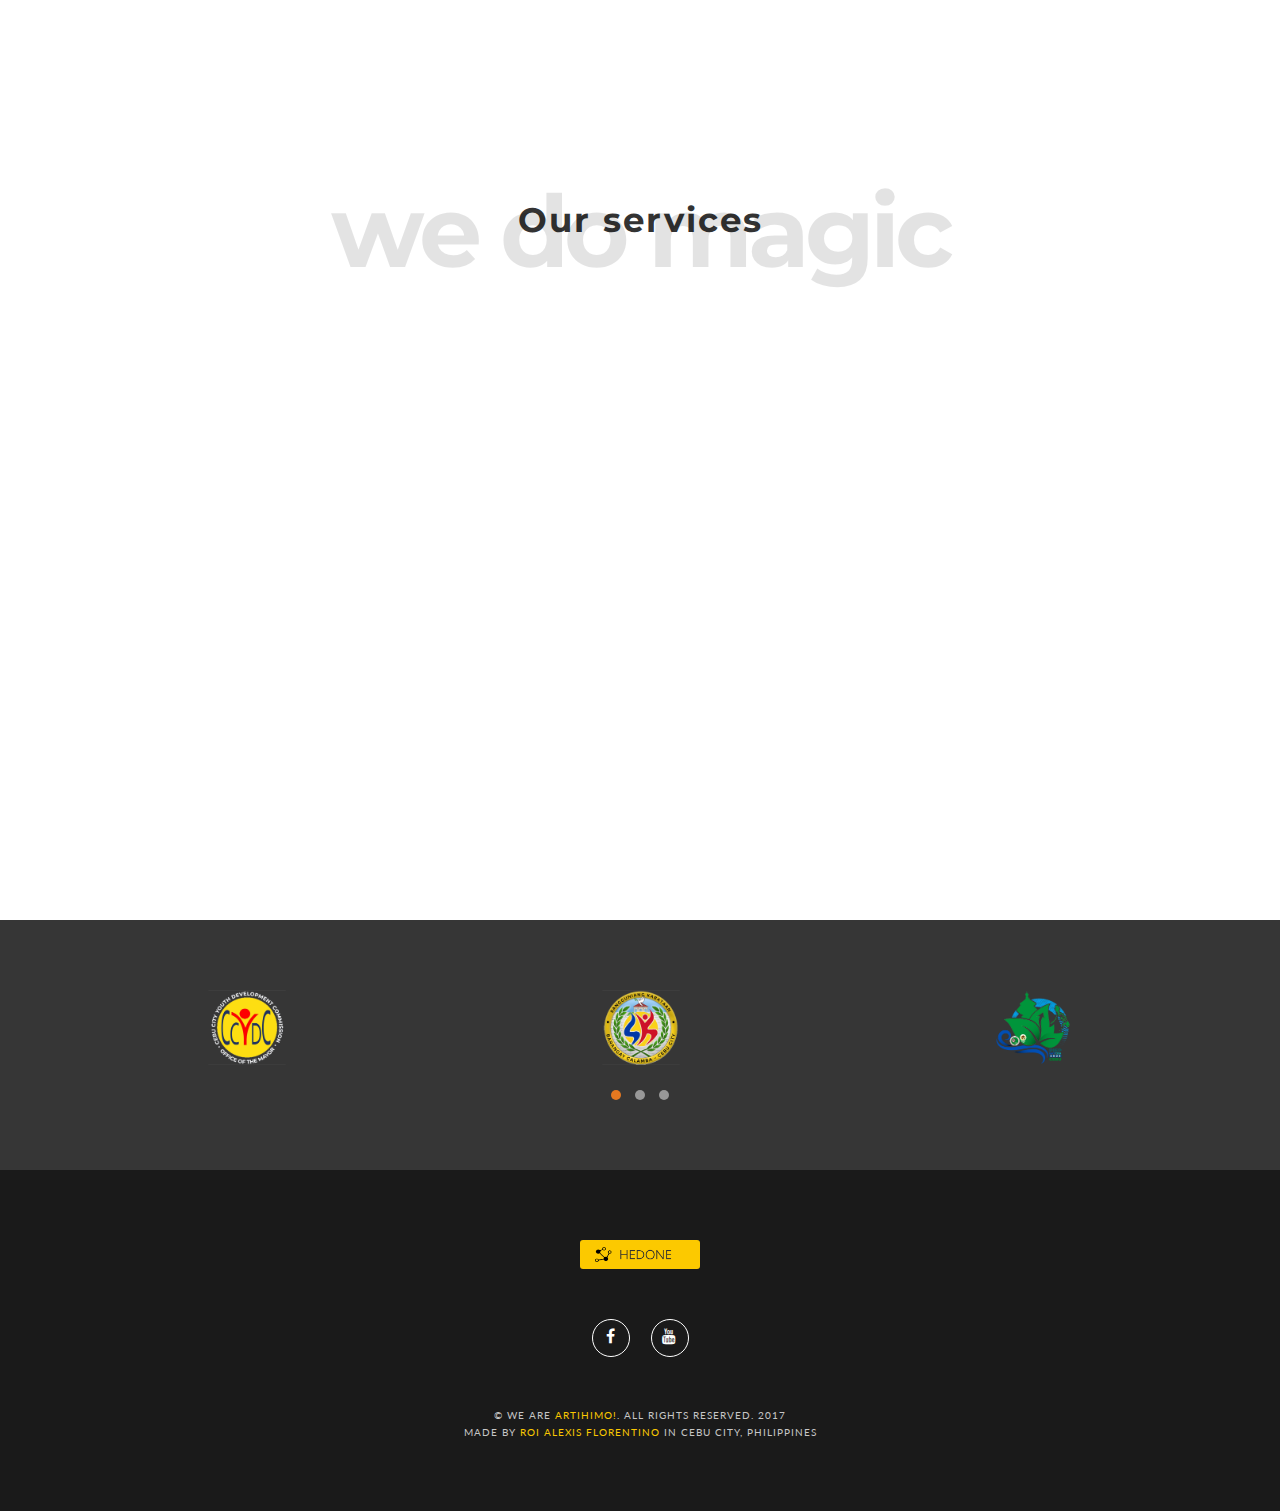
<file: services.html>
<!DOCTYPE html>
<html lang="en">
    <head>
        <meta charset="utf-8">
        <meta http-equiv="X-UA-Compatible" content="IE=edge">
        <meta name="viewport" content="width=device-width, initial-scale=1">
        <!-- The above 3 meta tags *must* come first in the head; any other head content must come *after* these tags -->

        <title>Services</title>

        <link rel="shortcut icon" type="image/x-icon" href="assets/img/molecule.png">

        <!-- Bootstrap -->
        <link href="assets/css/bootstrap.min.css" rel="stylesheet">

        <!-- HTML5 shim and Respond.js for IE8 support of HTML5 elements and media queries -->
        <!-- WARNING: Respond.js doesn't work if you view the page via file:// -->
        <!--[if lt IE 9]>
          <script src="https://oss.maxcdn.com/html5shiv/3.7.3/html5shiv.min.js"></script>
          <script src="https://oss.maxcdn.com/respond/1.4.2/respond.min.js"></script>
        <![endif]-->

        <link href="assets/css/animations.css" rel="stylesheet" type="text/css"/>
        <link href="assets/css/font-awesome.min.css" rel="stylesheet" type="text/css"/>
        <link href="assets/css/owl.carousel.custom.css" rel="stylesheet" type="text/css"/>
        <link href="assets/css/hedone.css" rel="stylesheet" type="text/css"/>
        <link href="assets/css/colors.css" rel="stylesheet" type="text/css"/>

        <!--[if lte IE 9]>
        <link href="assets/css/animations-ie-fix.css" rel="stylesheet" type="text/css"/>
        <![endif]-->
    </head>
	<body class="royal_preloader">	
	
		<!-- PRELOADER -->
		<div id="royal_preloader"></div>

        <!-- TOP SCROLL -->
        <div id="top-home-scroll"></div>
        <a href="#top-home-scroll" class="scroll-to-top-arrow-button"></a>
        
        <!-- AJAX LOADER -->
        <div id="ajax-loader" class="loader loader-default" data-half="" data-text="Loading..."></div>
        
        <!-- IS MOBILE HACK -->
        <div id="isMobile"></div>

        <!-- HEADER -->
        <header>
            <div class="animatedParent animateOnce">
                <div class="nav-back animated fadeInDown">
                    <nav class="navbar">
                        <div class="container-fluid">
                            <div class="container">
                                <div class="row">
                                    <div class="hedone-menu-header">
                                        <div class="nav-button">
                                            <i class="fa fa-bars"></i>
                                        </div>
                                        <!-- SITE LOGO -->
                                        <div class="site-branding">
                                            <a href="index.html">
                                                <img src="assets/img/site-logo.png" alt="brand logo"/>
                                            </a>
                                        </div>      
                                    </div>
                                    <!-- PRIMARY MENU -->
                                   <div id="Hedone" class="hedone-menu-container">
                                        <div class="navbar-right">
                                            <ul class="hedone-menu">
                                                <li class="menu-item">
                                                    <a href="index.html">Home</a>
                                                </li>
                                                <li class="menu-item">
                                                    <a href="about.html">About</a>
                                                </li>
                                                <li class="menu-item current-menu-item">
                                                    <a href="services.html">Services</a>
                                                </li>
                                                <li class="menu-item">
                                                    <a href="portfolio.html">Portfolio</a>
                                                </li>                                           
                                            </ul>
                                        </div>
                                    </div>
                                </div>
                            </div>
                        </div>
                    </nav>
                </div>
            </div>
        </header>
        <!-- HEADER END -->

        <!-- TOP PAGE MARGIN -->
        <div class="page-top-margin-section-80 white-background"></div>
        
          <!-- OUR SERVICES -->
          <section class="padding-top-bottom-120px white-background animation-overflow">
            <div class="container">
                <div class="row">
                    <div class="animatedParent animateOnce">
                        <h3 class="head-h3">Our services</h3>
                        <p class="head-subtitle">we do magic</p>
                    </div>
                </div>
                <div class="row">
                    <div class="animatedParent animateOnce">
                        <div class="col-sm-4 animated fadeInUp">
                            <div class="service-wrap">
                                <div class="service-icon">
                                    <i class="fa fa-paint-brush"></i>
                                </div>
                                <div class="head-h6 services-head-h6">Graphic Designing</div>
                                <div class="text-center">Transforming concepts into captivating visuals, crafting logos, and marketing materials that align perfectly with your brand's identity.</div>
                            </div>
                        </div>
                        <div class="col-sm-4 animated fadeInUp delay-250">
                            <div class="service-wrap">
                                <div class="service-icon">
                                    <i class="fa fa-tv"></i>
                                </div>
                                <div class="head-h6 services-head-h6">Video Editing</div>
                                <div class="text-center">Weaving stories through seamless edits, enhancing footage with captivating transitions, effects, and sound design for impactful videos.</div>
                            </div>
                        </div>
                        <div class="col-sm-4 animated fadeInUp delay-500">
                            <div class="service-wrap">
                                <div class="service-icon">
                                    <i class="fa fa-camera-retro"></i>
                                </div>
                                <div class="head-h6 services-head-h6">Videography / Photography</div>
                                <div class="text-center">Capturing moments with creativity and precision, crafting visually compelling images and videos for events, products, and portraits.</div>
                            </div>
                        </div>
                    </div>
                </div>
                <div class="row">
                    <div class="animatedParent animateOnce">
                        <div class="col-sm-4 animated fadeInUp">
                            <div class="service-wrap">
                                <div class="service-icon">
                                    <i class="fa fa-youtube-play"></i>
                                </div>
                                <div class="head-h6 services-head-h6">Livestreaming</div>
                                <div class="text-center">Ensuring seamless broadcasts for online events and product launches, fostering real-time interactions.</div>
                            </div>
                        </div>
                        <div class="col-sm-4 animated fadeInUp delay-250">
                            <div class="service-wrap">
                                <div class="service-icon">
                                    <i class="fa fa-lightbulb-o"></i>
                                </div>
                                <div class="head-h6 services-head-h6">Branding</div>
                                <div class="text-center"> Creating a unique brand identity with logo design, brand guidelines, and messaging strategies that resonate and foster brand loyalty.</div>
                            </div>
                        </div>
                        <div class="col-sm-4 animated fadeInUp delay-500">
                            <div class="service-wrap">
                                <div class="service-icon">
                                    <i class="fa fa-code"></i>
                                </div>
                                <div class="head-h6 services-head-h6">Web designing</div>
                                <div class="text-center">Combining aesthetics and functionality to create user-friendly, visually appealing websites with seamless navigation and responsive design.</div>
                            </div>
                        </div>
                    </div>
                </div>
            </div>
        </section>
                
               
        <!-- BRANDING SLIDER -->
        <div class="padding-top-bottom-60px dark-background keep-z-index">
            <div class="container">
                <div class="row">
                    <div class="brand-slider owl-carousel owl-theme animatedParent animateOnce">
                        <div class="item">
                            <div class="brand-logo-holder">
                                <img src="assets/img/white1.png" alt="brand logo"/>
                            </div>
                        </div>
                        <div class="item">
                            <div class="brand-logo-holder">
                                <img src="assets/img/white2.png" alt="brand logo"/>
                            </div>
                        </div>
                        <div class="item">
                            <div class="brand-logo-holder">
                                <img src="assets/img/white3.png" alt="brand logo"/>
                            </div>
                        </div><div class="item">
                            <div class="brand-logo-holder">
                                <img src="assets/img/white4.png" alt="brand logo"/>
                            </div>
                        </div><div class="item">
                            <div class="brand-logo-holder">
                                <img src="assets/img/white5.png" alt="brand logo"/>
                            </div>
                        </div><div class="item">
                            <div class="brand-logo-holder">
                                <img src="assets/img/white6.png" alt="brand logo"/>
                            </div>
                        </div><div class="item">
                            <div class="brand-logo-holder">
                                <img src="assets/img/white1.png" alt="brand logo"/>
                            </div>
                        </div><div class="item">
                            <div class="brand-logo-holder">
                                <img src="assets/img/white2.png" alt="brand logo"/>
                            </div>
                        </div><div class="item">
                            <div class="brand-logo-holder">
                                <img src="assets/img/white3.png" alt="brand logo"/>
                            </div>
                        </div>
                    </div>
                </div>
            </div>
        </div>

             <!-- FOOTER -->
             <footer class="footer">
                <div class="container">
                    <div class="row">
                        <div class="footer-logo">
                            <img src="assets/img/site-logo.png" alt="footer logo"/>
                        </div>
                        <div class="footer-social-block">
                            <a href="https://www.facebook.com/artihimo" class="w-inline-block social-wrap">
                                <i class="fa fa-facebook"></i>
                            </a>
                            <a href="https://www.youtube.com/@roirakku" class="w-inline-block social-wrap">
                                <i class="fa fa-youtube"></i>
                            </a>
                        </div>
                        <div class="footer-text">
                            © We are <span class="footer-text-span">Artihimo!</span>. All rights reserved. 2017<br>Made by <span class="footer-text-span">Roi Alexis Florentino</span> In Cebu City, Philippines
                        </div>
                    </div>
                </div>
            </footer>


        <!-- jQuery (necessary for Bootstrap's JavaScript plugins) -->
        <script src="assets/js/jquery.js"></script>
        <!-- Include all compiled plugins (below), or include individual files as needed -->
        <script src="assets/js/bootstrap.min.js"></script>
        <!-- PLUGINS -->
        <script src="assets/js/plugins.js" type="text/javascript"></script>
        <!-- MAIN JS -->
        <script src="assets/js/main.js" type="text/javascript"></script>
    </body>
</html>
</file>
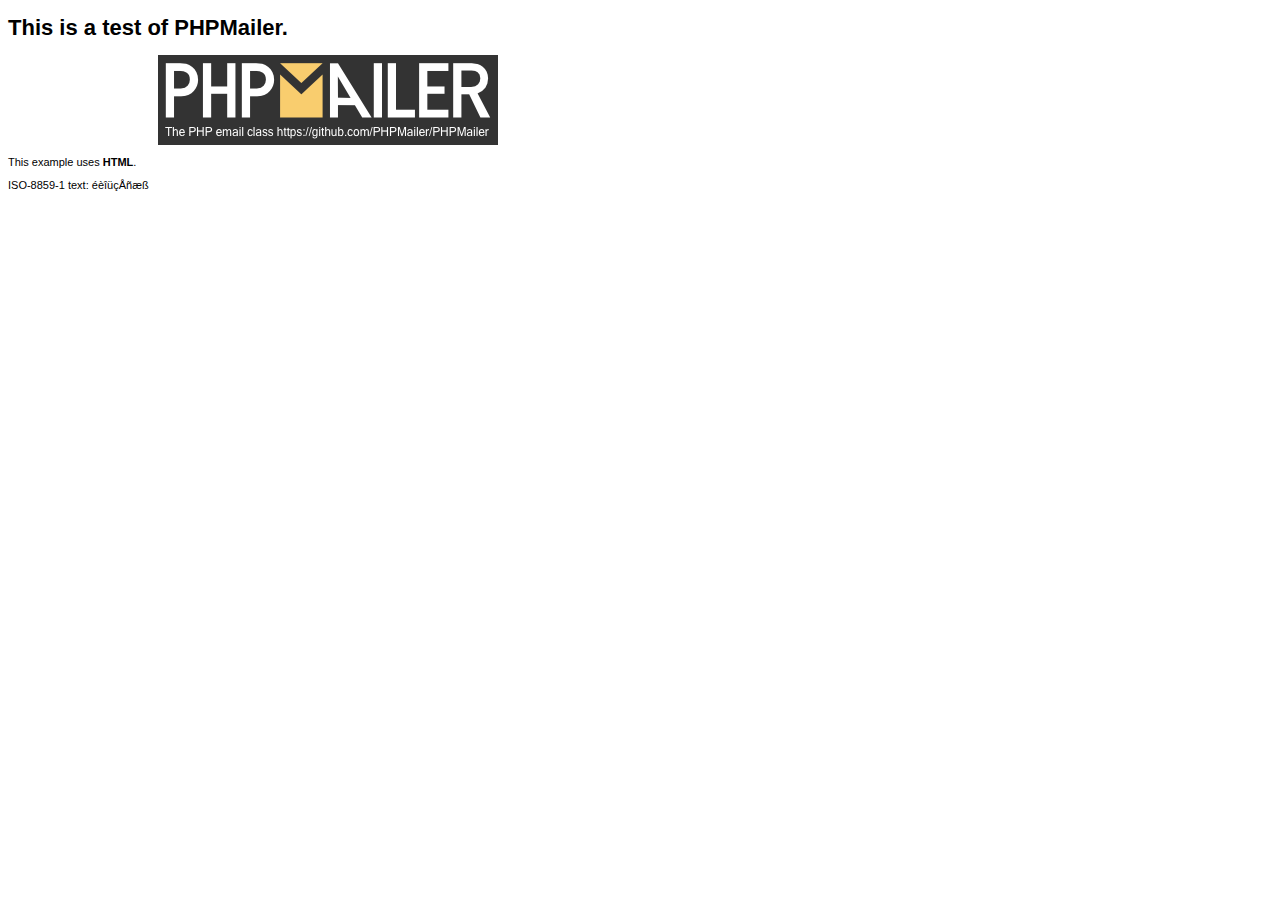
<file: lib/PHPMailer-master/examples/contents.html>
<!DOCTYPE HTML PUBLIC "-//W3C//DTD HTML 4.01 Transitional//EN" "http://www.w3.org/TR/html4/loose.dtd">
<html>
<head>
  <meta http-equiv="Content-Type" content="text/html; charset=iso-8859-1">
  <title>PHPMailer Test</title>
</head>
<body>
<div style="width: 640px; font-family: Arial, Helvetica, sans-serif; font-size: 11px;">
  <h1>This is a test of PHPMailer.</h1>
  <div align="center">
    <a href="https://github.com/PHPMailer/PHPMailer/"><img src="images/phpmailer.png" height="90" width="340" alt="PHPMailer rocks"></a>
  </div>
  <p>This example uses <strong>HTML</strong>.</p>
  <p>ISO-8859-1 text: ���������</p>
</div>
</body>
</html>
</file>
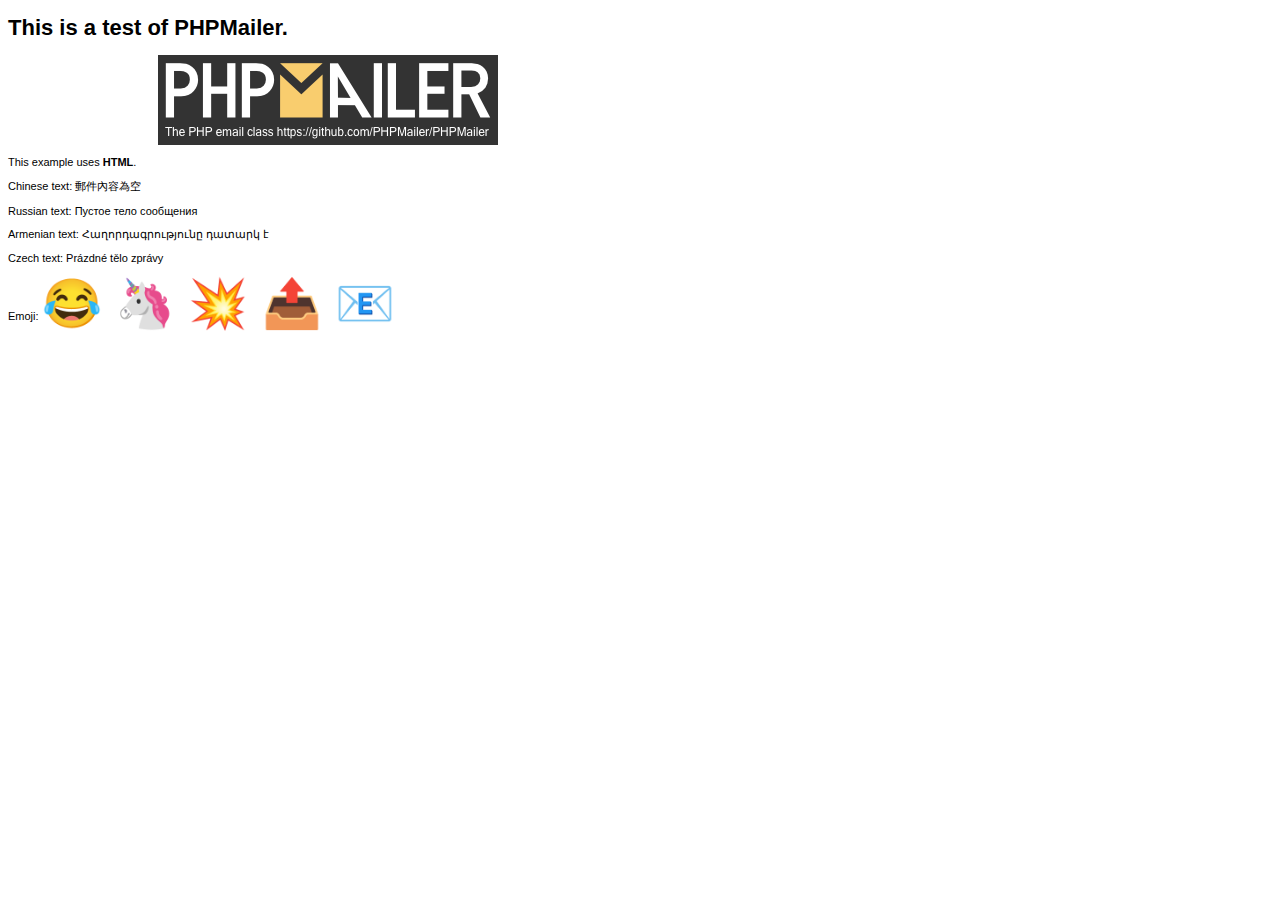
<file: lib/PHPMailer-master/examples/contentsutf8.html>
<!DOCTYPE HTML PUBLIC "-//W3C//DTD HTML 4.01 Transitional//EN" "http://www.w3.org/TR/html4/loose.dtd">
<html>
<head>
  <meta http-equiv="Content-Type" content="text/html; charset=utf-8">
  <title>PHPMailer Test</title>
</head>
<body>
<div style="width: 640px; font-family: Arial, Helvetica, sans-serif; font-size: 11px;">
  <h1>This is a test of PHPMailer.</h1>
  <div align="center">
    <a href="https://github.com/PHPMailer/PHPMailer/"><img src="images/phpmailer.png" height="90" width="340" alt="PHPMailer rocks"></a>
  </div>
  <p>This example uses <strong>HTML</strong>.</p>
  <p>Chinese text: 郵件內容為空</p>
  <p>Russian text: Пустое тело сообщения</p>
  <p>Armenian text: Հաղորդագրությունը դատարկ է</p>
  <p>Czech text: Prázdné tělo zprávy</p>
  <p>Emoji: <span style="font-size: 48px">😂 🦄 💥 📤 📧</span></p>
</div>
</body>
</html>
</file>
<file: assets/css/hedone.css>
/*
 * Table of contents:
 * 
 * 1.Helpers
 * 2.Elements
 * 3.Hero section
 * 4.About section
 * 5.Counter section
 * 6.Team Member
 * 7.Video section
 * 8.Our services
 * 9.Brand slider
 * 10.Projects
 * 11.Progress section
 * 12.Blog listing section
 * 13.Subscribe section
 * 14.Footer
 * 15.Background video section
 * 16.nav-pills
 * 17.Pricing table
 * 18.Contact section
 * 19.Ajax loader
 * 20.Lightbox map
 * 21.Fullscreen homepage
 * 22.Blueimp Gallery
 * 23.Single post
 * 24.YoutubePopup
 * 25.Main Navigation
 * 26.Media Query
 */
@import url('https://fonts.googleapis.com/css?family=Montserrat:400,700|Lato:100,300,300i,400,700,700i,900&subset=latin-ext');


body{
    padding-top: 0px;
    padding-right: 0px;
    padding-bottom: 0px;
    background-color: #f7f7f7;
    font-family: "Lato", sans-serif;
    color: #333;
    font-size: 16px;
    line-height: 23px;
    font-weight: 300;
    letter-spacing: 1px;
    text-transform: none;
    overflow-x: hidden;
    overflow-y: no-content;
    -webkit-font-smoothing: antialiased;
    -moz-osx-font-smoothing: grayscale;
}
* {
    -webkit-box-sizing: border-box;
    -moz-box-sizing: border-box;
    box-sizing: border-box;
}
p {
    font-weight:400;
}
html{
    -ms-text-size-adjust:100%;
    -webkit-text-size-adjust:100%;
}
body.royal_preloader {
    background: none;
    visibility: hidden;
}
#royal_preloader {
    visibility: visible;
    position: fixed;
	width:100%;
	height:100%;
    top: 0;
    right: 0;
    bottom: 0;
    left: 0;
    height: auto;
    margin: 0;
    z-index: 999999999999999999999999999999999999;
}
#royal_preloader.royal_preloader_number:before,
#royal_preloader.royal_preloader_progress:before {
    content: '';
    position: absolute;
    top: 0;
    right: 0;
    bottom: 0;
    left: 0;
    background-image: -webkit-radial-gradient(circle, rgba(255, 255, 255, 0.1), rgba(255, 255, 255, 0.01));
    background-image: -moz-radial-gradient(circle, rgba(255, 255, 255, 0.1), rgba(255, 255, 255, 0.01));
    background-image: -ms-radial-gradient(circle, rgba(255, 255, 255, 0.1), rgba(255, 255, 255, 0.01));
    background-image: -o-radial-gradient(circle, rgba(255, 255, 255, 0.1), rgba(255, 255, 255, 0.01));
    background-image: radial-gradient(circle, rgba(255, 255, 255, 0.1), rgba(255, 255, 255, 0.01));
}
#royal_preloader.complete {
    opacity: 0;
    -webkit-transition: opacity 0.2s linear 0.5s;
       -moz-transition: opacity 0.2s linear 0.5s;
        -ms-transition: opacity 0.2s linear 0.5s;
         -o-transition: opacity 0.2s linear 0.5s;
            transition: opacity 0.2s linear 0.5s;
}
#royal_preloader.royal_preloader_line {
    height: 2px;
    bottom: auto;
}

/* Number Mode */

#royal_preloader.royal_preloader_number .royal_preloader_percentage {
    position: absolute;
    top: 0;
    right: 0;
    bottom: 0;
    left: 0;
    margin: auto;
    width: 100px;
    height: 100px;
    border-width: 1px;
    border-style: solid;
    border-radius: 50%;
    line-height: 100px;
    font-size: 20px;
    font-family: Impact, Arial;
    text-shadow: 1px 1px 2px rgba(0, 0, 0, 0.1);
    text-align: center;
}
#royal_preloader.royal_preloader_number .royal_preloader_percentage > div {
    position: absolute;
    top: -2px;
    right: -2px;
    bottom: -2px;
    left: -2px;
    border: 4px solid transparent;
    border-left-color: #FFFFFF;
    border-radius: 50%;
    -webkit-animation: rotate 0.8s linear infinite;
       -moz-animation: rotate 0.8s linear infinite;
        -ms-animation: rotate 0.8s linear infinite;
         -o-animation: rotate 0.8s linear infinite;
            animation: rotate 0.8s linear infinite;
}

/* Line Mode */

#royal_preloader.royal_preloader_line .royal_preloader_loader {
    position: absolute;
    height: 100%;
    left: 0;
}
#royal_preloader.royal_preloader_line .royal_preloader_peg {
    position: absolute;
    right: 0;
    height: 100%;
    width: 100px;
    opacity: 0.5;
}

/* Text Mode */

#royal_preloader.royal_preloader_text .royal_preloader_loader {
    color: #FFFFFF;
    position: absolute;
    top: 0;
    bottom: 0;
	opacity:.2;
    left: 50%;
	font-family: 'Archivo Black', sans-serif;
    height: 80px;
    line-height: 80px;
    margin: auto;
    letter-spacing: -4px;
    font-size: 55px;
    white-space: nowrap;
}
#royal_preloader.royal_preloader_text .royal_preloader_loader div {
    position: absolute;
    top: 0px;
    right: 0px;
    bottom: 0px;
    left: 0%;
    background-color: #000000;
    opacity: 0.7;
    filter: alpha(opacity=70);
}

/* Scale Text Mode */

#royal_preloader.royal_preloader_scale_text .royal_preloader_loader {
    color: #FFFFFF;
    position: absolute;
	font-family: 'Archivo Black', sans-serif;
    top: 0;
    bottom: 0;
    left: 50%;
    height: 32px;
    line-height: 32px;
    margin: auto;
    letter-spacing: 1px;
    font-size: 32px;
    white-space: nowrap;
}

#royal_preloader.royal_preloader_scale_text .royal_preloader_loader span {
    display: inline-block;
    -webkit-transform: scale(0);
       -moz-transform: scale(0);
        -ms-transform: scale(0);
         -o-transform: scale(0);
            transform: scale(0);
}

#royal_preloader.royal_preloader_scale_text .royal_preloader_loader span.loaded {
    -webkit-animation: scale 0.2s forwards;
       -moz-animation: scale 0.2s forwards;
        -ms-animation: scale 0.2s forwards;
         -o-animation: scale 0.2s forwards;
            animation: scale 0.2s forwards;
}

/* Logo Mode */

#royal_preloader.royal_preloader_logo .royal_preloader_loader {
    position: absolute;
    left: 50%;
    top: 50%;
    margin: 0px;
    overflow: hidden;
    background-position: 50% 50%;
    background-repeat: no-repeat;
    background-size: 100%;
    border-radius: 5px;
}
#royal_preloader.royal_preloader_logo .royal_preloader_loader div {
    position: absolute;
    bottom: 0%;
    left: 0px;
    right: 0px;
    height: 100%;
    opacity: 0.7;
    filter: alpha(opacity=70);
}
#royal_preloader.royal_preloader_logo .royal_preloader_percentage {
    position: absolute;
    top: 50%;
    left: 50%;
    height: 40px;
    line-height: 40px;
    margin: 0px;
    color: #072E77;
    text-align: center;
    font-family: Arial;
    font-size: 12px;
    font-weight: bold;
}

/* Progress Mode */

#royal_preloader.royal_preloader_progress .royal_preloader_percentage {
    position: absolute;
    top: 50%;
    left: 0;
    right: 0;
    color: #AAAAAA;
    color: rgba(255, 255, 255, 0.1);
    font-family: Impact, Arial;
    font-size: 20px;
    text-align: center;
}
#royal_preloader.royal_preloader_progress .royal_preloader_loader {
    content: '';
    position: absolute;
    top: 50%;
    left: 0;
    right: 0;
    width: 240px;
	max-width:60%;
    height: 2px;
    margin: -10px auto auto auto;
    background-color: rgba(0, 0, 0, 0.1);
}
#royal_preloader.royal_preloader_progress .royal_preloader_meter {
    width: 0;
    height: 100%;
    margin: auto;
    padding: 0;
}


@-webkit-keyframes rotate {
    0% { -webkit-transform: rotate(0);}
    100% { -webkit-transform: rotate(360deg); }
}
@-moz-keyframes rotate {
    0% { -moz-transform: rotate(0); }
    100% { -moz-transform: rotate(360deg); }
}
@-ms-keyframes rotate {
    0% { -ms-transform: rotate(0); }
    100% { -ms-transform: rotate(360deg); }
}
@-o-keyframes rotate {
    0% { -o-transform: rotate(0); }
    100% { -o-transform: rotate(360deg); }
}
@keyframes rotate {
    0% { transform: rotate(0); }
    100% { transform: rotate(360deg); }
}

@-webkit-keyframes scale {
    0% { -webkit-transform: scale(0); opacity: 0;}
    50% { -webkit-transform: scale(2);  opacity: 0.5;}
    100% { -webkit-transform: scale(1);  opacity: 1;}
}
@-moz-keyframes scale {
    0% { -moz-transform: scale(0); opacity: 0;}
    50% { -moz-transform: scale(2); opacity: 0.5;}
    100% { -moz-transform: scale(1); opacity: 1;}
}
@-ms-keyframes scale {
    0% { -ms-transform: scale(0); opacity: 0;}
    50% { -ms-transform: scale(2); opacity: 0.5;}
    100% { -ms-transform: scale(1); opacity: 1;}
}
@-o-keyframes scale {
    0% { -o-transform: scale(0); opacity: 0;}
    50% { -o-transform: scale(2); opacity: 0;.5}
    100% { -o-transform: scale(1); opacity: 1;}
}
@keyframes scale {
    0% { transform: scale(0); opacity: 0;}
    50% { transform: scale(2); opacity: 0.5;}
    100% { transform: scale(1); opacity: 1;}
}
/*
 * 1.HELPERS
 */
.animation-overflow{
    overflow: hidden;
}
iframe{
    border: 0;
}
pre{
    padding: 0;
    border-radius: 0;
    border: 0;
    text-align: left;   
}
i.corner-top-right{
    position: absolute;
    top:0;
    right: 0;
    cursor: pointer;
}
i.corner-top-right.light{
    color: #fff;
}
.dark-background{
    background-color: #363636;
}
.white-background{
    background-color: #fff !important;
}
.code-example{
    display: none;
}
.padding-top-120px{
    padding-top: 120px;
}
.padding-top-80px{
    padding-top: 80px;
}
.padding-top-60px{
    padding-top: 60px;
}
.padding-top-30px{
    padding-top: 30px;
}
.padding-top-15px{
    padding-top: 15px;
}
.padding-top-bottom-60px{
    padding-top: 60px;
    padding-bottom: 60px;
}
.padding-top-bottom-120px{
    padding-top: 120px;
    padding-bottom: 120px;
}
.padding-top-bottom-50px{
    padding-top: 50px;
    padding-bottom: 50px;
}
.paddin-bottom-120px{
    padding-bottom: 120px;
}
.padding-bottom-32px{
    padding-bottom: 32px;
}
.padding-top-bottom-20px{
    padding-bottom: 20px;
    padding-top: 20px;
}
.keep-z-index{
    transform: translate3d(0,0,0);
}
.margin-bottom-20px{
    margin-bottom: 20px;
}
.page-top-margin-section-80{
    position: relative;
    width: 100%;
    height: 80px;
    display: block;
}
.head-h4 {
    margin-top: 0px;
    margin-bottom: 45px;
    font-family: Montserrat, sans-serif;
    text-align: center;
    letter-spacing: 2px;
    text-transform: none;
    font-size: 24px;
    line-height: 30px;
    font-weight: 700;
}
.popover-title{
    font-size: 14px;
    font-weight: bold;
}
.popover-title span{
    display: block;
    font-weight: normal;
    font-family: monospace;
}
.popover span{
    color: #449d44;
}
.popover code{
    display: block;
    clear: both;
}
.img-responsive{
    margin: 0 auto;
}
blockquote {
    margin-bottom: 10px;
    padding: 10px 20px;
    border-left: 5px solid #e2e2e2;
    font-size: 18px;
    line-height: 22px;
}
.max-width-1600px{
    max-width: 1600px;
}
/*
 * scroll to top
 */
.scroll-to-top-arrow-button {
  position: fixed;
  right: 45px;
  bottom: 45px;
  z-index: 1132;
  display: block;
  width: 45px;
  height: 45px;
  border-radius: 3px;
  background-color: #272727;
  background-image: url(../img/up-arrow.png);
  background-position: 50% 50%;
  background-size: 12px;
	display: none;
  background-repeat: no-repeat;
  -webkit-transition: background-color 300ms ease;
  transition: background-color 300ms ease;
}

.scroll-to-top-arrow-button:hover {
  background-color: #fcc900;
}

.no-border-radius{
    border-radius: 0;
}
/*
 * 2. ELEMENTS
 */
.alert {
    color: #fff;
}
.alert-warning {
    background-color: #f0ad4e;
    border-color: transparent;
}
.alert-danger {
    background-color: #d9534f;
    border-color: transparent;
}
.alert-success {
    background-color: #5cb85c;
    border-color: transparent;
}
.alert-info {
    background-color: #5bc0de;
    border-color: transparent;
}
.btn{
    display: inline-block;
    padding: 9px 15px;
    background-color: #3898EC;
    color: white;
    font-size: 11px;
    font-weight: 400;
    text-align: center;
    text-transform: uppercase;
    border: 0;
    line-height: inherit;
    text-decoration: none;
    cursor: pointer;
    position: relative;
    margin-top: 5px;
    margin-bottom: 5px;
    border-radius: 3px;
    -webkit-transition: all 300ms ease;
    transition: all 300ms ease;
}
.btn-default-main-color{
    background-color: #000; 
}
.btn-default-main-color-border-solid{
    color: #000;
    border: 3px solid #000;
    border-radius: 3px;
    background-color: #fff; 
}
.btn-default-main-color-border-dashed{
    color: #000;
    border: 3px dashed #000;
    border-radius: 3px;
    background-color: #fff; 
}
.btn-default-main-color-border-solid:hover{
    color: #fff;
}
.btn-default-main-color-border-dashed:hover{
    border-style: solid;
    color: #fff;
}
.btn-default,
.btn-default:active,
.btn-default:focus{
    color: #fff;
    background-color: #000; 
}
.btn-default:hover {
    color: #fff;
    border-color: rgba(0, 0, 0, 0);
    background-color: #404040;
}
.btn-default-border-solid,
.btn-default-border-dashed{
    color: #000;
    border: 3px solid #404040;
    border-radius: 3px;
    background-color: #fff; 
}
.btn-default-border-solid:hover,
.btn-default-border-dashed:hover{
    color: #fff;
    background-color: #404040;
}
.btn-default-border-dashed:hover,
.btn-primary-border-dashed:hover,
.btn-success-border-dashed:hover,
.btn-info-border-dashed:hover,
.btn-warning-border-dashed:hover,
.btn-danger-border-dashed:hover{
    border-style: solid;
}
.btn-primary{
    color: #fff;
    background-color: #df691a;
    border-color: rgba(0, 0, 0, 0);
}
.btn-primary:hover{
    background-color: #b15315;
    border-color: rgba(0, 0, 0, 0);
}
.btn-primary-border-solid,
.btn-primary-border-dashed{
    color: #000;
    border: 3px solid #df691a;
    border-radius: 3px;
    background-color: #fff; 
}
.btn-primary-border-solid:hover,
.btn-primary-border-dashed:hover{
    color: #fff;
    background-color: #df691a;
}
.btn-success {
    color: #fff;
    background-color: #5cb85c;
    border-color: rgba(0, 0, 0, 0);
}
.btn-success:hover {
    background-color: #449d44;
    border-color: rgba(0, 0, 0, 0);
}
.btn-success-border-solid,
.btn-success-border-dashed{
    color: #000;
    border: 3px solid #5cb85c;
    background-color: #fff;
}
.btn-success-border-solid:hover,
.btn-success-border-dashed:hover{
    background-color: #5cb85c;
    color: #fff;
}
.btn-info {
    color: #fff;
    background-color: #5bc0de;
    border-color: rgba(0, 0, 0, 0);
}
.btn-info:hover {
    color: #fff;
    background-color: #31b0d5;
    border-color: rgba(0, 0, 0, 0);
}
.btn-info-border-solid,
.btn-info-border-dashed{
    color: #000;
    border: 3px solid #5bc0de;
    background-color: #fff;
}
.btn-info-border-solid:hover,
.btn-info-border-dashed:hover{
    color: #fff;
    background-color: #5bc0de;
}
.btn-warning {
    color: #fff;
    background-color: #f0ad4e;
    border-color: rgba(0, 0, 0, 0);
}
.btn-warning:hover {
    color: #fff;
    background-color: #ec971f;
    border-color: rgba(0, 0, 0, 0);
}
.btn-warning-border-solid,
.btn-warning-border-dashed{
    color: #000;
    border: 3px solid #f0ad4e;
    background-color: #fff;
}
.btn-warning-border-solid:hover,
.btn-warning-border-dashed:hover{
    color: #fff;
    background-color: #f0ad4e;
}
.btn-danger {
    color: #fff;
    background-color: #d9534f;
    border-color: rgba(0, 0, 0, 0);
}
.btn-danger:hover {
    color: #fff;
    background-color: #c9302c;
    border-color: rgba(0, 0, 0, 0);
}
.btn-danger-border-solid,
.btn-danger-border-dashed{
    color: #000;
    border: 3px solid #d9534f;
    background-color: #fff;
}
.btn-danger-border-solid:hover,
.btn-danger-border-dashed:hover{
    color: #fff;
    background-color: #d9534f;
}
.btn-default-border-dashed,
.btn-primary-border-dashed,
.btn-success-border-dashed,
.btn-info-border-dashed,
.btn-warning-border-dashed,
.btn-danger-border-dashed{
    border-style: dashed;
}

.hover-zoom-out:hover{
    -webkit-transform: scale(0.9);
    -ms-transform: scale(0.9);
    transform: scale(0.9);
}
.hover-zoom-in:hover{
    -webkit-transform: scale(1.1);
    -ms-transform: scale(1.1);
    transform: scale(1.1);
}
.hover-zoom-in-white:hover{
    background-color: #fff !important;
    box-shadow: 0 0 14px 5px hsla(0, 0%, 61%, .29);
    -webkit-transform: scale(1.1);
    -ms-transform: scale(1.1);
    transform: scale(1.1);
}
.hover-skew:hover{
    -webkit-transform: skew(-10deg, 0deg);
    -ms-transform: skew(-10deg, 0deg);
    transform: skew(-10deg, 0deg);
}
.hover-rotate:hover{
    -webkit-transform: translate3d(4px, 4px, 8px) scale(1.1) rotate(3deg);
    transform: translate3d(4px, 4px, 8px) scale(1.1) rotate(3deg);
}

.dropcap {
    position: relative;
    display: inline-block;
    width: 50px;
    height: 50px;
    margin-top: 8px;
    margin-right: 15px;
    margin-bottom: 11px;
    padding-top: 0px;
    float: left;
    font-size: 24px;
    border-radius: 3px;
    line-height: 50px;
    font-weight: 400;
    text-align: center;
}
.dropcap.black{
    background-color: #000;
    color: #fff;
}
.dropcap.circle,
.dropcap.circle,
.dropcap.circle{
    border-radius: 50%;
}
.dropcap.gray{
    background-color: #e4e4e4;
    color: #000;
}

.highlights-lavender{
    background-color: #E6E6FA;
}
.highlights-skyblue{
    background-color: #87CEEB;
}
.highlights-black{
    color: #fff;
    background-color: #000;
}
.highlights-red{
    color: #fff;
    background-color: #ff0000;
}
.highlights-light{
    background-color: #ecf7ff;
    color: #fcc900;
}
.highlights-lawngreen{
    background-color: #7CFC00;
    color: red;
}
.highlights-default{
    color: #fff;
    background-color: #4e5d6c;
}
.highlights-primary{
    background-color: #df691a;
    color:#fff;
}
.highlights-info{
    color: #ffffff;
    background-color: #5bc0de;
}
.highlights-danger{
    color: #ffffff;
    background-color: #d9534f;
}
.highlights-success{
    color: #ffffff;
    background-color: #5cb85c;
}

/*
 * 3. HERO SECTION
 */
.hero-image{
    position: relative;
    left: 0px;
    top: 0px;
    right: 0px;
    bottom: 0px;
    z-index: 0;
    display: block;
    overflow: hidden;
    width: 100%;
    height: 100vh;
    min-height: 100%;
    min-width: 100%;
    clear: both;
    background-position: 50% 50%;
    background-size: cover;
    background-attachment: scroll;
}
.slide-wrap{
    position: absolute;
    top: 50%;
    width: 100%;
    -webkit-perspective: 1200px;
    perspective: 1200px;
    -webkit-transform: translate(0px, -50%);
    -ms-transform: translate(0px, -50%);
    transform: translate(0px, -50%);
}
.slider-text-top{
    font-family: "Montserrat", sans-serif;
    color: rgba(0, 0, 0, .2);
    line-height: 70px;
    font-weight: 700;
    margin-bottom: -14px;
    font-size: 70px;
    letter-spacing: -4px;
}
.slider-text-mid {
    margin-top: 0px;
    margin-left: 7px;
    border-bottom: 0px solid #000;
    font-family: "Montserrat", sans-serif;
    color: #444;
    font-size: 46px;
    line-height: 30px;
    font-weight: 700;
    letter-spacing: 0px;
}
.slider-text-bottom {
    margin-left: 7px;
    padding-bottom: 50px;
    font-size: 13px;
    font-weight: 700;
    letter-spacing: 10px;
    text-transform: uppercase;
}
.slider-line {
    width: 80px;
    height: 3px;
    margin-top: 35px;
    margin-bottom: 30px;
    margin-left: 7px;
    float: none;
}
.home-move-button {
    position: relative;
    display: block;
    width: 16px;
    height: 53px;
    margin-left: 7px;
    padding: 0px;
    background-color: transparent;
    background-image: url(../img/arrow_down.png);
    background-position: 50% 0px;
    background-size: 16px;
    background-repeat: no-repeat;
    background-attachment: scroll;
    -webkit-transition: background-position 300ms ease;
    transition: background-position 300ms ease;
}
.home-move-button:hover {
    margin-top: 0px;
    background-position: 50% 100%;
    -webkit-transform: translate(0px, 10px);
    -ms-transform: translate(0px, 10px);
    transform: translate(0px, 10px);
}
.home-move-button.white{
    background-image: url(../img/arrow_down_white.png);
}
/*
 * 3.1 HERO SLIDER
 */
.owl-carousel .item {
    position: relative;
}
.hero-slider{
    width: 100%;
    height: 100vh;
    position: relative;
}
.hero-slider .owl-dots,
.project-slider .owl-dots{
    position: absolute;
    text-align: center;
    left: 50%;
    bottom: 60px;
    margin-bottom: 10px;
    border-top: 3px solid rgba(252, 201, 0, .1);
    border-radius: 35px;
    padding: 0 25px;
    z-index: 2;
    background-color: rgba(252, 201, 0, .71);
    -webkit-transform: translate(-50%, 0);
    -ms-transform: translate(-50%, 0);
    transform: translate(-50%, 0);
}
.hero-slider .owl-theme .owl-dots .owl-dot,
.project-slider.owl-theme .owl-dots .owl-dot{
    display: inline-block;
    zoom: 1;
    cursor: pointer;
}
.hero-slider .owl-theme .owl-dots .owl-dot span,
.project-slider.owl-theme .owl-dots .owl-dot span{
    width: 8px;
    height: 8px;
}
.hero-slider .owl-theme .owl-dots .owl-dot.active span, 
.project-slider.owl-theme .owl-dots .owl-dot.active span,
.hero-slider .owl-theme .owl-dots .owl-dot:hover span,
.project-slider.owl-theme .owl-dots .owl-dot:hover span{
    background: #fff;
}
.hero-slider .owl-theme .owl-dots .owl-dot span,
.project-slider.owl-theme .owl-dots .owl-dot span{
    background: rgba(255,255,255,0.4);
}
.hero-slider .owl-carousel,
.project-slider owl-carousel{
    position: relative;
}
.hero-slider .owl-theme .owl-prev,
.hero-slider .owl-theme .owl-next {
    position: absolute;
    top: 50%;
    -webkit-transform: translate(0, -50%);
    transform: translate(0, -50%);
    -webkit-transition: all 300ms ease;
    transition: all 300ms ease;
}
.hero-slider .owl-theme .owl-prev {
    left: 0;
    width: 50px;
    height: 50px;
    padding-left: 4px;
    border-radius: 50%;
    background-color: hsla(0, 0%, 100%, .7);
    -webkit-transition: all 300ms ease;
    transition: all 300ms ease;
    color: #000;
    font-size: 28px;
    line-height: 36px;
    text-align: center;
}
.hero-slider .owl-theme .owl-next {
    right: 0;
    width: 50px;
    height: 50px;
    padding-right: 4px;
    border-radius: 50%;
    background-color: hsla(0, 0%, 100%, .7);
    -webkit-transition: all 300ms ease;
    transition: all 300ms ease;
    color: #000;
    font-size: 28px;
    line-height: 36px;
    text-align: center;
}
.hero-slider-content{
    position: absolute;
    text-align: center;
    top: 50%;
    width: 100%;
    -webkit-perspective: 1200px;
    perspective: 1200px;
    -webkit-transform: translate(0px, -50%);
    -ms-transform: translate(0px, -50%);
    transform: translate(0px, -50%);
}
.hero-slider-content .text-top{
    font-family: "Montserrat", sans-serif;
    color: rgba(0, 0, 0, .35);
    font-size: 70px;
    line-height: 40px;
    font-weight: 700;
    letter-spacing: -4px;
}
.hero-slider-content .text-top.white-text{
    color: hsla(0, 0%, 100%, .41);
}
.hero-slider-content .text-mid{
    margin-top: 0;
    margin-left: 0;
    border-bottom: 0px solid #000;
    font-family: "Montserrat", sans-serif;
    color: #444;
    font-size: 46px;
    line-height: 30px;
    font-weight: 700;
    letter-spacing: 0px;
}
.hero-slider-content .text-mid.white-text{
    color: #fff;
}
.hero-slider-content .slider-line{
    position: relative;
    left: 50%;
    -webkit-transform: translate(-50%, 0);
    transform: translate(-50%, 0);
    margin-left: 0;
}
.hero-slider-content .text-bottom{
    left: 50%;
    display: inline-block;
    margin-bottom: 50px;
    padding: 5px 38px;
    border-radius: 5px;
    background-color: #000;
    color: #fff;
    font-size: 11px;
    font-weight: 700;
    text-transform: uppercase;
    text-align: center;
    letter-spacing: 6px;
}
.hero-slider-content .home-move-button{
    left: 50%;
    margin-left: 0;
    -webkit-transform: translate(-50%, 0);
    transform: translate(-50%, 0);
}
.project-slider.owl-theme .owl-prev {
    left: 0;
    width: 50px;
    height: 50px;
    padding-left: 4px;
    border-radius: 50%;
    background-color: hsla(0, 0%, 100%, .7);
    -webkit-transition: all 300ms ease;
    transition: all 300ms ease;
    color: #000;
    font-size: 28px;
    line-height: 36px;
    text-align: center;
}
.project-slider.owl-theme .owl-next {
    right: 0;
    width: 50px;
    height: 50px;
    padding-right: 4px;
    border-radius: 50%;
    background-color: hsla(0, 0%, 100%, .7);
    -webkit-transition: all 300ms ease;
    transition: all 300ms ease;
    color: #000;
    font-size: 28px;
    line-height: 36px;
    text-align: center;
}
.project-slider.owl-theme .owl-prev,
.project-slider.owl-theme .owl-next {
    position: absolute;
    top: 50%;
    -webkit-transform: translate(0, -50%);
    transform: translate(0, -50%);
    -webkit-transition: all 300ms ease;
    transition: all 300ms ease;
}
.project-slider.owl-theme .owl-nav {
    margin-top: 0;
}
/*
 * 3.2 HERO VIDEO
 */
.hero-video{
    position: relative;
    left: 0px;
    top: 0px;
    right: 0px;
    bottom: 0px;
    z-index: 0;
    display: block;
    overflow: hidden;
    width: 100%;
    height: 70vh;
    clear: both;
}
/*
 * 3.3 HERO AGENCY
 */
.hero-agency-image{
    position: relative;
    left: 0px;
    top: 0px;
    right: 0px;
    bottom: 0px;
    z-index: 0;
    display: block;
    overflow: hidden;
    width: 100%;
    height: 100vh;
    min-height: 100%;
    min-width: 100%;
    clear: both;
    background-position: 50% 50%;
    background-size: cover;
    background-attachment: scroll;
}
.hero-agency-image .slider-text-top{
    color: rgba(0, 0, 0, .35);
}
.hero-agency-image .slider-text-mid{
    margin-left: 0;
}
.hero-agency-image .slider-line{
    position: relative;
    left: 50%;
    -webkit-transform: translate(-50%, 0);
    transform: translate(-50%, 0);
    margin-left: -40px;
}
.hero-agency-image .text-bottom{
    left: 50%;
    display: inline-block;
    margin-bottom: 50px;
    padding: 5px 38px;
    border-radius: 5px;
    background-color: #000;
    color: #fff;
    font-size: 11px;
    font-weight: 700;
    text-transform: uppercase;
    text-align: center;
    letter-spacing: 6px;
}
.hero-agency-image .home-move-button{
    left: 50%;
    margin-left: 0;
    -webkit-transform: translate(-50%, 0);
    transform: translate(-50%, 0);
}

/*
 * 4. ABOUT SECTION
 */
.head-h3 {
    margin-top: 0px;
    margin-bottom: 0px;
    padding-bottom: 35px;
    font-family: "Montserrat", sans-serif;
    font-size: 26px;
    font-weight: 700;
    line-height: 40px;
    text-align: center;
    letter-spacing: 2px;
    text-transform: none;
}
.head-subtitle {
    margin-top: -59px;
    padding-top: 0px;
    padding-bottom: 90px;
    font-family: "Montserrat", sans-serif;
    color: rgba(0, 0, 0, .11);
    line-height: 30px;
    font-weight: 700;
    text-align: center;
    text-transform: lowercase;
    font-size: 45px;
    letter-spacing: 0px;
}
.quote {
    margin-bottom: 10px;
    padding-bottom: 90px;
    border-width: 3px;
    background-image: url(../img/john_doe.png);
    background-position: 21px 89%;
    background-size: 116px;
    background-repeat: no-repeat;
    font-size: 20px;
    line-height: 30px;
    font-style: italic;
    letter-spacing: 1px;
}

/*
 * 5. COUNTER SECTION
 */
.facts-number {
    font-size: 43px;
    line-height: 47px;
    font-weight: 300;
    text-align: center;
}
.white-background .facts-number{
    color: #000;
}
.dark-background .facts-number{
    color: #f0f0f0;
}
.facts-name {
    font-size: 12px;
    line-height: 43px;
    font-weight: 700;
    text-align: center;
    letter-spacing: 4px;
    text-transform: uppercase;
}

/* 
 * 6. TEAM MEMBERS
 */
.team-mem-wrap {
    overflow: hidden;
    padding-bottom: 15px;
    margin-bottom: 40px;
}
.hover-for-team-social {
    position: absolute;
    left: 10px;
    top: 0px;
    right: 10px;
    bottom: 0px;
    z-index: 1;
    overflow: hidden;
    width: auto;
    height: auto;
    margin-bottom: 0px;
}
.hover-for-team-social:hover ul {
    transform: translate(0px,-80%);
    -webkit-transition-delay: .2s;
    transition-delay: .2s;
}
.hover-for-team-social ul{
    position: absolute;
    z-index: 3;
    top: 80%;
    width: 100%;
    left: 0;
    text-align: center;
    padding: 0;
    list-style-type: none;  
    -webkit-transform: translate(-100%, -80%);
    -moz-transform: translate(-100%, -80%);
    -ms-transform: translate(-100%, -80%);
    -o-transform: translate(-100%, -80%);
    transform: translate(-100%, -80%);
    -webkit-transition: all .3s ease-out;
    -moz-transition: all .3s ease-out;
    -o-transition: all .3s ease-out;
    transition: all .3s ease-out;
}
.hover-for-team-social ul li{
    display: inline-block;
    margin-left: 8px;
    margin-right: 8px;
}
.hover-for-team-social ul li a{
    display: inline-block;
    line-height: 34px;
    color: #fff;
    width: 36px;
    height: 36px;
    border-radius: 50%;
    background-color: #000;
    -webkit-transition: background-color 300ms ease;
    transition: background-color 300ms ease;
}
.team-img {
    display: block;
    min-width: 100%;
    margin-bottom: 25px;
    padding-bottom: 1px;
}
.team-names {
    font-family: "Montserrat", sans-serif;
    font-size: 16px;
    font-weight: 700;
    text-align: center;
}

.team-expert {
    margin-top: -17px;
    font-family: "Montserrat", sans-serif;
    color: rgba(0, 0, 0, .15);
    font-size: 43px;
    font-style: normal;
    font-weight: 700;
    text-align: center;
    letter-spacing: -2px;
}

/*
 * 7.VIDEO SECTION
 */
.video-section{
    background-image: url(../img/video-home-image.jpg);
    background-position: 50% 50%;
    background-size: cover;
    background-repeat: no-repeat;
}
.lightbox-on-sep {
    display: block;
    text-decoration: none;
}
.play-button {
    border-radius: 50%;
    -webkit-transition: background-color 300ms ease;
    transition: background-color 300ms ease;
}

.play-button:hover {
    background-color: hsla(0, 0%, 100%, .86);
}

.play-button.play-on-sep {
    position: relative;
    left: 0px;
    top: 0px;
    right: 0px;
    display: block;
    width: 60px;
    margin-right: auto;
    margin-left: auto;
    -webkit-transition-property: -webkit-transform;
    transition-property: -webkit-transform;
    transition-property: transform;
    transition-property: transform, -webkit-transform;
}

.play-button.play-on-sep:hover {
    background-color: hsla(0, 0%, 100%, 0);
    -webkit-transform: rotate(123deg);
    -ms-transform: rotate(123deg);
    transform: rotate(123deg);
}
.sep-text {
    width: 100%;
    margin-top: 19px;
    font-family: "Montserrat", sans-serif;
    font-size: 14px;
    font-weight: 700;
    text-align: center;
    letter-spacing: 2px;
    text-transform: uppercase;
}

/*
 * 8. OUR SERVICES
 */
.service-wrap{
    padding-bottom: 32px;
    font-size: 16px;
}
.service-wrap .text-center{
	font-weight:400;
}
.service-icon{
    font-size: 50px;
    text-align: center;
    margin-bottom: 15px;
}
.head-h6 {
    padding-bottom: 15px;
    font-family: "Montserrat", sans-serif;
    font-size: 13px;
    font-weight: 700;
    letter-spacing: 2px;
}

.head-h6.services-head-h6 {
    text-align: center;
    text-transform: uppercase;
}

/*
 * 9. BRAND SLIDER
 */
.brand-slider{
    color: #fff;
    text-align: center;
}
.item{
    position: relative;
}
.brand-logo-holder{
    margin: 10px auto;
    width: 100px;
}
.item img{
    width: 100px;
    height: auto;
}
.logo-slide-image {
    display: block;
    max-width: 100%;
    margin: 10px auto;
    text-align: center;
}

/*
 * 10. PROJECTS
 */
.masonry-wrapper {
    position: relative;
    overflow: hidden;
    width: 100%;
    max-width: 1600px;
    margin-right: auto;
    margin-left: auto;
    clear: both;
    -webkit-column-count: 3;
    -moz-column-count: 3;
    column-count: 3;
    -webkit-column-gap: 0px;
    -moz-column-gap: 0px;
    column-gap: 0px;
    -webkit-column-rule: 0px none #000;
    -moz-column-rule: 0px none #000;
    column-rule: 0px none #000;
}
/*
 * Portfolio filter
 */
ul.portfolio-filter {
    list-style-type: none;
    padding: 0;
    margin: 0;
    text-align: center;
}
ul.portfolio-filter li {
    list-style-type: none;
    display: inline-block;
    margin: 4px 2px;
}
ul.portfolio-filter li a {
    font-family: "Lato", sans-serif;
    font-size: 16px;
    text-transform: lowercase;
    color: #212121;
	font-weight:600;
    text-decoration: none;
    padding: 2px 10px;
	font-style:italic;
    -webkit-transition: color 0.3s;
    -moz-transition: color 0.3s;
    transition: color 0.3s;
}
.grid-sizer,
div[class^="grid-sizer"]{
    height: 0;
    min-height: 0;
}
.grid-item-content{
    margin-left: -15px;
    margin-right: -15px;
}

/**** Isotope filtering ****/
.isotope-item {
    z-index: 2;
}

.isotope-hidden.isotope-item {
    pointer-events: none;
    z-index: 1;
}

.masonry-portfolio-box-link {
    position: relative;
    display: block;
    width: 100%;
    margin-right: 0px;
    margin-bottom: -2px;
    margin-left: 0px;
    padding-bottom: 0px;
    padding-left: 0px;
}
.masonry-portfolio-box-mask {
    position: absolute;
    left: 15px;
    top: 15px;
    right: 15px;
    bottom: 15px;
    z-index: 1;
    display: block;
    overflow: visible;
    width: auto;
    height: auto;
    background-color: hsla(0, 0%, 100%, .85);
    display: block;
    opacity: 0;
    transform: scaleX(0.6) scaleY(0.6) scaleZ(1);
    display: block;
    transition: opacity 500ms, transform 500ms;
}
.grid-item:hover .masonry-portfolio-box-mask{
    opacity: 1;
    transform: translateX(0px) translateY(0px) translateZ(0px);
    transition: opacity 500ms, transform 700ms;
}
.portfolio-mask-title {
    position: absolute;
    left: 0px;
    top: 50%;
    right: 0px;
    width: 100%;
    margin-top: -20px;
    margin-bottom: 0px;
    font-family: "Montserrat", sans-serif;
    color: #303030;
    font-size: 14px;
    font-weight: 700;
    text-align: center;
    letter-spacing: 2px;
    text-transform: uppercase;
}

.portfolio-mask-subtitle {
    position: absolute;
    left: 50%;
    top: 50%;
    right: auto;
    display: block;
    width: 110px;
    margin: 21px 0px 0px -55px;
    padding-top: 5px;
    padding-bottom: 5px;
    border-radius: 3px;
    background-color: rgba(252, 201, 0, .9);
    font-family: "Lato", sans-serif;
    color: #212121;
    font-size: 13px;
    line-height: 18px;
    font-style: italic;
    font-weight: 600;
    text-align: center;
    letter-spacing: 2px;
    text-transform: none;
}

/*
 * 11. PROGRESS SECTION
 */
.element-with-video-bg {
    background-image: url(../img/bg-video-poster.png);
}
.bg-video-content{
    position: relative;
}
.progress-wrapper {
    position: relative;
    overflow: hidden;
    width: 100%;
    margin-bottom: 20px;
}
.progress-name {
    display: block;
    font-family: "Montserrat", sans-serif;
    font-size: 12px;
    font-weight: 700;
    text-transform: uppercase;
}
.progress-percen {
    position: absolute;
    top: 0px;
    right: 0px;
    display: block;
    margin-right: 0px;
	font-weight:400;
    float: right;
}
.progress-back {
    position: relative;
    overflow: hidden;
    height: 5px;
    margin-top: 6px;
    border: 1px solid #000;
}
.progress-full-line-over {
    position: absolute;
    left: 0px;
    top: 0px;
    height: 5px;
    width: 0;
    background-color: #000;
}
/*
 * 12. BLOG LISTING
 */
.blog-page-post-img {
    display: block;
    width: 100%;
}
.blog-page-post-wrapp {
    position: relative;
    overflow: hidden;
    width: 100%;
    margin-right: 0px;
    margin-bottom: 20px;
    padding: 0px 0px 30px;
    float: none;
    border-radius: 10px;
    background-color: #f7f7f7;
}
.blog-page-post-head-h2 {
    font-family: "Montserrat", sans-serif;
    font-size: 16px;
    line-height: 24px;
    font-weight: 700;
}
.blog-page-post-head-h2 a{
    display: inline-block;
    margin-top: 20px;
    margin-left: 20px;
    padding-right: 0px;
    -webkit-transition: color 300ms ease;
    transition: color 300ms ease;
    color: #161616;
    text-decoration: none;
}
.blog-page-post-content p{
    padding-right: 20px;
    padding-left: 20px;
}
.blog-page-post-author{
    display: block;
}
.blog-page-post-author a{
    margin-left: 20px;
    font-size: 12px;
    font-weight: 700;
    text-transform: uppercase;
}
.blog-page-post-author a:hover{
    text-decoration: none;
}
.blog-page-post-date {
    display: block;
    margin-left: 20px;
    float: none;
    text-align: left;
    text-transform: uppercase;
}
.blog-page-post-date a{
    color: #000;
    font-size: 12px;
    font-weight: 700;
    text-decoration: none;
}
.blog_post_category,
.blog_post_tags{
    display: inline-block;
    list-style: none;
    padding: 0;
    margin: 0 5px 8px 20px;
}
.blog_post_category li,
.blog_post_tags li{
    display: inline-block;
    padding: 0;
}
.blog_post_category li a,
.blog_post_tags li a{
    font-family: "Lato", sans-serif;
    color: #333;
    font-size: 13px;
	font-weight:400;
    text-decoration: none;
    -webkit-transition: color 300ms ease;
    transition: color 300ms ease;
}
.blog_post_category li i.fa,
.blog_post_tags li i.fa{
    font-size: 14px;
}
/*
 * 13. SUBSCRIBE SECTION
 */

form{
    position: relative;
}
.subscribe-style {
    position: relative;
    width: 100%;
    height: 60px;
    margin-bottom: 0px;
    padding-right: 30px;
    padding-left: 30px;
    border: 1px solid #e9e9e9;
	color:#000;
	font-weight:400;
    border-radius: 5px;
    -webkit-transition: border-color 300ms ease;
    transition: border-color 300ms ease;
    font-size: 10px;
    line-height: 23px;
    letter-spacing: 2px;
    text-transform: uppercase;
    outline-style: none;
}
.subscribe-style.fullscreen-form{
    height: 50px;
    background-color: rgba(0, 0, 0, .31);
    color: #fff;
    font-size: 10px;
    font-weight: 400;
}
@-webkit-keyframes autofill {
    to {
        color: #fff;
        background: transparent;
    }
}

input.subscribe-style.fullscreen-form:-webkit-autofill {
    -webkit-animation-name: autofill;
    -webkit-animation-fill-mode: both;
}
.subscribe-style:hover {
    border-color: #bdbdbd;
}
.subscribe-button {
    position: relative;
    top: 20px;
    right: 0;
    bottom: 20px;
    display: block;
    width: 100%;
    font-size: 11px;
    color:rgb(255, 255, 255);
    border-radius: 3px;
    background-color: #242424;
    -webkit-transition: background-color 300ms ease;
    transition: background-color 300ms ease;
    font-size: 11px;
    font-weight: 400;
    letter-spacing: 2px;
    text-transform: uppercase;
    padding: 9px 15px;
    border: 0;
}
/*
 * 14. FOOTER
 */
.footer {
    position: relative;
    width: 100%;
    padding-top: 70px;
    padding-bottom: 70px;
    background-color: #1a1a1a;
}
.footer-logo img{
    display: block;
    width: 120px;
    margin: 0px auto 50px;
    padding: 7px 15px;
    border-radius: 3px;
    background-color: #fcc900;
}
.footer-social-block {
    position: relative;
    width: 100%;
    text-align: center;
}
.social-wrap {
    display: inline-block;
    width: 38px;
    height: 38px;
    margin-right: 8px;
    margin-left: 8px;
    border: 1px solid #fff;
    border-radius: 50%;
    -webkit-transition: background-color 300ms ease, border-color 300ms ease;
    transition: background-color 300ms ease, border-color 300ms ease;
}

.social-wrap:hover {
    border-color: #fcc900;
    background-color: #fcc900;
}
a.social-wrap{
    color: #fff;
}
a.social-wrap i{
    line-height: 32px;
}
.footer-text {
    margin-top: 50px;
    color: #c7c7c7;
	font-weight:400;
    font-size: 10px;
    line-height: 17px;
    text-align: center;
    letter-spacing: 1px;
    text-transform: uppercase;
}
.footer-text-span {
    color: #fcc900;
}

/*
 * 15. BACKGROUND VIDEO SECTION
 */
.jquery-background-video-wrapper {
    position: relative;
    overflow: hidden;
    background-position: center center;
    background-repeat: no-repeat;
    -webkit-background-size: cover;
    -moz-background-size: cover;
    background-size: cover;
}
.jquery-background-video {
    position: absolute;
    min-width: 100%;
    min-height: 100%;
    width: auto;
    height: auto;
    top: 50%;
    left: 50%;
    -o-object-fit: cover;
    object-fit: cover;
    -webkit-transform: translate(-50%,-50%);
    -moz-transform: translate(-50%,-50%);
    -ms-transform: translate(-50%,-50%);
    -o-transform: translate(-50%,-50%);
    transform: translate(-50%,-50%);
}
/**
 * Fade in videos
 * Note the .js class - so non js users still
 * see the video
 */
.js .jquery-background-video {
    opacity: 1;
}
.js .jquery-background-video.is-visible {
    opacity: 1;
}

/**
 * Pause/play button
 */ 
.jquery-background-video-pauseplay {
    position: absolute;
    background: transparent !important;
    border: none !important;
    box-shadow: none !important;
    width: 20px;
    height: 20px;
    top: 15px;
    right: 15px;
    padding: 0 !important;
    cursor: pointer;
    outline: none !important;
}
.jquery-background-video-pauseplay span {
    display: none;
}
.jquery-background-video-pauseplay:after,
.jquery-background-video-pauseplay:before {
    content: "";
    position: absolute;
    left: 0;
    top: 0;
    -webkit-transition: all .3s ease;
    transition: all .3s ease;
}
.jquery-background-video-pauseplay.pause:after {
    left: 10px;
}

/*
 * 16.NAV PILLS
 */
.nav-pills>li.active>a{

}
.nav-pills > li > a{
    color: #222222;
    padding-top: 20px;
    padding-bottom: 20px;
    background-color: #f1f1f1;
    border-radius: 0;
    -webkit-transition: background-color 300ms ease, color 300ms ease;
    transition: background-color 300ms ease, color 300ms ease;
    font-size: 11px;
    font-weight: 600;
    text-align: center;
    letter-spacing: 2px;
    text-transform: uppercase;
}
.tab-pane{
    padding: 40px;
    background-color: #fff;
    box-shadow: inset 0 0 6px 0 rgba(0, 0, 0, .2);
}
.tab-content{
    position: relative;
}
.tab-icon i.fa{
    font-size: 50px;
    padding-bottom: 20px;
}
.tab-body-number {
    position: absolute;
    top: 2px;
    right: 5px;
    z-index: 3;
    width: 100%;
    font-family: "Montserrat", sans-serif;
    color: rgba(0, 0, 0, .11);
    font-size: 170px;
    line-height: 170px;
    font-style: italic;
    font-weight: 700;
    text-align: right;
}

/*
 * 17. PRICING TABLE
 */
.head-h5{
    padding-bottom: 15px;
    font-family: "Montserrat", sans-serif;
    font-size: 16px;
    line-height: 24px;
    font-weight: 700;
}
.head-h5.pricing-name {
    clear: both;
    letter-spacing: 2px;
    text-decoration: none;
    text-transform: uppercase;
}
.pricing-box {
    position: relative;
    display: block;
    overflow: hidden;
	font-weight:400;
    padding: 20px;
    border-radius: 4px;
}
.pricing-box.gray-background {
    overflow: hidden;
    padding-top: 30px;
    padding-bottom: 30px;
    border-radius: 4px;
    background-color: #f8f8f8;
}
.pricing-box.black-background{
    background-color: #000;
    color: #fff;
}
.pricing-box.pricing-scale {
    -webkit-transform: scale(0.94);
    -ms-transform: scale(0.94);
    transform: scale(0.94);
    -webkit-transition: all 300ms ease;
    transition: all 300ms ease;
}
.pricing-box.pricing-scale:hover {
    -webkit-transform: scale(0.97);
    -ms-transform: scale(0.97);
    transform: scale(0.97);
}
.pricing-carr{
    position: relative;
    left: 0px;
    top: 0px;
    z-index: 2;
    display: inline-block;
    width: 35%;
    float: left;
    clear: right;
    font-family: "Lato", sans-serif;
    color: #fcc900;
    font-size: 23px;
    font-weight: 400;
    text-align: right;
}
.pricing-price {
    position: relative;
    display: inline-block;
    overflow: visible;
    width: 30%;
    height: 60px;
    float: left;
    font-size: 60px;
    line-height: 60px;
    font-weight: 300;
    text-align: center;
}
.pricing-time {
    position: relative;
    text-align: left;
    display: inline-block;
    width: 35%;
    margin-bottom: 0px;
    padding-bottom: 0px;
    float: left;
    -webkit-transform: translate(0px, 34px);
    -ms-transform: translate(0px, 34px);
    transform: translate(0px, 34px);
    font-size: 16px;
    font-weight: 700;
    letter-spacing: 2px;
    text-transform: none;
}
.pricing-features-first {
    position: relative;
    margin-top: 0px;
    padding-top: 20px;
    clear: both;
    font-size: 12px;
    text-align: center;
    letter-spacing: 2px;
}
.pricing-features {
    position: relative;
    padding-top: 8px;
    font-size: 12px;
    text-align: center;
    text-transform: uppercase;
}
.pricing-button {
    position: relative;
    left: 0px;
    right: 0px;
    bottom: 0px;
    display: block;
    width: 100px;
    margin-top: 25px;
    margin-right: auto;
    margin-left: auto;
    padding: 7px 0px;
    border-radius: 3px;
    background-color: #252525;
    -webkit-transition: background-color 300ms ease;
    transition: background-color 300ms ease;
    font-size: 11px;
    font-weight: 400;
    text-align: center;
    letter-spacing: 2px;
    text-transform: uppercase;
}
a.pricing-button{
    color: #fff;
}

/*
 * 18. CONTACT SECTION
 */
.quote.contact-quote {
    margin-bottom: 50px;
    margin-left: 23px;
    background-image: url(../img/mem_2.jpg);
    background-position: 20px 94%;
    background-size: 50px;
    font-size: 18px;
    line-height: 29px;
	font-weight:500;
}
.project-list-item {
    margin-bottom: 7px;
    font-size: 11px;
    font-weight: 400;
    letter-spacing: 2px;
    text-transform: uppercase;
}

.project-list-item.contact-list {
    margin-bottom: 15px;
    line-height: 16px;
}
.contact-button {
    position: relative;
    display: block;
    margin-top: 20px;
    padding: 10px 25px;
    border-radius: 3px;
    background-color: #2a2a2a;
    -webkit-transition: background-color 300ms ease;
    transition: background-color 300ms ease;
    color: #fff;
    font-size: 11px;
    line-height: 16px;
    font-weight: 400;
    letter-spacing: 2px;
    text-transform: uppercase;
}
label {
    display: block;
    margin-bottom: 5px;
    font-weight: bold;
}
.label-field {
    margin-bottom: 2px;
    font-family: "Montserrat", sans-serif;
    font-size: 11px;
    line-height: 20px;
    font-weight: 700;
    letter-spacing: 2px;
    text-transform: uppercase;
}
.checkbox-label{
    cursor: pointer;
}
.w-input, .w-select {
    display: block;
    width: 100%;
    height: 38px;
    padding: 8px 12px;
    margin-bottom: 10px;
    font-size: 14px;
    line-height: 1.42857143;
    color: #000;
	font-weight:400;
	letter-spacing:1px;
    vertical-align: middle;
    background-color: #ffffff;
    border: 1px solid #cccccc;
}
.w-input:focus{
    outline: none;
}
.w-input.text-area{
    height: 120px;
}
.text-field {
    margin-bottom: 15px;
    padding: 0px 0px 6px;
    border-style: none none solid;
    border-bottom-width: 1px;
    border-bottom-color: #e4e4e4;
    background-color: #f7f7f7;
    -webkit-transition: opacity 300ms ease;
    transition: opacity 300ms ease;
    color: #1a1a1a;
    font-size: 12px;
    line-height: 18px;
}
input[type=checkbox], input[type=radio]{
    margin-right: 15px;
}
.w-checkbox-input, .w-radio-input {
    margin: 4px 0 0;
    margin-top: 1px;
    line-height: normal;
    float: left;
    margin-left: -20px;
}
.checkbox-style {
    width: 14px;
    height: 12px;
    margin-top: 7px;
    margin-right: 15px;
    border-bottom: 1px none #000;
}
#contact-form,
#subscribe-form{
    margin-bottom: 20px;
}
.contact-form-done,
.contact-form-fail,
.contact-form-required{
    display: none;
}

/*
 * 19.AJAX LOADER
 */
.loader {
    display: none;
    color: #fff;
    position: fixed;
    box-sizing: border-box;
    left: -9999px;
    top: -9999px;
    width: 0;
    height: 0;
    overflow: hidden;
    z-index: 9999;
}
.loader:after,
.loader:before {
    box-sizing: border-box
}
.loader.is-active {
    display:block;
    background-color: rgba(0, 0, 0, 0.85);
    width: 100%;
    height: 100%;
    left: 0;
    top: 0
}
@keyframes rotation {
    from {
        transform: rotate(0)
    }
    to {
        transform: rotate(359deg)
    }
}
@keyframes blink {
    from {
        opacity: .5
    }
    to {
        opacity: 1
    }
}
.loader[data-text]:before {
    position: fixed;
    left: 0;
    top: 50%;
    color: currentColor;
    font-family: Helvetica, Arial, sans-serif;
    text-align: center;
    width: 100%;
    font-size: 14px
}
.loader[data-text='']:before {
    content: 'Loading'
}
.loader:not([data-text='']):before {
    content: attr(data-text)
}
.loader[blink]:before {
    animation: blink 1s linear infinite alternate
}
.loader-default[data-text]:before {
    top: calc(50% - 63px)
}
.loader-default:after {
    content: '';
    position: fixed;
    width: 48px;
    height: 48px;
    border: solid 8px #fff;
    border-left-color: transparent;
    border-radius: 50%;
    top: calc(50% - 24px);
    left: calc(50% - 24px);
    animation: rotation 1s linear infinite
}
.loader-default[half]:after {
    border-right-color: transparent
}
.loader-double:after,
.loader-double:before {
    content: '';
    position: fixed;
    border-radius: 50%;
    border: solid 8px;
    animation: rotation 1s linear infinite
}
.loader-double:after {
    width: 48px;
    height: 48px;
    border-color: #fff;
    border-left-color: transparent;
    top: calc(50% - 24px);
    left: calc(50% - 24px)
}
.loader-double:before {
    width: 64px;
    height: 64px;
    border-color: #eb974e;
    border-right-color: transparent;
    animation-duration: 2s;
    top: calc(50% - 32px);
    left: calc(50% - 32px)
}
.loader-bar[data-text]:before {
    top: calc(50% - 40px);
    color: #fff
}
.loader-bar:after {
    content: '';
    position: fixed;
    top: 50%;
    left: 50%;
    width: 200px;
    height: 20px;
    transform: translate(-50%, -50%);
    background: linear-gradient(-45deg, #4183d7 25%, #52b3d9 25%, #52b3d9 50%, #4183d7 50%, #4183d7 75%, #52b3d9 75%, #52b3d9);
    background-size: 20px 20px;
    box-shadow: inset 0 10px 0 rgba(255, 255, 255, 0.2), 0 0 0 5px rgba(0, 0, 0, 0.2);
    animation: moveBar 1.5s linear infinite
}
.loader-bar[rounded]:after {
    border-radius: 15px
}
@keyframes moveBar {
    from {
        background-position: 0 0
    }
    to {
        background-position: 20px 20px
    }
}
@keyframes corners {
    6% {
        width: 60px;
        height: 15px
    }
    25% {
        width: 15px;
        height: 15px;
        left: calc(100% - 15px);
        top: 0
    }
    31% {
        height: 60px
    }
    50% {
        height: 15px;
        top: calc(100% - 15px);
        left: calc(100% - 15px)
    }
    56% {
        width: 60px
    }
    75% {
        width: 15px;
        left: 0;
        top: calc(100% - 15px)
    }
    81% {
        height: 60px
    }
}
.loader-border[data-text]:before {
    color: #fff
}
.loader-border:after {
    content: '';
    position: absolute;
    top: 0;
    left: 0;
    width: 15px;
    height: 15px;
    background-color: #fff000;
    animation: corners 3s ease both infinite;
}
.loader-ball:before {
    content: '';
    position: absolute;
    width: 50px;
    height: 50px;
    top: 50%;
    left: 50%;
    margin: -25px 0 0 -25px;
    background-color: #fff;
    border-radius: 50%;
    z-index: 1;
    animation: kick 1s infinite alternate ease-in both;
}
.loader-ball[shadow]:before {
    box-shadow: -5px -5px 10px 0 rgba(0, 0, 0, 0.5) inset
}
.loader-ball:after {
    content: '';
    position: absolute;
    background-color: rgba(0, 0, 0, 0.3);
    border-radius: 50%;
    width: 45px;
    height: 20px;
    top: calc(50% + 10px);
    left: 50%;
    margin: 0 0 0 -22.5px;
    z-index: 0;
    animation: shadow 1s infinite alternate ease-out both;
}
@keyframes shadow {
    0% {
        background-color: transparent;
        transform: scale(0)
    }
    40% {
        background-color: transparent;
        transform: scale(0)
    }
    95% {
        background-color: rgba(0, 0, 0, 0.75);
        transform: scale(1)
    }
    100% {
        background-color: rgba(0, 0, 0, 0.75);
        transform: scale(1)
    }
}
@keyframes kick {
    0% {
        transform: translateY(-80px) scaleX(0.95)
    }
    90% {
        border-radius: 50%
    }
    100% {
        transform: translateY(0) scaleX(1);
        border-radius: 50% 50% 20% 20%
    }
}
.loader-smartphone:after {
    content: '';
    color: #fff;
    font-size: 12px;
    font-family: Helvetica, Arial, sans-serif;
    text-align: center;
    line-height: 120px;
    position: fixed;
    left: 50%;
    top: 50%;
    width: 70px;
    height: 130px;
    margin: -65px 0 0 -35px;
    border: solid 5px gold;
    border-radius: 10px;
    box-shadow: 0 5px 0 0 gold inset;
    background: radial-gradient(circle at 50% 90%, rgba(0, 0, 0, 0.5) 6px, transparent 6px), linear-gradient(to top, gold 22px, transparent 22px), linear-gradient(to top, rgba(0, 0, 0, 0.5) 22px, rgba(0, 0, 0, 0.5) 100%);
    animation: shake 2s cubic-bezier(0.36, 0.07, 0.19, 0.97) both infinite;
}
.loader-smartphone[data-screen='']:after {
    content: 'Loading'
}
.loader-smartphone:not([data-screen='']):after {
    content: attr(data-screen)
}
@keyframes shake {
    5% {
        transform: translate3d(-1px, 0, 0)
    }
    10% {
        transform: translate3d(1px, 0, 0)
    }
    15% {
        transform: translate3d(-1px, 0, 0)
    }
    20% {
        transform: translate3d(1px, 0, 0)
    }
    25% {
        transform: translate3d(-1px, 0, 0)
    }
    30% {
        transform: translate3d(1px, 0, 0)
    }
    35% {
        transform: translate3d(-1px, 0, 0)
    }
    40% {
        transform: translate3d(1px, 0, 0)
    }
    45% {
        transform: translate3d(-1px, 0, 0)
    }
    50% {
        transform: translate3d(1px, 0, 0)
    }
    55% {
        transform: translate3d(-1px, 0, 0)
    }
}
.loader-clock:before {
    content: '';
    position: fixed;
    width: 120px;
    height: 120px;
    left: 50%;
    top: 50%;
    border-radius: 50%;
    overflow: hidden;
    margin: -60px 0 0 -60px;
    background: linear-gradient(to bottom, transparent 50%, #f5f5f5 50%), linear-gradient(90deg, transparent 55px, #2ecc71 55px, #2ecc71 65px, transparent 65px), linear-gradient(to bottom, #f5f5f5 50%, #f5f5f5 50%);
    box-shadow: 0 0 0 10px #f5f5f5 inset, 0 0 0 5px #555, 0 0 0 10px #7b7b7b;
    animation: rotation infinite 2s linear
}
.loader-clock:after {
    content: '';
    position: fixed;
    width: 60px;
    height: 40px;
    left: 50%;
    top: 50%;
    margin: -20px 0 0 -15px;
    border-radius: 20px 0 0 20px;
    overflow: hidden;
    background: radial-gradient(circle at 14px 20px, #25a25a 10px, transparent 10px), radial-gradient(circle at 14px 20px, #1b7943 14px, transparent 14px), linear-gradient(180deg, transparent 15px, #2ecc71 15px, #2ecc71 25px, transparent 25px);
    animation: rotation infinite 24s linear;
    transform-origin: 15px center
}
/*
 * end AJAX LOADER
 */

/*
 * 20. LIGHTBOX MAP
 */
a.lightbox-map{
    text-decoration: none;
    position: relative;
}
.lightbox-map {
    position: relative;
    display: block;
    width: 100%;
    height: 100px;
    background-color: #000;
    background-image: url(../img/map-marker.png);
    background-position: 50% 50%;
    background-size: 50px;
    background-repeat: no-repeat;
    -webkit-transition: background-color 300ms ease;
    transition: background-color 300ms ease;
    text-decoration: none;
}
.lightbox-map-text {
    position: absolute;
    display: block;
    top: 50%;
    left: 50%;
    color: #fff;
    font-size: 10px;
    font-weight: 700;
    text-align: center;
    letter-spacing: 2px;
    text-decoration: none;
    text-transform: uppercase;
    -webkit-transform: translate(-50%,-50%);
    transform: translate(-50%,-50%);
}
.map-overlay {
    position: fixed;
    top: 0; 
    left: 0;
    z-index: 99996;
    background-color: rgba(0,0,0,0.5);
    width: 100%; 
    height: 100%;
    display: none;
}
.map-overlay-bg {
    background-color: transparent;
    width: 100%; 
    height: 100%;
    z-index: 99998;
}
.google-maps {
    position: absolute;
    width: 65%;
    height: 80%;
    left: 50%;
    top: 10%;
    overflow: hidden;
    z-index: 99997;
    border: 10px solid #000;
    border-radius: 15px;
    box-shadow: 0 0 17px rgba(0,0,0,5);
    -webkit-transform: translate(-50%,0);
    transform: translate(-50%,0);
}
.google-maps iframe {
    position: absolute;
    top: 0;
    left: 0;
    width: 100% !important;
    height: 100% !important;
}
/*
 * 21.FULLSCREEN HOMEPAGE
 */
.fullscreen-section {
    position: relative;
    width: 100%;
    background-position: 50% 50%;
    background-size: cover;
    background-repeat: no-repeat;
    clear: both;
}
.fullscreen-bg-1{
    background-image: url(../img/fullscreen_bg_1.jpg);
}
.fullscreen-bg-2{
    background-image: url(../img/fullscreen_bg_2.jpg);
}
.fullscreen-bg-3{
    background-image: url(../img/fullscreen_bg_3.jpg);
}
.full-height{
    height: 100vh;
}
.dark-fullscreen-background{
    background-color: rgba(0, 0, 0, .85);
}
.section-in-fullheight {
    position: absolute;
    left: 10%;
    top: 50%;
    width: 80%;
    margin-top: 0%;
    margin-bottom: 0px;
    -webkit-transform: translate(0px, -50%);
    -ms-transform: translate(0px, -50%);
    transform: translate(0px, -50%);
}
.sep-text.white{
    color: #fff;
}
.head-h3.white{
    color: #fff;
}
.head-subtitle.white{
    color: hsla(0, 0%, 100%, .38);
}
/*
 * 22.BLUEIMP GALLERY
 */
.blueimp-gallery>.indicator>li{
    width: 10vh;
    height: 10vh;
    background: #222;
    overflow: hidden;
    background-size: cover;
    border:none;
    border-radius: 0;
    margin: 2vh 1vh;
    background-position: center;
    opacity:1;
}
.blueimp-gallery>.indicator>li.active{
    opacity: .3;
}
.gallery a:before{
    font-family: "FontAwesome";
    font-size:14px;
    content: "\f002";
    position: absolute;
    color: #fff;
    width: 50px;
    height: 50px;
    line-height: 50px;
    padding-left: 19px;
    border-radius: 50%;
    background-color: rgba(0,0,0,.6);
    top: 50%;
    left: 50%;
    -webkit-transform: translate(-50%,-50%);
    transform: translate(-50%,-50%);
    -webkit-transition: all 300ms ease;
    transition: all 300ms ease;
}
.blueimp-gallery>.next, .blueimp-gallery>.prev{
    border: 0;
    background-color: transparent;
}
/*
 * 23.SINGLE POST
 */
.post-hero-image{
    position: relative;
    width: 100%;
    height: 50vh;
    background-position: 50% 50%;
    background-size: cover;
    background-repeat: no-repeat;
}
.post-wrap-section{
    position: relative;
    z-index: 2;
    margin-top: -85px;
    padding-top: 50px;
    border-top: 3px;
    border-top-style: solid;
    border-bottom-style: none;
    border-radius: 0px;
    padding-right: 40px;
    padding-bottom: 60px;
    padding-left: 40px;
}
.blog-post-single-meta{
    padding-bottom: 20px;
    margin-bottom: 20px;
    border-bottom: 1px solid #dfdfdf;
}
.blog-post-single-footer{
    padding-top: 20px;
    padding-bottom: 20px;
    margin-bottom: 20px;
    border-bottom: 1px solid #dfdfdf; 
}
.blog-post-single-footer .cat-links a,
.blog-post-single-footer .tags-links a,
.blog-post-single-meta a{
    font-family: "Lato", sans-serif;
    color: #333;
    font-size: 14px;
    text-decoration: none;
    -webkit-transition: color 300ms ease;
    transition: color 300ms ease;
}
.post-comments h4{
    font-family: "Montserrat", sans-serif;
}
.comment-list, .comment-list, .children{
    list-style: none;
    margin: 0;
    padding: 0;
}
.comment-body{
    margin-bottom: 30px;
}
.comment-author{
    margin-bottom: 28px;
}
.comment-author .avatar{
    width: 75px;
    height: 75px;
    float: left;
    margin-right: 10px;
}
.comment-author a{
    color: #333;
    font-family: "Lato", sans-serif;
    font-size: 16px;
    text-decoration: none;
    -webkit-transition: color 300ms ease;
    transition: color 300ms ease;
}
.comment-content{
    clear:both;
    display: block;
    margin-top: 20px;
}
.comment-metadata a{
    color: #333;
    font-family: "Lato", sans-serif;
    font-size: 14px;
    text-decoration: none;
    -webkit-transition: color 300ms ease;
    transition: color 300ms ease;
}
.comment-metadata a:before{
    content: "\f017 ";
    font-family: "FontAwesome";
    margin-right: 4px;
}
.comment-respond{
    background-color: #fff;
    margin-top: 40px;
}
.comment-form label{
    margin-bottom: 2px;
    font-family: "Montserrat", sans-serif;
    font-size: 11px;
    line-height: 20px;
    font-weight: 700;
    letter-spacing: 2px;
    text-transform: uppercase;
}
.comment-form input[type="text"],
.comment-form input[type="email"],
.comment-form textarea{
    display: block;
    width: 100%;
    height: 38px;
    margin-bottom: 15px;
    padding: 0px 0px 6px;
    border-style: none none solid;
    border-bottom-width: 1px;
    border-bottom-color: #e4e4e4;
    background-color: #fff;
    vertical-align: middle;
    -webkit-transition: opacity 300ms ease;
    transition: opacity 300ms ease;
    color: #1a1a1a;
    font-size: 12px;
}
.comment-form textarea{
    height: 160px;
}
.comment-form input[type="text"]:focus,
.comment-form input[type="email"]:focus,
.comment-form textarea:focus{
    outline: none;
}
.post-navigation{
    margin-top: 40px;
}
.post-navigation .nav-subtitle{
    display: block;
    font-family: "Montserrat", sans-serif;
    font-size: 16px;
    margin-bottom: 10px;
    text-transform: uppercase;
}
.post-navigation .nav-previous{
    margin-bottom: 20px;
}
.post-navigation .nav-previous,
.post-navigation .nav-next{
    display: block;
    text-align: left;
}
.post-navigation a{
    color: #333;
    text-decoration: none;
    font-family: "Lato", sans-serif;
    font-size: 18px;
    font-weight: 700;
}
.post-body a{
    font-family: "Lato", sans-serif;
    font-size: 14px;
    font-weight: bold;
    font-style: italic;
    text-decoration: underline;
}
.post-body img{
    margin-bottom: 10px;
}

/*
 * 24. YouTubePopUp
    Description: jQuery plugin to display YouTube or Vimeo video in PopUp, responsive and retina, easy to use.
    Version: 1.0.1
    Plugin URL: http://wp-time.com/youtube-popup-jquery-plugin/
    Written By: Qassim Hassan
    Twitter: @QQQHZ
    Websites: wp-time.com | qass.im | wp-plugins.in
    Dual licensed under the MIT and GPL licenses:
        http://www.opensource.org/licenses/mit-license.php
        http://www.gnu.org/licenses/gpl.html
    Copyright (c) 2016 - Qassim Hassan
*/

.YouTubePopUp-Wrap{
    position:fixed;
    width:100%;
    height:100%;
    background-color:#000;
    background-color:rgba(0,0,0,0.8);
    top:0;
    left:0;
    z-index:9999999999999;
}

.YouTubePopUp-animation{
    opacity: 0;
    -webkit-animation-duration: 0.5s;
    animation-duration: 0.5s;
    -webkit-animation-fill-mode: both;
    animation-fill-mode: both;
    -webkit-animation-name: YouTubePopUp;
    animation-name: YouTubePopUp;
}

@-webkit-keyframes YouTubePopUp {
    0% {
        opacity: 0;
    }

    100% {
        opacity: 1;
    }
}

@keyframes YouTubePopUp {
    0% {
        opacity: 0;
    }

    100% {
        opacity: 1;
    }
}

body.logged-in .YouTubePopUp-Wrap{ /* For WordPress */
    top:32px;
    z-index:99998;
}

.YouTubePopUp-Content{
    max-width:680px;
    display:block;
    margin:0 auto;
    height:100%;
    position:relative;
}

.YouTubePopUp-Content iframe{
    max-width:100% !important;
    width:100% !important;
    display:block !important;
    height:480px !important;
    border:none !important;
    position:absolute;
    top: 0;
    bottom: 0;
    margin: auto 0;
}

.YouTubePopUp-Hide{
    -webkit-animation-duration: 0.5s;
    animation-duration: 0.5s;
    -webkit-animation-fill-mode: both;
    animation-fill-mode: both;
    -webkit-animation-name: YouTubePopUpHide;
    animation-name: YouTubePopUpHide;
}

@-webkit-keyframes YouTubePopUpHide {
    0% {
        opacity: 1;
    }

    100% {
        opacity: 0;
    }
}

@keyframes YouTubePopUpHide {
    0% {
        opacity: 1;
    }

    100% {
        opacity: 0;
    }
}

.YouTubePopUp-Close{
    position:absolute;
    top:0;
    cursor:pointer;
    bottom:528px;
    right:0px;
    margin:auto 0;
    width:24px;
    height:24px;
    background:url(../img/close.png) no-repeat;
    background-size:24px 24px;
    -webkit-background-size:24px 24px;
    -moz-background-size:24px 24px;
    -o-background-size:24px 24px;
}

.YouTubePopUp-Close:hover{
    opacity:0.5;
}

@media all and (max-width: 768px) and (min-width: 10px){
    .YouTubePopUp-Content{
        max-width:90%;
    }
}

@media all and (max-width: 600px) and (min-width: 10px){
    .YouTubePopUp-Content iframe{
        height:320px !important;
    }

    .YouTubePopUp-Close{
        bottom:362px;
    }
}

@media all and (max-width: 480px) and (min-width: 10px){
    .YouTubePopUp-Content iframe{
        height:220px !important;
    }

    .YouTubePopUp-Close{
        bottom:262px;
    }
}

/*
 * 25. MAIN NAVIGATION
 */
/* first mobile */
@-webkit-keyframes menu-fixed-animation {
    0% {
        transform: translate(0,-60px);  
    }
    100% {
        transform: translate(0,0px); 
    }
}
@keyframes menu-fixed-animation {
    0% {
        transform: translate(0,-60px);  
    }
    100% {
        transform: translate(0,0px); 
    }
}
@-webkit-keyframes menu-animation {
    0% {
        padding-top:0;
        padding-bottom:0;
    }
    100% {
        padding-top:30px;
        padding-bottom:30px;
    }
}
@keyframes menu-animation {
    0% {
        padding-top:0;
        padding-bottom:0;
    }
    100% {
        padding-top:30px;
        padding-bottom:30px;
    }
}
.nav-back{
    position: absolute;
    top: 0;
    left: 0;
    width: 100%;
    padding-top: 30px;
    padding-bottom: 30px;
    background-color: hsla(0, 0%, 100%, .93);
    z-index: 1000;
}
.nav-back.inverse{
    background-color: rgba(0,0,0,.8);
}
.nav-back.fixed{
    padding-top: 0;
    padding-bottom: 0;
    position: fixed;
    top: 0;
}
.hedone-menu-container{
    float: none;
    position: relative;
    display: none;
    background-color: #000;
}
.hedone-menu-container.open{
    display: block;
}
.hedone-menu-header:after{
    clear: both;
    display: table;
    content: ' ';
    box-sizing: border-box;
}
.nav-back .hedone-menu-container{
    top:30px;
}
.nav-back.fixed .hedone-menu-container{
    top:0px;
}
/* 
 * BRAND LOGO 
 */
.site-branding{
    position: relative;
    float: left;
    padding-left: 10px;
}
.site-branding img{
    width: 195px;
    height: auto;
    padding-top: 10px
}
.fixed .site-branding img{
    width: 148px;
}
.site-branding a {
    display: block;
    text-decoration: none;
    color: #333333;
}


/* all screens */
.says, .screen-reader-text {
    clip: rect(1px, 1px, 1px, 1px);
    height: 1px;
    overflow: hidden;
    position: absolute !important;
    width: 1px;
    word-wrap: normal !important;
}
.navbar {
    position: relative;
    min-height: 50px;
    margin-bottom: 0;
    border: none;
    margin: 0 -15px;
}
/* all sub-menu */
ul.hedone-menu ul.sub-menu {
    padding-left: 10px;
    list-style-type: none;
    display: none;
    -webkit-transition: all 750ms ease;
    transition: all 750ms ease;
}

ul.hedone-menu ul.sub-menu.open {
    display: block;
}
ul.hedone-menu{
    list-style-type: none;
    padding-left: 0;
    margin: 0;
}
ul.hedone-menu > li{
    position: relative;
}
ul.hedone-menu a{
    display: block;
    padding: 12px 15px;
}
ul.hedone-menu a i {
    cursor: pointer;
    margin: 0 0 0 15px;
    font-size: 16px;
    float: right;
}
ul.hedone-menu li a {
    font-family: Lato, sans-serif;
    font-size: 11px;
    line-height: 23px;
    font-weight: 600;
    text-align: left;
    letter-spacing: 2px;
    text-decoration: none;
    text-indent: 0px;
    text-transform: uppercase;
}
ul.hedone-menu > li > a {
    border-bottom: 3px solid transparent;
    -webkit-transition: border 350ms ease, color 350ms ease;
    transition: border 350ms ease, color 350ms ease;
    direction: ltr;
    color: #212121;
}

ul.hedone-menu > li > a:hover,
ul.hedone-menu > li.current-menu-parent > a{
    border-style: none none solid;
    border-width: 3px;
    border-color: rgba(0, 0, 0, .1);
    -webkit-transform: translate(0px, 0px);
    -ms-transform: translate(0px, 0px);
    transform: translate(0px, 0px);
}
ul.hedone-menu > li > ul.sub-menu li a{
    padding-top: 5px;
    padding-bottom: 5px;
    background-color: rgba(0, 0, 0, .93);
    -webkit-transition: all 350ms ease;
    transition: all 350ms ease;
    color: #c4c4c4;
    letter-spacing: 1px;
}
ul.hedone-menu > li > ul.sub-menu li a:hover{
    color: #fff;
}
/* nav button */
.nav-button i{
    font-size: 16px;
    line-height: 3px;
}
.nav-button {
    position: relative;
    float: right;
    padding: 22px;
    line-height: 0;
    display: block;
    cursor: pointer;
    -webkit-tap-highlight-color: rgba(0,0,0,0);
    tap-highlight-color: rgba(0,0,0,0);
    -webkit-user-select: none;
    -moz-user-select: none;
    -ms-user-select: none;
    user-select: none;
    -webkit-transition: background-color 300ms ease, color 300ms ease;
    transition: background-color 300ms ease, color 300ms ease;
}
.nav-button.open {
    background-color: #C8C8C8;
    color: white;
}
.nav-button:hover {
    background-color: #1f1f1f;
    color: #fff;
}
.navbar-right{
    overflow-y: auto;
    max-height: 360px;
}

/*
 * menu break point default 1200px
 */
@media only screen and  (max-width: 1200px) and (min-width: 0px),(min-width: 768px) {
    .navbar-right{
        float: none !important;
    }
}
@media only screen and (min-width: 1200px) {
    .nav-button{
        display: none;
    }
    .nav-back{
        position: absolute;
        top: 0;
        left: 0;
        width: 100%;
        padding-top: 30px;
        padding-bottom: 30px;
        background-color: hsla(0, 0%, 100%, .93);
        z-index: 1000;
    }
    ul.hedone-menu a i {
        float: none;
    }
    .navbar-right{
        overflow-y: visible;
        float: right!important;
    }
    .nav-back .hedone-menu-container,
    .nav-back.fixed .hedone-menu-container{
        top: 0;
    }
    .hedone-menu-container{
        margin-right: -15px;
        display: block;
        background-color: transparent;
    }
    .hedone-menu-header{
        float: left;
    }
    ul.hedone-menu > li > a {
        color: #3d3d3d;
    }
    .inverse ul.hedone-menu > li > a {
        color: #cacaca;
    }
    .site-branding{
        padding-left: 0;
    }
    /* desktop */
    ul.hedone-menu > li{
        display: inline-block;
    }
    ul.hedone-menu > li > a{

    }
    ul.hedone-menu > li > ul.sub-menu{
        position: absolute;
        min-width: 220px;
        left:0;
        padding-top: 15px;
        padding-bottom: 15px;
        background-color: rgba(0, 0, 0, .93);
        -webkit-transition: all 350ms ease;
        transition: all 350ms ease;
    }
    ul.hedone-menu > li > ul.sub-menu > li ul.sub-menu{
        padding-left: 10px;
    }
}

/*
 * 26. MEDIA QUERY
 */
/* Smartphones ----------- */
@media only screen and (max-width: 760px) {
    #isMobile { display: none; }
}

/* Small devices (tablets, 768px and up) */
@media (min-width: 768px) {
    .slider-text-top{
        letter-spacing: -10px;
        font-size: 140px;
        margin-bottom: 0px;
        line-height: 100px;
    }
    .head-h3{
        font-size: 34px;
    }
    .head-subtitle{
        font-size: 100px;
        letter-spacing: -5px;
    }
    .team-mem-wrap {
        margin-bottom: 0;
    }
    .blog-page-post-author{
        display: inline-block;
    }
    .blog-page-post-date {
        display: inline-block;
        float: right;
        text-align: right;
        margin-right: 20px;
    }
    .children{
        list-style: none;
        padding-left: 40px;
    }
    .post-navigation .nav-previous{
        width: 50%;
        float: left;
    }
    .post-navigation .nav-next{
        width: 50%;
        float: right;
        text-align: right;
    }
    .hero-slider-content .text-top{
        font-size: 140px;
        letter-spacing: -10px;
        line-height: 100px; 
    }
    .hero-slider-content .text-mid{
        font-size: 50px;
    }
    .subscribe-button {
        position: absolute;
        top: 5px;
        right: 5px;
        bottom: 5px;
        display: block;
        width: 160px;
        font-size: 11px;
        color:rgb(255, 255, 255);
        border-radius: 3px;
        background-color: #242424;
        -webkit-transition: background-color 300ms ease;
        transition: background-color 300ms ease;
        font-size: 11px;
        font-weight: 400;
        letter-spacing: 2px;
        text-transform: uppercase;
        padding: 9px 15px;
        border: 0;
    }
}


/* Small Devices, Tablets */
@media only screen and (max-width : 768px) {
    .animated {
        /*CSS transitions*/
        -o-transition-property: none !important;
        -moz-transition-property: none !important;
        -ms-transition-property: none !important;
        -webkit-transition-property: none !important;
        transition-property: none !important;
        /*CSS transforms*/
        -o-transform: none !important;
        -moz-transform: none !important;
        -ms-transform: none !important;
        -webkit-transform: none !important;
        transform: none !important;
        /*CSS animations*/
        -webkit-animation: none !important;
        -moz-animation: none !important;
        -o-animation: none !important;
        -ms-animation: none !important;
        animation: none !important;
        /*show*/
        opacity: 1;
    }
}
/* END MEDIA QUERY */
</file>
<file: assets/css/colors.css>
/*
 * @main-color: #fcc900;
 */
 
#royal_preloader.royal_preloader_progress .royal_preloader_meter,
.slider-line{
    background-color: #e57820;
}
.quote{
    border-color: #e57820;
}
.facts-name{
    color: #e57820;
}
.hover-for-team-social ul li a:hover{
    background-color: #e57820;
}
.service-icon{
    color: #e57820;
}
.owl-theme .owl-dots .owl-dot.active span,
.owl-theme .owl-dots .owl-dot:hover span {
    background: #e57820;
}
.owl-theme .owl-dots .owl-dot span {
    background: #989898;
}
ul.portfolio-filter li a.current,
ul.portfolio-filter li a:hover {
    color: #e57820;
}
.portfolio-mask-subtitle {
    background-color: rgba(252, 201, 0, .9);
}
.blog-page-post-head-h2 a:hover{
    color: #e57820;
}
.blog-page-post-author a{
    color: #e57820;
}
.subscribe-style:active {
    border-color: #e57820;
}

.subscribe-style:focus {
    border-color: #e57820;
}
.subscribe-button:hover {
    background-color: #e57820;
}
.blog_post_category li i.fa,
.blog_post_tags li i.fa,
.blog-post-single-footer span.cat-links i.fa,
.blog-post-single-footer span.tags-links i.fa{
    color: #e57820;
}
.blog_post_category li a:hover,
.blog_post_tags li a:hover,
.blog-post-single-footer .cat-links a:hover,
.blog-post-single-footer .tags-links a:hover,
.blog-post-single-meta a:hover{
    color: #e57820;
}
ul.hedone-menu > li > a:hover,
ul.hedone-menu > li.current-menu-parent > a{
    color: #e57820;
}
ul.hedone-menu > li > ul.sub-menu li.current-menu-item > a{
    color: #e57820;
}
ul.hedone-menu > li.current-menu-item > a{
    color: #e57820;
}
@media only screen and (max-width: 1199px) {
    ul.hedone-menu > li > a:hover {
        color: #fff;
    }
    ul.hedone-menu > li.current-menu-parent > a:hover,
    ul.hedone-menu > li > ul.sub-menu li.current-menu-item > a:hover{
        color: #e57820;
    }
    
}
/*
 * hero slider
 */
.hero-slider .owl-theme .owl-next:hover,
.hero-slider .owl-theme .owl-prev:hover,
.project-slider.owl-theme .owl-next:hover,
.project-slider.owl-theme .owl-prev:hover{
    background-color: #e57820;
    color: #fff;
}
.hero-slider .owl-theme .owl-next:hover.disabled,
.hero-slider .owl-theme .owl-prev:hover.disabled,
.project-slider.owl-theme .owl-next:hover.disabled,
.project-slider.owl-theme .owl-prev:hover.disabled{
    background-color: #fff;
    color: #000;
}
/*
 * hero video
 */
.jquery-background-video-pauseplay.play:before {
    border-top: 10px solid transparent;
    border-bottom: 10px solid transparent;
    border-left: 15px solid #e57820;
}
.jquery-background-video-pauseplay.pause:before,
.jquery-background-video-pauseplay.pause:after {
    border-top: 10px solid #e57820;
    border-bottom: 10px solid #e57820;
    border-left: 5px solid #e57820;
}
/*
 * nav-pills
 */
.nav-pills > li > a:hover,
.nav-pills > li.active > a,
.nav-pills > li.active > a:hover,
.nav-pills > li.active > a:focus{
    background-color: #e57820;
    color: #fff;
}
/*
 * pricing box
 */
a:hover.pricing-button{
    color: #fff;
    background-color: #e57820;
}
/*
 * contact form
 */
.contact-button:hover,
.contact-button:focus{
    background-color: #e57820;
    color: #fff;
    outline: none;
}
.text-field:focus {
    border-bottom-color: #e57820;
}

/* map */
.lightbox-map:hover {
    background-color: #e57820;
}

/* buttons */
.btn-default-main-color:hover,
.btn-default-main-color:active,
.btn-default-main-color:focus{
    border-color: #e57820;
    background-color: #e57820;
    color: #fff;
}
.hover-zoom-in-white:hover{
    color: #e57820;
}
.btn-default-main-color-border-solid:hover{
    border-color: #e57820;
    background-color: #e57820;
}
.btn-default-main-color-border-dashed:hover{
    border-color: #e57820;
    background-color: #e57820;
}

/* dropcaps */
.dropcap.main-color{
    background-color: #e57820;
    color: #fff;
}
/* highlights */
.highlights-main-color{
    background-color: #e57820;
    color: #fff;
}
/* gallery */
.gallery a:hover:before{
    background-color: #e57820cc;/* color: #e57820 with tranparent*/
}

/* single post */
.post-wrap-section{
    border-top-color: #e57820;
}
.comment-metadata a:hover,
.comment-author a:hover{
    color: #e57820;
}
.comment-form input[type="text"]:focus,
.comment-form input[type="email"]:focus,
.comment-form textarea:focus{
    border-bottom-color: #e57820;
}
.post-navigation a:hover{
    color: #e57820;
}
</file>
<file: lib/hljs/styles/androidstudio.css>
/*
Date: 24 Fev 2015
Author: Pedro Oliveira <kanytu@gmail . com>
*/

.hljs {
  color: #a9b7c6;
  background: #282b2e;
  display: block;
  overflow-x: auto;
  padding: 0.5em;
}

.hljs-number,
.hljs-literal,
.hljs-symbol,
.hljs-bullet {
  color: #6897BB;
}

.hljs-keyword,
.hljs-selector-tag,
.hljs-deletion {
  color: #cc7832;
}

.hljs-variable,
.hljs-template-variable,
.hljs-link {
  color: #629755;
}

.hljs-comment,
.hljs-quote {
  color: #808080;
}

.hljs-meta {
  color: #bbb529;
}

.hljs-string,
.hljs-attribute,
.hljs-addition {
  color: #6A8759;
}

.hljs-section,
.hljs-title,
.hljs-type {
  color: #ffc66d;
}

.hljs-name,
.hljs-selector-id,
.hljs-selector-class {
  color: #e8bf6a;
}

.hljs-emphasis {
  font-style: italic;
}

.hljs-strong {
  font-weight: bold;
}
</file>
<file: assets/css/animations.css>
/*animations*/

/******************
* Bounce in right *
*******************/


.animated { 
    -webkit-animation-duration: 1s; 
    animation-duration: 1s; 
    -webkit-animation-fill-mode: both; 
    animation-fill-mode: both; 
} 
.slow{
     -webkit-animation-duration: 1.5s; 
    animation-duration: 1.5s; 
    -webkit-animation-fill-mode: both; 
    animation-fill-mode: both; 
}
.slower{
     -webkit-animation-duration: 2s; 
    animation-duration: 2s; 
    -webkit-animation-fill-mode: both; 
    animation-fill-mode: both; 
}
.slowest{
     -webkit-animation-duration: 3s; 
    animation-duration: 3s; 
    -webkit-animation-fill-mode: both; 
    animation-fill-mode: both; 
}

/* Added by Andy Meetan */
.delay-250 {
    -webkit-animation-delay:0.25s;
    -moz-animation-delay:0.25s;
    -o-animation-delay:0.25s;
    animation-delay:0.25s;
}
.delay-500 {
    -webkit-animation-delay:0.5s;
    -moz-animation-delay:0.5s;
    -o-animation-delay:0.5s;
    animation-delay:0.5s;
}
.delay-750 {
    -webkit-animation-delay:0.75s;
    -moz-animation-delay:0.75s;
    -o-animation-delay:0.75s;
    animation-delay:0.75s;
}
.delay-1000 {
    -webkit-animation-delay:1.0s;
    -moz-animation-delay:1.0s;
    -o-animation-delay:1.0s;
    animation-delay:1.0s;
}
.delay-1250 {
    -webkit-animation-delay:1.25s;
    -moz-animation-delay:1.25s;
    -o-animation-delay:1.25s;
    animation-delay:1.25s;
}
.delay-1500 {
    -webkit-animation-delay:1.5s;
    -moz-animation-delay:1.5s;
    -o-animation-delay:1.5s;
    animation-delay:1.5s;
}
.delay-1750 {
    -webkit-animation-delay:1.75s;
    -moz-animation-delay:1.75s;
    -o-animation-delay:1.75s;
    animation-delay:1.75s;
}
.delay-2000 {
    -webkit-animation-delay:2.0s;
    -moz-animation-delay:2.0s;
    -o-animation-delay:2.0s;
    animation-delay:2.0s;
}
.delay-2500 {
    -webkit-animation-delay:2.5s;
    -moz-animation-delay:2.5s;
    -o-animation-delay:2.5s;
    animation-delay:2.5s;
}
.delay-2000 {
    -webkit-animation-delay:2.0s;
    -moz-animation-delay:2.0s;
    -o-animation-delay:2.0s;
    animation-delay:2.0s;
}
.delay-2500 {
    -webkit-animation-delay:2.5s;
    -moz-animation-delay:2.5s;
    -o-animation-delay:2.5s;
    animation-delay:2.5s;
}
.delay-3000 {
    -webkit-animation-delay:3.0s;
    -moz-animation-delay:3.0s;
    -o-animation-delay:3.0s;
    animation-delay:3.0s;
}
.delay-3500 {
    -webkit-animation-delay:3.5s;
    -moz-animation-delay:3.5s;
    -o-animation-delay:3.5s;
    animation-delay:3.5s;
}

.bounceInRight, .bounceInLeft, .bounceInUp, .bounceInDown{
    opacity:0;
    -webkit-transform: translateX(400px); 
    transform: translateX(400px); 
}
.fadeInRight, .fadeInLeft, .fadeInUp, .fadeInDown{
    opacity:0;
    -webkit-transform: translateX(400px); 
    transform: translateX(400px); 
}

.flipInX, .flipInY, .rotateIn, .rotateInUpLeft, .rotateInUpRight, .rotateInDownLeft, .rotateDownUpRight, .rollIn{
    opacity:0;
}

.lightSpeedInRight, .lightSpeedInLeft{
    opacity:0;
    -webkit-transform: translateX(400px); 
    transform: translateX(400px); 
}

/***********
* bounceIn *
************/
@-webkit-keyframes bounceIn { 
    0% { 
        opacity: 0; 
        -webkit-transform: scale(.3); 
    } 

    50% { 
        opacity: 1; 
        -webkit-transform: scale(1.05); 
    } 

    70% { 
        -webkit-transform: scale(.9); 
    } 

    100% { 
         -webkit-transform: scale(1); 
    } 
} 

@keyframes bounceIn { 
    0% { 
        opacity: 0; 
        transform: scale(.3); 
    } 

    50% { 
        opacity: 1; 
        transform: scale(1.05); 
    } 

    70% { 
        transform: scale(.9); 
    } 

    100% { 
        transform: scale(1); 
    } 
} 

.bounceIn.go { 
    -webkit-animation-name: bounceIn; 
    animation-name: bounceIn; 
}

/****************
* bounceInRight *
****************/

@-webkit-keyframes bounceInRight { 
    0% { 
        opacity: 0; 
        
        -webkit-transform: translateX(400px); 
    } 
    60% { 
        
        -webkit-transform: translateX(-30px); 
    } 
    80% { 
        -webkit-transform: translateX(10px); 
    } 
    100% {
    opacity: 1;
     
        -webkit-transform: translateX(0); 
    } 
} 

@keyframes bounceInRight { 
    0% { 
        opacity: 0; 
        
        transform: translateX(400px); 
    } 
    60% { 
        
        transform: translateX(-30px); 
    } 
    80% { 
        transform: translateX(10px); 
    } 
    100% {
    opacity: 1;
     
        transform: translateX(0); 
    } 
} 


.bounceInRight.go { 
    -webkit-animation-name: bounceInRight; 
    animation-name: bounceInRight; 
}

/******************
* Bounce in left *
*******************/

@-webkit-keyframes bounceInLeft { 
    0% { 
        opacity: 0; 
        
        -webkit-transform: translateX(-400px); 
    } 
    60% { 
       
        -webkit-transform: translateX(30px); 
    } 
    80% { 
        -webkit-transform: translateX(-10px); 
    } 
    100% {
        opacity: 1;
         
        -webkit-transform: translateX(0); 
    } 
} 

@keyframes bounceInLeft { 
    0% { 
        opacity: 0; 
        
        transform: translateX(-400px); 
    } 
    60% { 
       
        transform: translateX(30px); 
    } 
    80% { 
        transform: translateX(-10px); 
    } 
    100% {
        opacity: 1;
         
        transform: translateX(0); 
    } 
} 

.bounceInLeft.go { 
    -webkit-animation-name: bounceInLeft; 
    animation-name: bounceInLeft; 
}

/******************
* Bounce in up *
*******************/

@-webkit-keyframes bounceInUp { 
    0% { 
        opacity: 0; 
        
        -webkit-transform: translateY(400px); 
    } 
    60% { 
       
        -webkit-transform: translateY(-30px); 
    } 
    80% { 
        -webkit-transform: translateY(10px); 
    } 
    100% {
        opacity: 1;
         
        -webkit-transform: translateY(0); 
    } 
} 

@keyframes bounceInUp { 
    0% { 
        opacity: 0; 
        
        transform: translateY(400px); 
    } 
    60% { 
       
        transform: translateY(-30px); 
    } 
    80% { 
        transform: translateY(10px); 
    } 
    100% {
        opacity: 1;
         
        transform: translateY(0); 
    } 
} 

.bounceInUp.go { 
    -webkit-animation-name: bounceInUp; 
    animation-name: bounceInUp; 
}


/******************
* Bounce in down *
*******************/

@-webkit-keyframes bounceInDown { 
    0% { 
        opacity: 0; 
        
        -webkit-transform: translateY(-400px); 
    } 
    60% { 
       
        -webkit-transform: translateY(30px); 
    } 
    80% { 
        -webkit-transform: translateY(-10px); 
    } 
    100% {
        opacity: 1;
         
        -webkit-transform: translateY(0); 
    } 
} 

@keyframes bounceInDown { 
    0% { 
        opacity: 0; 
        
        transform: translateY(-400px); 
    } 
    60% { 
       
        transform: translateY(30px); 
    } 
    80% { 
        transform: translateY(-10px); 
    } 
    100% {
        opacity: 1;
         
        transform: translateY(0); 
    } 
} 

.bounceInDown.go { 
    -webkit-animation-name: bounceInDown; 
    animation-name: bounceInDown; 
}


/**********
* Fade In *
**********/ 
@-webkit-keyframes fadeIn { 
    0% {opacity: 0;} 
    100% {opacity: 1;
        display:block;} 
} 
@keyframes fadeIn { 
    0% {opacity: 0;} 
    100% {opacity: 1;
        display:block;} 
}
.fadeIn{
    opacity:0;
}
.fadeIn.go { 
    -webkit-animation-name: fadeIn; 
    animation-name: fadeIn; 
}
/**********
* Fade Out *
**********/ 
@-webkit-keyframes fadeOut { 
    0% {opacity: 1;} 
    100% {opacity: 0;
        display:block;} 
} 
@keyframes fadeOut { 
    0% {opacity: 1;} 
    100% {opacity: 0;
        display:block;} 
}
.fadeOut{
    opacity:1;
}
.fadeOut.go { 
    -webkit-animation-name: fadeOut; 
    animation-name: fadeOut; 
}

/**********
* Grow in *
***********/

@-webkit-keyframes growIn { 
    0% { 
        -webkit-transform: scale(0.2); 
        opacity:0;
    } 
    50% { 
        -webkit-transform: scale(1.2); 
        
    } 
    100% { 
        -webkit-transform: scale(1); 
        opacity:1;
    } 
} 
@keyframes growIn { 
    0% { 
        transform: scale(0.2); 
        opacity:0;
    } 
    50% { 
        transform: scale(1.2); 
        
    } 
    100% { 
        transform: scale(1); 
        opacity:1;
    } 
} 
.growIn { 

    -webkit-transform: scale(0.2);
    transform: scale(0.2);
    opacity:0;
}
.growIn.go{
    -webkit-animation-name: growIn; 
    animation-name: growIn; 
}

/********
* Shake *
********/
@-webkit-keyframes shake { 
    0%, 100% {-webkit-transform: translateX(0);} 
    0% {opacity:0;}
    10%, 30%, 50%, 70%, 90% {-webkit-transform: translateX(-5px);} 
    20%, 40%, 60%, 80% {-webkit-transform: translateX(5px);} 
    50%{opacity:.5;}
    100%{opacity:1;}
} 
@keyframes shake { 
    0%, 100% {transform: translateX(0);} 
    10%, 30%, 50%, 70%, 90% {transform: translateX(-10px);} 
    20%, 40%, 60%, 80% {transform: translateX(10px);} 
}

.shake.go { 
    -webkit-animation-name: shake; 
    animation-name: shake;
}

/**************
* fadeInShake *
**************/
@-webkit-keyframes fadeInShake{
    0%, 100% {transform: translateX(0);}
    0%{opacity:0;}
    50%{opacity:0.5;}
    90%{opacity:0.6;}
    100%{opacity:1;}
    45%, 55%, 65%, 75%, 85%, 95% {transform: translateX(-2px);}
    50%, 60%,70%, 80%, 90%{transform: translateX(2px);}
}
@keyframes fadeInShake{
    0%, 100% {transform: translateX(0);}
    0%{opacity:0;}
    50%{opacity:0.5;}
    90%{opacity:0.6;}
    100%{opacity:1;}
    45%, 55%, 65%, 75%, 85%, 95% {transform: translateX(-2px);}
    50%, 60%,70%, 80%, 90%{transform: translateX(2px);}
}
.fadeInShake.go{
    -webkit-animation-name: fadeInShake;
    -webkit-animation-name: fadeInShake;
    -webkit-animation-duration: 0.6s;
    -webkit-animation-timing-function: cubic-bezier(0.895, 0.03, 0.685, 0.22), cubic-bezier(0.895, 0.03, 0.685, 0.22);
    animation-name: fadeInShake;
    animation-duration: 0.6s;
    animation-timing-function: cubic-bezier(0.895, 0.03, 0.685, 0.22), cubic-bezier(0.895, 0.03, 0.685, 0.22);
}
/********
* ShakeUp *
********/
@-webkit-keyframes shakeUp { 
    0%, 100% {-webkit-transform: translateX(0);} 
    10%, 30%, 50%, 70%, 90% {-webkit-transform: translateY(-10px);} 
    20%, 40%, 60%, 80% {-webkit-transform: translateY(10px);} 
} 
@keyframes shakeUp { 
    0%, 100% {transform: translateY(0);} 
    10%, 30%, 50%, 70%, 90% {transform: translateY(-10px);} 
    20%, 40%, 60%, 80% {transform: translateY(10px);} 
} 
.shakeUp.go { 
    -webkit-animation-name: shakeUp; 
    animation-name: shakeUp; 
}

/*************
* FadeInLeft *
*************/

@-webkit-keyframes fadeInLeft { 
    0% { 
        opacity: 0; 
        -webkit-transform: translateX(-400px); 
    } 
    50%{
       opacity: 0.3; 
    }
    100% { 
        opacity: 1; 
        -webkit-transform: translateX(0); 
    } 
} 
@keyframes fadeInLeft { 
    0% { 
        opacity: 0; 
        transform: translateX(-400px); 
    } 
    50%{
       opacity: 0.3; 
    }
    100% { 
        opacity: 1; 
        transform: translateX(0); 
    } 
} 
.fadeInLeft{ 
    opacity: 0; 
    -webkit-transform: translateX(-400px); 
    transform: translateX(-400px);
}
.fadeInLeft.go { 
    -webkit-animation-name: fadeInLeft; 
    animation-name: fadeInLeft; 
}


/*************
* FadeInRight *
*************/

@-webkit-keyframes fadeInRight { 
    0% { 
        opacity: 0; 
        -webkit-transform: translateX(400px); 
    } 
    50%{
       opacity: 0.3; 
    }
    100% { 
        opacity: 1; 
        -webkit-transform: translateX(0); 
    } 
} 
@keyframes fadeInRight { 
    0% { 
        opacity: 0; 
        transform: translateX(400px); 
    } 
    50%{
       opacity: 0.3; 
    }
    100% { 
        opacity: 1; 
        transform: translateX(0); 
    } 
} 
.fadeInRight{ 
    opacity: 0; 
    -webkit-transform: translateX(400px); 
    transform: translateX(400px);
}
.fadeInRight.go { 
    -webkit-animation-name: fadeInRight; 
    animation-name: fadeInRight; 
}

/*************
* FadeInUp *
*************/

@-webkit-keyframes fadeInUp { 
    0% { 
        opacity: 0; 
        -webkit-transform: translateY(100px); 
    } 
    50%{
       opacity: 0.3; 
    }
    100% { 
        opacity: 1; 
        -webkit-transform: translateY(0); 
    } 
} 
@keyframes fadeInUp { 
    0% { 
        opacity: 0; 
        transform: translateY(100px); 
    } 
    50%{
       opacity: 0.3; 
    }
    100% { 
        opacity: 1; 
        transform: translateY(0); 
    } 
} 
.fadeInUp{ 
    opacity: 0; 
    -webkit-transform: translateY(100px); 
    transform: translateY(100px);
}
.fadeInUp.go { 
    -webkit-animation-name: fadeInUp; 
    animation-name: fadeInUp; 
}

/*************
* FadeInDown *
*************/

@-webkit-keyframes fadeInDown { 
    0% { 
        opacity: 0; 
        -webkit-transform: translateY(-400px); 
    } 
    50%{
       opacity: 0.3; 
    }
    100% { 
        opacity: 1; 
        -webkit-transform: translateY(0); 
    } 
} 
@keyframes fadeInDown { 
    0% { 
        opacity: 0; 
        transform: translateY(-400px); 
    } 
    50%{
       opacity: 0.3; 
    }
    100% { 
        opacity: 1; 
        transform: translateY(0); 
    } 
} 
.fadeInDown{ 
    opacity: 0;
    -webkit-transform: translateY(-400px); 
    transform: translateY(-400px);
}
.fadeInDown.go { 
    -webkit-animation-name: fadeInDown; 
    animation-name: fadeInDown; 
}

/*****************
* rotateIn *
*****************/
@-webkit-keyframes rotateIn { 
    0% { 
        -webkit-transform-origin: center center; 
        -webkit-transform: rotate(-200deg); 
        opacity: 0; 
    } 
    100% { 
        -webkit-transform-origin: center center; 
        -webkit-transform: rotate(0); 
        opacity: 1; 
    } 
} 
@keyframes rotateIn { 
    0% { 
        transform-origin: center center; 
        transform: rotate(-200deg); 
        opacity: 0; 
    } 
    100% { 
        transform-origin: center center; 
        transform: rotate(0); 
        opacity: 1; 
    } 
} 
.rotateIn.go { 
    -webkit-animation-name: rotateIn; 
    animation-name: rotateIn; 
}

/*****************
* rotateInUpLeft *
*****************/

@-webkit-keyframes rotateInUpLeft { 
    0% { 
        -webkit-transform-origin: left bottom; 
        -webkit-transform: rotate(90deg); 
        opacity: 0; 
    } 
    100% { 
        -webkit-transform-origin: left bottom; 
        -webkit-transform: rotate(0); 
        opacity: 1; 
    } 
} 
@keyframes rotateInUpLeft { 
    0% { 
        transform-origin: left bottom; 
        transform: rotate(90deg); 
        opacity: 0; 
    } 
    100% { 
        transform-origin: left bottom; 
        transform: rotate(0); 
        opacity: 1; 
    } 
} 
.rotateInUpLeft.go { 
    -webkit-animation-name: rotateInUpLeft; 
    animation-name: rotateInUpLeft; 
}

/*******************
* rotateInDownLeft *
*******************/
@-webkit-keyframes rotateInDownLeft { 
    0% { 
        -webkit-transform-origin: left bottom; 
        -webkit-transform: rotate(-90deg); 
        opacity: 0; 
    } 
    100% { 
        -webkit-transform-origin: left bottom; 
        -webkit-transform: rotate(0); 
        opacity: 1; 
    } 
} 
@keyframes rotateInDownLeft { 
    0% { 
        transform-origin: left bottom; 
        transform: rotate(-90deg); 
        opacity: 0; 
    } 
    100% { 
        transform-origin: left bottom; 
        transform: rotate(0); 
        opacity: 1; 
    } 
} 
.rotateInDownLeft.go { 
    -webkit-animation-name: rotateInDownLeft; 
    animation-name: rotateInDownLeft; 
}

/******************
* rotateInUpRight *
*******************/

@-webkit-keyframes rotateInUpRight { 
    0% { 
        -webkit-transform-origin: right bottom; 
        -webkit-transform: rotate(-90deg); 
        opacity: 0; 
    } 
    100% { 
        -webkit-transform-origin: right bottom; 
        -webkit-transform: rotate(0); 
        opacity: 1; 
    } 
} 
@keyframes rotateInUpRight { 
    0% { 
        transform-origin: right bottom; 
        transform: rotate(-90deg); 
        opacity: 0; 
    } 
    100% { 
        transform-origin: right bottom; 
        transform: rotate(0); 
        opacity: 1; 
    } 
} 
.rotateInUpRight.go { 
    -webkit-animation-name: rotateInUpRight; 
    animation-name: rotateInUpRight; 
}

/********************
* rotateInDownRight *
********************/

@-webkit-keyframes rotateInDownRight { 
    0% { 
        -webkit-transform-origin: right bottom; 
        -webkit-transform: rotate(90deg); 
        opacity: 0; 
    } 
    100% { 
        -webkit-transform-origin: right bottom; 
        -webkit-transform: rotate(0); 
        opacity: 1; 
    } 
} 
@keyframes rotateInDownRight { 
    0% { 
        transform-origin: right bottom; 
        transform: rotate(90deg); 
        opacity: 0; 
    } 
    100% { 
        transform-origin: right bottom; 
        transform: rotate(0); 
        opacity: 1; 
    } 
} 
.rotateInDownRight.go { 
    -webkit-animation-name: rotateInDownRight; 
    animation-name: rotateInDownRight; 
}

/*********
* rollIn *
**********/

@-webkit-keyframes rollIn { 
    0% { opacity: 0; -webkit-transform: translateX(-100%) rotate(-120deg); } 
    100% { opacity: 1; -webkit-transform: translateX(0px) rotate(0deg); } 
} 
@keyframes rollIn { 
    0% { opacity: 0; transform: translateX(-100%) rotate(-120deg); } 
    100% { opacity: 1; transform: translateX(0px) rotate(0deg); } 
} 
.rollIn.go { 
    -webkit-animation-name: rollIn; 
    animation-name: rollIn; 
}

/*********
* wiggle *
**********/

@-webkit-keyframes wiggle { 
    0% { -webkit-transform: skewX(9deg); } 
    10% { -webkit-transform: skewX(-8deg); } 
    20% { -webkit-transform: skewX(7deg); } 
    30% { -webkit-transform: skewX(-6deg); } 
    40% { -webkit-transform: skewX(5deg); } 
    50% { -webkit-transform: skewX(-4deg); } 
    60% { -webkit-transform: skewX(3deg); } 
    70% { -webkit-transform: skewX(-2deg); } 
    80% { -webkit-transform: skewX(1deg); } 
    90% { -webkit-transform: skewX(0deg); } 
    100% { -webkit-transform: skewX(0deg); } 
} 
@keyframes wiggle { 
    0% { transform: skewX(9deg); } 
    10% { transform: skewX(-8deg); } 
    20% { transform: skewX(7deg); } 
    30% { transform: skewX(-6deg); } 
    40% { transform: skewX(5deg); } 
    50% { transform: skewX(-4deg); } 
    60% { transform: skewX(3deg); } 
    70% { transform: skewX(-2deg); } 
    80% { transform: skewX(1deg); } 
    90% { transform: skewX(0deg); } 
    100% { transform: skewX(0deg); } 
} 
.wiggle.go { 
    -webkit-animation-name: wiggle; 
    animation-name: wiggle; 
    -webkit-animation-timing-function: ease-in; 
    animation-timing-function: ease-in; 
} 

/********
* swing *
*********/

@-webkit-keyframes swing { 
    20%, 40%, 60%, 80%, 100% { -webkit-transform-origin: top center; } 
    20% { -webkit-transform: rotate(15deg); } 
    40% { -webkit-transform: rotate(-10deg); } 
    60% { -webkit-transform: rotate(5deg); } 
    80% { -webkit-transform: rotate(-5deg); } 
    100% { -webkit-transform: rotate(0deg); } 
} 
@keyframes swing { 
    20% { transform: rotate(15deg); } 
    40% { transform: rotate(-10deg); } 
    60% { transform: rotate(5deg); } 
    80% { transform: rotate(-5deg); } 
    100% { transform: rotate(0deg); } 
} 
.swing.go { 
    -webkit-transform-origin: top center; 
    transform-origin: top center; 
    -webkit-animation-name: swing; 
    animation-name: swing; 
}

/*******
* tada *
********/

@-webkit-keyframes tada { 
    0% {-webkit-transform: scale(1);} 
    10%, 20% {-webkit-transform: scale(0.9) rotate(-3deg);} 
    30%, 50%, 70%, 90% {-webkit-transform: scale(1.1) rotate(3deg);} 
    40%, 60%, 80% {-webkit-transform: scale(1.1) rotate(-3deg);} 
    100% {-webkit-transform: scale(1) rotate(0);} 
} 
@keyframes tada { 
    0% {transform: scale(1);} 
    10%, 20% {transform: scale(0.9) rotate(-3deg);} 
    30%, 50%, 70%, 90% {transform: scale(1.1) rotate(3deg);} 
    40%, 60%, 80% {transform: scale(1.1) rotate(-3deg);} 
    100% {transform: scale(1) rotate(0);} 
} 
.tada.go { 
    -webkit-animation-name: tada; 
    animation-name: tada; 
}

/*********
* wobble *
**********/

@-webkit-keyframes wobble { 
  0% { -webkit-transform: translateX(0%); } 
  15% { -webkit-transform: translateX(-25%) rotate(-5deg); } 
  30% { -webkit-transform: translateX(20%) rotate(3deg); } 
  45% { -webkit-transform: translateX(-15%) rotate(-3deg); } 
  60% { -webkit-transform: translateX(10%) rotate(2deg); } 
  75% { -webkit-transform: translateX(-5%) rotate(-1deg); } 
  100% { -webkit-transform: translateX(0%); } 
} 
@keyframes wobble { 
  0% { transform: translateX(0%); } 
  15% { transform: translateX(-25%) rotate(-5deg); } 
  30% { transform: translateX(20%) rotate(3deg); } 
  45% { transform: translateX(-15%) rotate(-3deg); } 
  60% { transform: translateX(10%) rotate(2deg); } 
  75% { transform: translateX(-5%) rotate(-1deg); } 
  100% { transform: translateX(0%); } 
} 
.wobble.go { 
    -webkit-animation-name: wobble; 
    animation-name: wobble; 
}

/********
* pulse *
*********/

@-webkit-keyframes pulse { 
    0% { -webkit-transform: scale(1); } 
    50% { -webkit-transform: scale(1.1); } 
    100% { -webkit-transform: scale(1); } 
} 
@keyframes pulse { 
    0% { transform: scale(1); } 
    50% { transform: scale(1.1); } 
    100% { transform: scale(1); } 
} 
.pulse.go { 
    -webkit-animation-name: pulse; 
    animation-name: pulse; 
}

/***************
* lightSpeedInRight *
****************/
@-webkit-keyframes lightSpeedInRight { 
   0% { -webkit-transform: translateX(100%) skewX(-30deg); opacity: 0; } 
    60% { -webkit-transform: translateX(-20%) skewX(30deg); opacity: 1; } 
    80% { -webkit-transform: translateX(0%) skewX(-15deg); opacity: 1; } 
    100% { -webkit-transform: translateX(0%) skewX(0deg); opacity: 1; } 
} 
@keyframes lightSpeedInRight { 
    0% { transform: translateX(100%) skewX(-30deg); opacity: 0; } 
    60% { transform: translateX(-20%) skewX(30deg); opacity: 1; } 
    80% { transform: translateX(0%) skewX(-15deg); opacity: 1; } 
    100% { transform: translateX(0%) skewX(0deg); opacity: 1; } 
} 
.lightSpeedInRight.go { 
    -webkit-animation-name: lightSpeedInRight; 
    animation-name: lightSpeedInRight; 
    -webkit-animation-timing-function: ease-out; 
    animation-timing-function: ease-out; 
} 

/***************
* lightSpeedInLeft *
****************/
@-webkit-keyframes lightSpeedInLeft { 
   0% { -webkit-transform: translateX(-100%) skewX(30deg); opacity: 0; } 
    60% { -webkit-transform: translateX(20%) skewX(-30deg); opacity: 1; } 
    80% { -webkit-transform: translateX(0%) skewX(15deg); opacity: 1; } 
    100% { -webkit-transform: translateX(0%) skewX(0deg); opacity: 1; } 
} 
@keyframes lightSpeedInLeft { 
    0% { transform: translateX(-100%) skewX(30deg); opacity: 0; } 
    60% { transform: translateX(20%) skewX(-30deg); opacity: 1; } 
    80% { transform: translateX(0%) skewX(15deg); opacity: 1; } 
    100% { transform: translateX(0%) skewX(0deg); opacity: 1; } 
} 
.lightSpeedInLeft.go { 
    -webkit-animation-name: lightSpeedInLeft; 
    animation-name: lightSpeedInLeft; 
    -webkit-animation-timing-function: ease-out; 
    animation-timing-function: ease-out; 
} 


/*******
* Flip *
*******/
@-webkit-keyframes flip { 
    0% { 
        -webkit-transform: perspective(400px) rotateY(0); 
        -webkit-animation-timing-function: ease-out; 
    } 
    40% { 
        -webkit-transform: perspective(400px) translateZ(150px) rotateY(170deg); 
        -webkit-animation-timing-function: ease-out; 
    } 
    50% { 
        -webkit-transform: perspective(400px) translateZ(150px) rotateY(190deg) scale(1); 
        -webkit-animation-timing-function: ease-in; 
    } 
    80% { 
        -webkit-transform: perspective(400px) rotateY(360deg) scale(.95); 
        -webkit-animation-timing-function: ease-in; 
    } 
    100% { 
        -webkit-transform: perspective(400px) scale(1); 
        -webkit-animation-timing-function: ease-in; 
    } 
}
@keyframes flip { 
    0% { 
        transform: perspective(400px) rotateY(0); 
        animation-timing-function: ease-out; 
    } 
    40% { 
        transform: perspective(400px) translateZ(150px) rotateY(170deg); 
        animation-timing-function: ease-out; 
    } 
    50% { 
        transform: perspective(400px) translateZ(150px) rotateY(190deg) scale(1); 
        animation-timing-function: ease-in; 
    } 
    80% { 
        transform: perspective(400px) rotateY(360deg) scale(.95); 
        animation-timing-function: ease-in; 
    } 
    100% { 
        transform: perspective(400px) scale(1); 
        animation-timing-function: ease-in; 
    } 
} 
.flip.go { 
    -webkit-backface-visibility: visible !important; 
    -webkit-animation-name: flip; 
    backface-visibility: visible !important; 
    animation-name: flip; 
}

/**********
* flipInX *
**********/
@-webkit-keyframes flipInX { 
    0% { 
        -webkit-transform: perspective(400px) rotateX(90deg); 
        opacity: 0; 
    } 
    40% { 
        -webkit-transform: perspective(400px) rotateX(-10deg); 
    } 
    70% { 
        -webkit-transform: perspective(400px) rotateX(10deg); 
    } 
    100% { 
        -webkit-transform: perspective(400px) rotateX(0deg); 
        opacity: 1; 
    } 
} 
@keyframes flipInX { 
    0% { 
        transform: perspective(400px) rotateX(90deg); 
        opacity: 0; 
    } 
    40% { 
        transform: perspective(400px) rotateX(-10deg); 
    } 
    70% { 
        transform: perspective(400px) rotateX(10deg); 
    } 
    100% { 
        transform: perspective(400px) rotateX(0deg); 
        opacity: 1; 
    } 
} 
.flipInX.go { 
    -webkit-backface-visibility: visible !important; 
    -webkit-animation-name: flipInX; 
    backface-visibility: visible !important; 
    animation-name: flipInX; 
}

/**********
* flipInY *
**********/

@-webkit-keyframes flipInY { 
    0% { 
        -webkit-transform: perspective(400px) rotateY(90deg); 
        opacity: 0; 
    } 
    40% { 
        -webkit-transform: perspective(400px) rotateY(-10deg); 
    } 
    70% { 
        -webkit-transform: perspective(400px) rotateY(10deg); 
    } 
    100% { 
        -webkit-transform: perspective(400px) rotateY(0deg); 
        opacity: 1; 
    } 
} 
@keyframes flipInY { 
    0% { 
        transform: perspective(400px) rotateY(90deg); 
        opacity: 0; 
    } 
    40% { 
        transform: perspective(400px) rotateY(-10deg); 
    } 
    70% { 
        transform: perspective(400px) rotateY(10deg); 
    } 
    100% { 
        transform: perspective(400px) rotateY(0deg); 
        opacity: 1; 
    } 
} 
.flipInY.go { 
    -webkit-backface-visibility: visible !important; 
    -webkit-animation-name: flipInY; 
    backface-visibility: visible !important; 
    animation-name: flipInY; 
}

/*****************
* Out animations *
*****************/


/************
* bounceOut *
*************/
@-webkit-keyframes bounceOut { 
    0% { 
        -webkit-transform: scale(1); 
    } 
    25% { 
        -webkit-transform: scale(.95); 
    } 
    50% { 
        opacity: 1; 
        -webkit-transform: scale(1.1); 
    } 
    100% { 
        opacity: 0; 
        -webkit-transform: scale(.3); 
    } 
} 
@keyframes bounceOut { 
    0% { 
        transform: scale(1); 
    } 
    25% { 
        transform: scale(.95); 
    } 
    50% { 
        opacity: 1; 
        transform: scale(1.1); 
    } 
    100% { 
        opacity: 0; 
        transform: scale(.3); 
    } 
} 
.bounceOut.goAway { 
    -webkit-animation-name: bounceOut; 
    animation-name: bounceOut; 
}

/************
* bounceOutUp *
*************/
@-webkit-keyframes bounceOutUp { 
    0% { 
        -webkit-transform: translateY(0); 
    } 
    20% { 
        opacity: 1; 
        -webkit-transform: translateY(20px); 
    } 
    100% { 
        opacity: 0; 
        -webkit-transform: translateY(-2000px); 
    } 
} 
@keyframes bounceOutUp { 
    0% { 
        transform: translateY(0); 
    } 
    20% { 
        opacity: 1; 
        transform: translateY(20px); 
    } 
    100% { 
        opacity: 0; 
        transform: translateY(-2000px); 
    } 
} 
.bounceOutUp.goAway { 
    -webkit-animation-name: bounceOutUp; 
    animation-name: bounceOutUp; 
}

/************
* bounceOutDown *
*************/
@-webkit-keyframes bounceOutDown { 
    0% { 
        -webkit-transform: translateY(0); 
    } 
    20% { 
        opacity: 1; 
        -webkit-transform: translateY(-20px); 
    } 
    100% { 
        opacity: 0; 
        -webkit-transform: translateY(2000px); 
    } 
} 
@keyframes bounceOutDown { 
    0% { 
        transform: translateY(0); 
    } 
    20% { 
        opacity: 1; 
        transform: translateY(-20px); 
    } 
    100% { 
        opacity: 0; 
        transform: translateY(2000px); 
    } 
} 
.bounceOutDown.goAway { 
    -webkit-animation-name: bounceOutDown; 
    animation-name: bounceOutDown; 
}


/************
* bounceOutLeft *
*************/
@-webkit-keyframes bounceOutLeft { 
    0% { 
        -webkit-transform: translateX(0); 
    } 
    20% { 
        opacity: 1; 
        -webkit-transform: translateX(20px); 
    } 
    100% { 
        opacity: 0; 
        -webkit-transform: translateX(-2000px); 
    } 
} 
@keyframes bounceOutLeft { 
    0% { 
        transform: translateX(0); 
    } 
    20% { 
        opacity: 1; 
        transform: translateX(20px); 
    } 
    100% { 
        opacity: 0; 
        transform: translateX(-2000px); 
    } 
} 
.bounceOutLeft.goAway { 
    -webkit-animation-name: bounceOutLeft; 
    animation-name: bounceOutLeft; 
}

/************
* bounceOutRight *
*************/
@-webkit-keyframes bounceOutRight { 
    0% { 
        -webkit-transform: translateX(0); 
    } 
    20% { 
        opacity: 1; 
        -webkit-transform: translateX(-20px); 
    } 
    100% { 
        opacity: 0; 
        -webkit-transform: translateX(2000px); 
    } 
} 
@keyframes bounceOutRight { 
    0% { 
        transform: translateX(0); 
    } 
    20% { 
        opacity: 1; 
        transform: translateX(-20px); 
    } 
    100% { 
        opacity: 0; 
        transform: translateX(2000px); 
    } 
} 
.bounceOutRight.goAway { 
    -webkit-animation-name: bounceOutRight; 
    animation-name: bounceOutRight; 
}

/************
* fadeOut *
*************/
@-webkit-keyframes fadeOut { 
    0% {opacity: 1;} 
    100% {opacity: 0;} 
} 
@keyframes fadeOut { 
    0% {opacity: 1;} 
    100% {opacity: 0;} 
} 
.fadeOut.goAway { 
    -webkit-animation-name: fadeOut; 
    animation-name: fadeOut; 
}

/************
* fadeOutUp *
*************/
@-webkit-keyframes fadeOutUp { 
    0% { 
        opacity: 1; 
        -webkit-transform: translateY(0); 
    } 
    100% { 
        opacity: 0; 
        -webkit-transform: translateY(-2000px); 
    } 
} 
@keyframes fadeOutUp { 
    0% { 
        opacity: 1; 
        transform: translateY(0); 
    } 
    100% { 
        opacity: 0; 
        transform: translateY(-2000px); 
    } 
} 
.fadeOutUp.goAway { 
    -webkit-animation-name: fadeOutUp; 
    animation-name: fadeOutUp; 
}

/************
* fadeOutDown *
*************/
@-webkit-keyframes fadeOutDown { 
    0% { 
        opacity: 1; 
        -webkit-transform: translateY(0); 
    } 
    100% { 
        opacity: 0; 
        -webkit-transform: translateY(2000px); 
    } 
} 
@keyframes fadeOutDown { 
    0% { 
        opacity: 1; 
        transform: translateY(0); 
    } 
    100% { 
        opacity: 0; 
        transform: translateY(2000px); 
    } 
} 
.fadeOutDown.goAway { 
    -webkit-animation-name: fadeOutDown; 
    animation-name: fadeOutDown; 
}

/************
* fadeOutLeft *
*************/
@-webkit-keyframes fadeOutLeft { 
    0% { 
        opacity: 1; 
        -webkit-transform: translateX(0); 
    } 
    100% { 
        opacity: 0; 
        -webkit-transform: translateX(-2000px); 
    } 
} 
@keyframes fadeOutLeft { 
    0% { 
        opacity: 1; 
        transform: translateX(0); 
    } 
    100% { 
        opacity: 0; 
        transform: translateX(-2000px); 
    } 
} 
.fadeOutLeft.goAway { 
    -webkit-animation-name: fadeOutLeft; 
    animation-name: fadeOutLeft; 
}

/************
* fadeOutRight *
*************/
@-webkit-keyframes fadeOutRight { 
    0% { 
        opacity: 1; 
        -webkit-transform: translateX(0); 
    } 
    100% { 
        opacity: 0; 
        -webkit-transform: translateX(2000px); 
    } 
} 
@keyframes fadeOutRight { 
    0% { 
        opacity: 1; 
        transform: translateX(0); 
    } 
    100% { 
        opacity: 0; 
        transform: translateX(2000px); 
    } 
} 
.fadeOutRight.goAway { 
    -webkit-animation-name: fadeOutRight; 
    animation-name: fadeOutRight; 
}
/************
* flipOutX *
*************/
@-webkit-keyframes flipOutX { 
    0% { 
        -webkit-transform: perspective(400px) rotateX(0deg); 
        opacity: 1; 
    } 
    100% { 
        -webkit-transform: perspective(400px) rotateX(90deg); 
        opacity: 0; 
    } 
} 
@keyframes flipOutX { 
    0% { 
        transform: perspective(400px) rotateX(0deg); 
        opacity: 1; 
    } 
    100% { 
        transform: perspective(400px) rotateX(90deg); 
        opacity: 0; 
    } 
} 
.flipOutX.goAway { 
    -webkit-animation-name: flipOutX; 
    -webkit-backface-visibility: visible !important; 
    animation-name: flipOutX; 
    backface-visibility: visible !important; 
}

/************
* flipOutY *
*************/
@-webkit-keyframes flipOutY { 
    0% { 
        -webkit-transform: perspective(400px) rotateY(0deg); 
        opacity: 1; 
    } 
    100% { 
        -webkit-transform: perspective(400px) rotateY(90deg); 
        opacity: 0; 
    } 
} 
@keyframes flipOutY { 
    0% { 
        transform: perspective(400px) rotateY(0deg); 
        opacity: 1; 
    } 
    100% { 
        transform: perspective(400px) rotateY(90deg); 
        opacity: 0; 
    } 
} 
.flipOutY { 
    -webkit-backface-visibility: visible !important; 
    -webkit-animation-name: flipOutY; 
    backface-visibility: visible !important; 
    animation-name: flipOutY; 
}

/************
* lightSpeedOutRight *
*************/
@-webkit-keyframes lightSpeedOutRight { 
    0% { -webkit-transform: translateX(0%) skewX(0deg); opacity: 1; } 
    100% { -webkit-transform: translateX(100%) skewX(-30deg); opacity: 0; } 
} 
@keyframes lightSpeedOutRight { 
    0% { transform: translateX(0%) skewX(0deg); opacity: 1; } 
    100% { transform: translateX(100%) skewX(-30deg); opacity: 0; } 
} 
.lightSpeedOutRight.goAway { 
    -webkit-animation-name: lightSpeedOutRight; 
    animation-name: lightSpeedOutRight; 
    -webkit-animation-timing-function: ease-in; 
    animation-timing-function: ease-in; 
} 


/************
* lightSpeedOutLeft *
*************/
@-webkit-keyframes lightSpeedOutLeft { 
    0% { -webkit-transform: translateX(0%) skewX(0deg); opacity: 1; } 
    100% { -webkit-transform: translateX(-100%) skewX(30deg); opacity: 0; } 
} 
@keyframes lightSpeedOutLeft { 
    0% { transform: translateX(0%) skewX(0deg); opacity: 1; } 
    100% { transform: translateX(-100%) skewX(30deg); opacity: 0; } 
} 
.lightSpeedOutLeft.goAway { 
    -webkit-animation-name: lightSpeedOutLeft; 
    animation-name: lightSpeedOutLeft; 
    -webkit-animation-timing-function: ease-in; 
    animation-timing-function: ease-in; 

} 

/************
* rotateOut *
*************/
@-webkit-keyframes rotateOut { 
    0% { 
        -webkit-transform-origin: center center; 
        -webkit-transform: rotate(0); 
        opacity: 1; 
    } 
    100% { 
        -webkit-transform-origin: center center; 
        -webkit-transform: rotate(200deg); 
        opacity: 0; 
    } 
} 
@keyframes rotateOut { 
    0% { 
        transform-origin: center center; 
        transform: rotate(0); 
        opacity: 1; 
    } 
    100% { 
        transform-origin: center center; 
        transform: rotate(200deg); 
        opacity: 0; 
    } 
} 
.rotateOut.goAway { 
    -webkit-animation-name: rotateOut; 
    animation-name: rotateOut; 
}


/************
* rotateOutUpLeft *
*************/
@-webkit-keyframes rotateOutUpLeft { 
    0% { 
        -webkit-transform-origin: left bottom; 
        -webkit-transform: rotate(0); 
        opacity: 1; 
    } 
    100% { 
        -webkit-transform-origin: left bottom; 
        -webkit-transform: rotate(-90deg); 
        opacity: 0; 
    } 
} 
@keyframes rotateOutUpLeft { 
    0% { 
        transform-origin: left bottom; 
        transform: rotate(0); 
        opacity: 1; 
    } 
    100% { 
        -transform-origin: left bottom; 
        -transform: rotate(-90deg); 
        opacity: 0; 
    } 
} 
.rotateOutUpLeft.goAway { 
    -webkit-animation-name: rotateOutUpLeft; 
    animation-name: rotateOutUpLeft; 
}

/************
* rotateOutDownLeft *
*************/

@-webkit-keyframes rotateOutDownLeft { 
    0% { 
        -webkit-transform-origin: left bottom; 
        -webkit-transform: rotate(0); 
        opacity: 1; 
    } 
    100% { 
        -webkit-transform-origin: left bottom; 
        -webkit-transform: rotate(90deg); 
        opacity: 0; 
    } 
} 
@keyframes rotateOutDownLeft { 
    0% { 
        transform-origin: left bottom; 
        transform: rotate(0); 
        opacity: 1; 
    } 
    100% { 
        transform-origin: left bottom; 
        transform: rotate(90deg); 
        opacity: 0; 
    } 
} 
.rotateOutDownLeft.goAway { 
    -webkit-animation-name: rotateOutDownLeft; 
    animation-name: rotateOutDownLeft; 
}
/************
* rotateOutUpRight *
*************/

@-webkit-keyframes rotateOutUpRight { 
    0% { 
        -webkit-transform-origin: right bottom; 
        -webkit-transform: rotate(0); 
        opacity: 1; 
    } 
    100% { 
        -webkit-transform-origin: right bottom; 
        -webkit-transform: rotate(90deg); 
        opacity: 0; 
    } 
} 
@keyframes rotateOutUpRight { 
    0% { 
        transform-origin: right bottom; 
        transform: rotate(0); 
        opacity: 1; 
    } 
    100% { 
        transform-origin: right bottom; 
        transform: rotate(90deg); 
        opacity: 0; 
    } 
} 
.rotateOutUpRight.goAway { 
    -webkit-animation-name: rotateOutUpRight; 
    animation-name: rotateOutUpRight; 
}

/************
* rollOut *
*************/
@-webkit-keyframes rollOut { 
    0% { 
        opacity: 1; 
        -webkit-transform: translateX(0px) rotate(0deg); 
    } 
    100% { 
        opacity: 0; 
        -webkit-transform: translateX(100%) rotate(120deg); 
    } 
} 
@keyframes rollOut { 
    0% { 
        opacity: 1; 
        transform: translateX(0px) rotate(0deg); 
    } 
    100% { 
        opacity: 0; 
        transform: translateX(100%) rotate(120deg); 
    } 
} 
.rollOut.goAway { 
    -webkit-animation-name: rollOut; 
    animation-name: rollOut; 
}
/*****************
* Short Animations
*******************/

/*********************
* fadeInUpShort
*********************/
@-webkit-keyframes fadeInUpShort { 
    0% { 
        opacity: 0; 
        -webkit-transform: translateY(20px); 
    } 
    100% { 
        opacity: 1; 
        -webkit-transform: translateY(0); 
    } 
} 

@keyframes fadeInUpShort { 
    0% { 
        opacity: 0; 
        transform: translateY(20px); 
    } 
    100% { 
        opacity: 1; 
        transform: translateY(0); 
    } 
} 
.fadeInUpShort{
    opacity: 0; 
    -webkit-transform: translateY(20px); 
    transform: translateY(20px); 
}
.fadeInUpShort.go { 
    -webkit-animation-name: fadeInUpShort; 
    animation-name: fadeInUpShort; 
}

/*********************
* fadeInDownShort
*********************/
@-webkit-keyframes fadeInDownShort { 
    0% { 
        opacity: 0; 
        -webkit-transform: translateY(-20px); 
    } 
    100% { 
        opacity: 1; 
        -webkit-transform: translateY(0); 
    } 
} 

@keyframes fadeInDownShort { 
    0% { 
        opacity: 0; 
        transform: translateY(-20px); 
    } 
    100% { 
        opacity: 1; 
        transform: translateY(0); 
    } 
} 
.fadeInDownShort{
    opacity: 0; 
    -webkit-transform: translateY(-20px); 
    transform: translateY(-20px); 
}
.fadeInDownShort.go { 
    -webkit-animation-name: fadeInDownShort; 
    animation-name: fadeInDownShort; 
}

/*********************
* fadeInRightShort 
*********************/
@-webkit-keyframes fadeInRightShort { 
    0% { 
        opacity: 0; 
        -webkit-transform: translateX(20px); 
    } 
    100% { 
        opacity: 1; 
        -webkit-transform: translateX(0); 
    } 
} 
@keyframes fadeInRightShort { 
    0% { 
        opacity: 0; 
        transform: translateX(20px); 
    } 
    100% { 
        opacity: 1; 
        transform: translateX(0); 
    } 
} 
.fadeInRightShort { 
    opacity: 0; 
    -webkit-transform: translateX(20px);  
    transform: translateX(20px); 
}
.fadeInRightShort.go { 
    -webkit-animation-name: fadeInRightShort; 
    animation-name: fadeInRightShort; 
}

/*********************
* fadeInLeftShort 
*********************/
@-webkit-keyframes fadeInLeftShort { 
    0% { 
        opacity: 0; 
        -webkit-transform: translateX(-20px); 
    } 
    100% { 
        opacity: 1; 
        -webkit-transform: translateX(0); 
    } 
} 
@keyframes fadeInLeftShort { 
    0% { 
        opacity: 0; 
        transform: translateX(-20px); 
    } 
    100% { 
        opacity: 1; 
        transform: translateX(0); 
    } 
} 
.fadeInLeftShort { 
    opacity: 0; 
    -webkit-transform: translateX(-20px);  
    transform: translateX(-20px); 
}
.fadeInLeftShort.go { 
    -webkit-animation-name: fadeInLeftShort; 
    animation-name: fadeInLeftShort; 
}

/*************
* slideInLeft *
*************/

@-webkit-keyframes slideInLeft { 
    0% { 
        -webkit-transform: translateX(-100%); 
    } 
    100% { 
        -webkit-transform: translateX(0); 
    } 
} 
@keyframes slideInLeft { 
    0% { 
        transform: translateX(-100%); 
    } 
    100% {  
        transform: translateX(0); 
    } 
} 
.slideInLeft{ 
    opacity: 1; 
    -webkit-transform: translateX(-100%); 
    transform: translateX(-100%);
}
.slideInLeft.go { 
    -webkit-animation-name: slideInLeft; 
    animation-name: slideInLeft;
    animation-duration: 3s;
}


/*************
* slideOutUp *
*************/

@-webkit-keyframes slideOutUp { 
    0% { 
        -webkit-transform: translateY(0); 
    } 
    100% { 
        -webkit-transform: translateY(-200px); 
    } 
} 
@keyframes slideOutUp { 
    0% { 
        transform: translateY(0); 
    } 
    100% { 
        transform: translateY(-200px); 
    }
} 
.slideOutUp{ 
    -webkit-transform: translateX(0); 
    transform: translateX(0);
}
.slideOutUp.go { 
    -webkit-animation-name: slideOutUp; 
    animation-name: slideOutUp;
}

/*************
* slideOutDown *
*************/

@-webkit-keyframes slideOutDown { 
    0% { 
        -webkit-transform: translateY(0); 
    } 
    100% { 
        -webkit-transform: translateY(+200px); 
    } 
} 
@keyframes slideOutDown { 
    0% { 
        transform: translateY(0); 
    } 
    100% { 
        transform: translateY(+200px); 
    }
} 
.slideOutDown{ 
    -webkit-transform: translateX(0); 
    transform: translateX(0);
}
.slideOutDown.go { 
    -webkit-animation-name: slideOutDown; 
    animation-name: slideOutDown;
}
</file>
<file: assets/css/animations-ie-fix.css>
.animated{
	opacity:1;
}
</file>
<file: assets/css/blueimp-gallery.min.css>
@charset "UTF-8";.blueimp-gallery,.blueimp-gallery>.slides>.slide>.slide-content{position:absolute;top:0;right:0;bottom:0;left:0;-moz-backface-visibility:hidden}.blueimp-gallery>.slides>.slide>.slide-content{margin:auto;width:auto;height:auto;max-width:100%;max-height:100%;opacity:1}.blueimp-gallery{position:fixed;z-index:999999;overflow:hidden;background:#000;background:rgba(0,0,0,.9);opacity:0;display:none;direction:ltr;-ms-touch-action:none;touch-action:none}.blueimp-gallery-carousel{position:relative;z-index:auto;margin:1em auto;padding-bottom:56.25%;box-shadow:0 0 10px #000;-ms-touch-action:pan-y;touch-action:pan-y}.blueimp-gallery-display{display:block;opacity:1}.blueimp-gallery>.slides{position:relative;height:100%;overflow:hidden}.blueimp-gallery-carousel>.slides{position:absolute}.blueimp-gallery>.slides>.slide{position:relative;float:left;height:100%;text-align:center;-webkit-transition-timing-function:cubic-bezier(.645,.045,.355,1);-moz-transition-timing-function:cubic-bezier(.645,.045,.355,1);-ms-transition-timing-function:cubic-bezier(.645,.045,.355,1);-o-transition-timing-function:cubic-bezier(.645,.045,.355,1);transition-timing-function:cubic-bezier(.645,.045,.355,1)}.blueimp-gallery,.blueimp-gallery>.slides>.slide>.slide-content{-webkit-transition:opacity .2s linear;-moz-transition:opacity .2s linear;-ms-transition:opacity .2s linear;-o-transition:opacity .2s linear;transition:opacity .2s linear}.blueimp-gallery>.slides>.slide-loading{background:url(../img/loading.gif) center no-repeat;background-size:64px 64px}.blueimp-gallery>.slides>.slide-loading>.slide-content{opacity:0}.blueimp-gallery>.slides>.slide-error{background:url(../img/error.png) center no-repeat}.blueimp-gallery>.slides>.slide-error>.slide-content{display:none}.blueimp-gallery>.next,.blueimp-gallery>.prev{position:absolute;top:50%;left:15px;width:40px;height:40px;margin-top:-23px;font-family:"Helvetica Neue",Helvetica,Arial,sans-serif;font-size:60px;font-weight:100;line-height:30px;color:#fff;text-decoration:none;text-shadow:0 0 2px #000;text-align:center;background:#222;background:rgba(0,0,0,.5);-webkit-box-sizing:content-box;-moz-box-sizing:content-box;box-sizing:content-box;border:3px solid #fff;-webkit-border-radius:23px;-moz-border-radius:23px;border-radius:23px;opacity:.5;cursor:pointer;display:none}.blueimp-gallery>.next{left:auto;right:15px}.blueimp-gallery>.close,.blueimp-gallery>.title{position:absolute;top:15px;left:15px;margin:0 40px 0 0;font-size:20px;line-height:30px;color:#fff;text-shadow:0 0 2px #000;opacity:.8;display:none}.blueimp-gallery>.close{padding:15px;right:15px;left:auto;margin:-15px;font-size:30px;text-decoration:none;cursor:pointer}.blueimp-gallery>.play-pause{position:absolute;right:15px;bottom:15px;width:15px;height:15px;background:url(../img/play-pause.png) no-repeat;cursor:pointer;opacity:.5;display:none}.blueimp-gallery-playing>.play-pause{background-position:-15px 0}.blueimp-gallery>.close:hover,.blueimp-gallery>.next:hover,.blueimp-gallery>.play-pause:hover,.blueimp-gallery>.prev:hover,.blueimp-gallery>.title:hover{color:#fff;opacity:1}.blueimp-gallery-controls>.close,.blueimp-gallery-controls>.next,.blueimp-gallery-controls>.play-pause,.blueimp-gallery-controls>.prev,.blueimp-gallery-controls>.title{display:block;-webkit-transform:translateZ(0);-moz-transform:translateZ(0);-ms-transform:translateZ(0);-o-transform:translateZ(0);transform:translateZ(0)}.blueimp-gallery-left>.prev,.blueimp-gallery-right>.next,.blueimp-gallery-single>.next,.blueimp-gallery-single>.play-pause,.blueimp-gallery-single>.prev{display:none}.blueimp-gallery>.close,.blueimp-gallery>.next,.blueimp-gallery>.play-pause,.blueimp-gallery>.prev,.blueimp-gallery>.slides>.slide>.slide-content{-webkit-user-select:none;-khtml-user-select:none;-moz-user-select:none;-ms-user-select:none;user-select:none}body:last-child .blueimp-gallery>.slides>.slide-error{background-image:url(../img/error.svg)}body:last-child .blueimp-gallery>.play-pause{width:20px;height:20px;background-size:40px 20px;background-image:url(../img/play-pause.svg)}body:last-child .blueimp-gallery-playing>.play-pause{background-position:-20px 0}*+html .blueimp-gallery>.slides>.slide{min-height:300px}*+html .blueimp-gallery>.slides>.slide>.slide-content{position:relative}.blueimp-gallery>.indicator{position:absolute;top:auto;right:15px;bottom:15px;left:15px;margin:0 40px;padding:0;list-style:none;text-align:center;line-height:10px;display:none;-webkit-user-select:none;-khtml-user-select:none;-moz-user-select:none;-ms-user-select:none;user-select:none}.blueimp-gallery>.indicator>li{display:inline-block;width:9px;height:9px;margin:6px 3px 0;-webkit-box-sizing:content-box;-moz-box-sizing:content-box;box-sizing:content-box;border:1px solid transparent;background:#ccc;background:center no-repeat rgba(255,255,255,.25);border-radius:5px;box-shadow:0 0 2px #000;opacity:.5;cursor:pointer}.blueimp-gallery>.indicator>.active,.blueimp-gallery>.indicator>li:hover{background-color:#fff;border-color:#fff;opacity:1}.blueimp-gallery-controls>.indicator{display:block;-webkit-transform:translateZ(0);-moz-transform:translateZ(0);-ms-transform:translateZ(0);-o-transform:translateZ(0);transform:translateZ(0)}.blueimp-gallery-single>.indicator{display:none}*+html .blueimp-gallery>.indicator>li{display:inline}.blueimp-gallery>.slides>.slide>.video-content>img{position:absolute;top:0;right:0;bottom:0;left:0;margin:auto;width:auto;height:auto;max-width:100%;max-height:100%;-moz-backface-visibility:hidden}.blueimp-gallery>.slides>.slide>.video-content>video{position:absolute;top:0;left:0;width:100%;height:100%}.blueimp-gallery>.slides>.slide>.video-content>iframe{position:absolute;top:100%;left:0;width:100%;height:100%;border:none}.blueimp-gallery>.slides>.slide>.video-playing>iframe{top:0}.blueimp-gallery>.slides>.slide>.video-content>a{position:absolute;top:50%;right:0;left:0;margin:-64px auto 0;width:128px;height:128px;background:url(../img/video-play.png) center no-repeat;opacity:.8;cursor:pointer}.blueimp-gallery>.slides>.slide>.video-content>a:hover{opacity:1}.blueimp-gallery>.slides>.slide>.video-content>video,.blueimp-gallery>.slides>.slide>.video-playing>a,.blueimp-gallery>.slides>.slide>.video-playing>img{display:none}.blueimp-gallery>.slides>.slide>.video-playing>video{display:block}.blueimp-gallery>.slides>.slide>.video-loading>a{background:url(../img/loading.gif) center no-repeat;background-size:64px 64px}body:last-child .blueimp-gallery>.slides>.slide>.video-content:not(.video-loading)>a{background-image:url(../img/video-play.svg)}*+html .blueimp-gallery>.slides>.slide>.video-content{height:100%}*+html .blueimp-gallery>.slides>.slide>.video-content>a{left:50%;margin-left:-64px}/*# sourceMappingURL=blueimp-gallery.min.css.map */
</file>
